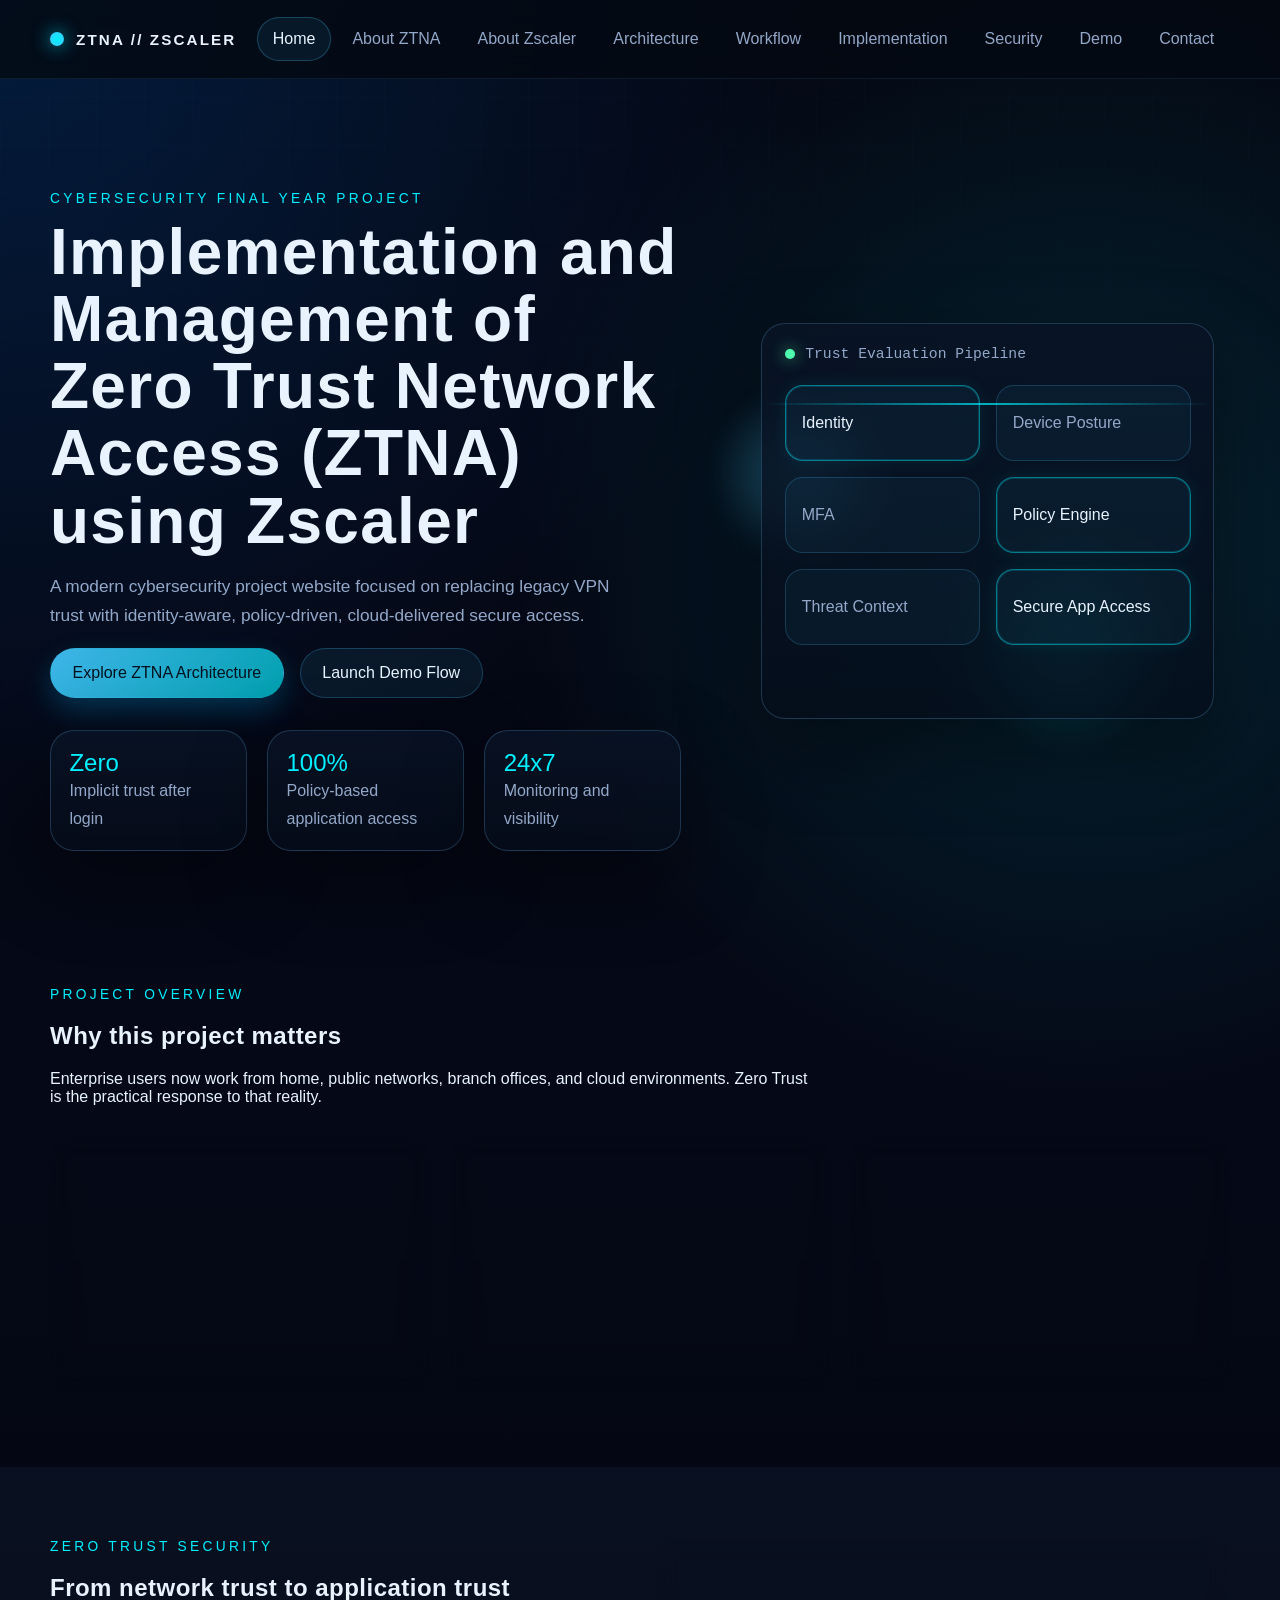
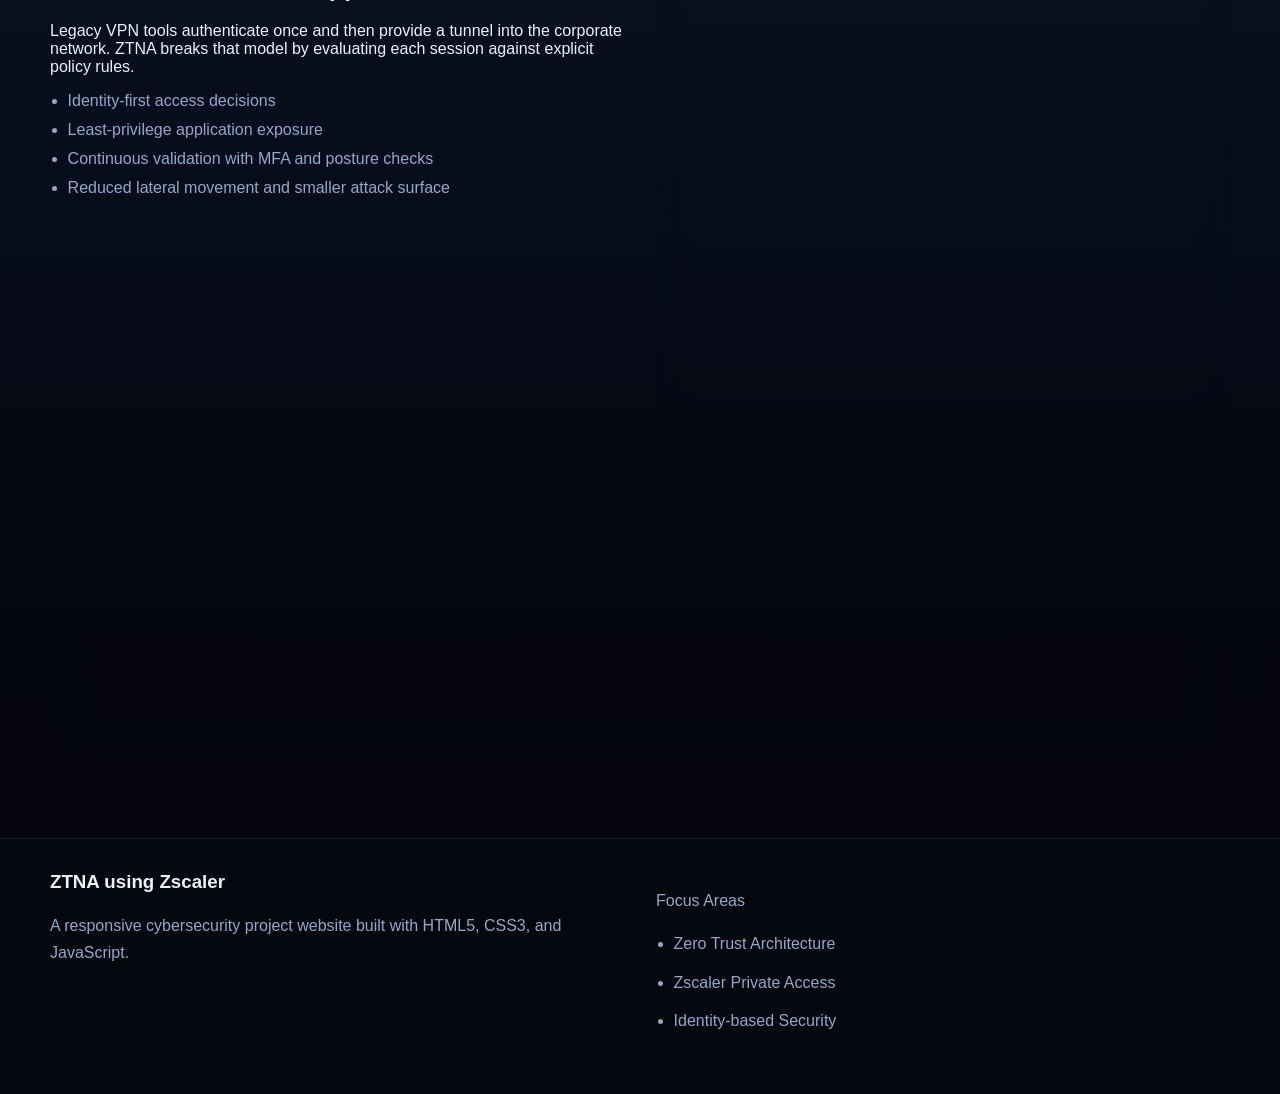
<file: index.html>
﻿<!DOCTYPE html>
<html lang="en">
<head>
    <meta charset="UTF-8">
    <meta name="viewport" content="width=device-width, initial-scale=1.0">
    <meta name="description" content="Implementation and Management of Zero Trust Network Access using Zscaler.">
    <title>ZTNA using Zscaler | Home</title>
    <style>
/* Core design tokens for the cyber-themed project website */
:root {
    --bg: #050816;
    --bg-alt: #081226;
    --bg-panel: rgba(10, 22, 43, 0.74);
    --border: rgba(109, 194, 255, 0.22);
    --line: rgba(109, 194, 255, 0.35);
    --text: #e8f3ff;
    --muted: #93a8c9;
    --accent: #45c8ff;
    --accent-strong: #00f0ff;
    --accent-soft: rgba(69, 200, 255, 0.18);
    --success: #4fffb0;
    --danger: #ff648f;
    --shadow: 0 30px 80px rgba(0, 0, 0, 0.38);
    --radius: 24px;
    --radius-sm: 16px;
    --max-width: 1180px;
    --heading-font: "Segoe UI Variable", "Bahnschrift", "Trebuchet MS", sans-serif;
    --body-font: "Segoe UI", "Verdana", sans-serif;
    --mono-font: "Consolas", "Lucida Console", monospace;
}

/* Global reset and base styles */
* {
    box-sizing: border-box;
}

html {
    scroll-behavior: smooth;
}

body {
    margin: 0;
    min-height: 100vh;
    font-family: var(--body-font);
    color: var(--text);
    background:
        radial-gradient(circle at top left, rgba(0, 122, 255, 0.18), transparent 28%),
        radial-gradient(circle at 85% 20%, rgba(0, 240, 255, 0.12), transparent 24%),
        linear-gradient(180deg, #040712 0%, #050816 42%, #03040a 100%);
    overflow-x: hidden;
}

body::before {
    content: "";
    position: fixed;
    inset: 0;
    background-image:
        linear-gradient(rgba(69, 200, 255, 0.04) 1px, transparent 1px),
        linear-gradient(90deg, rgba(69, 200, 255, 0.04) 1px, transparent 1px);
    background-size: 48px 48px;
    mask-image: linear-gradient(180deg, rgba(0, 0, 0, 0.45), transparent 90%);
    pointer-events: none;
}

a {
    color: inherit;
    text-decoration: none;
}

button,
input,
textarea,
select {
    font: inherit;
}

svg {
    width: 100%;
    height: 100%;
    fill: none;
    stroke: currentColor;
    stroke-width: 2;
    stroke-linecap: round;
    stroke-linejoin: round;
}

.container {
    width: min(100% - 2rem, var(--max-width));
    margin: 0 auto;
}

.page-main {
    padding-top: 5rem;
}

.section-shell {
    padding: 4.5rem 0;
}

.alt-shell {
    background: linear-gradient(180deg, rgba(11, 21, 39, 0.66), rgba(4, 11, 22, 0.2));
}

.cta-shell {
    padding-top: 1rem;
    padding-bottom: 5rem;
}

.section-gap {
    margin-top: 2rem;
}

.section-heading {
    max-width: 760px;
    margin-bottom: 2rem;
}

.section-heading h2,
.page-hero h1,
.hero-copy h1,
.cta-card h2 {
    font-family: var(--heading-font);
    letter-spacing: 0.02em;
}

.eyebrow {
    margin: 0 0 0.8rem;
    color: var(--accent-strong);
    font-size: 0.86rem;
    letter-spacing: 0.24em;
    text-transform: uppercase;
}

.lead {
    color: var(--muted);
    font-size: 1.08rem;
    line-height: 1.7;
    max-width: 62ch;
}

.glass-card {
    background: linear-gradient(180deg, rgba(9, 19, 37, 0.88), rgba(6, 13, 26, 0.76));
    border: 1px solid var(--border);
    box-shadow: var(--shadow);
    border-radius: var(--radius);
    backdrop-filter: blur(12px);
}

/* Navigation */
.site-header {
    position: sticky;
    top: 0;
    z-index: 50;
    background: rgba(4, 9, 18, 0.8);
    backdrop-filter: blur(14px);
    border-bottom: 1px solid rgba(109, 194, 255, 0.1);
}

.nav-shell {
    display: flex;
    align-items: center;
    justify-content: space-between;
    gap: 1rem;
    min-height: 78px;
}

.brand {
    display: inline-flex;
    align-items: center;
    gap: 0.75rem;
    font-family: var(--heading-font);
    font-weight: 700;
    letter-spacing: 0.14em;
    font-size: 0.95rem;
}

.brand-mark {
    width: 14px;
    height: 14px;
    border-radius: 50%;
    background: radial-gradient(circle, var(--accent-strong), var(--accent));
    box-shadow: 0 0 18px rgba(0, 240, 255, 0.75);
}

.site-nav {
    display: flex;
    align-items: center;
    gap: 0.35rem;
    flex-wrap: wrap;
    justify-content: flex-end;
}

.site-nav a,
.nav-toggle {
    border: 1px solid transparent;
    color: var(--muted);
    padding: 0.72rem 0.92rem;
    border-radius: 999px;
    transition: 180ms ease;
}

.site-nav a:hover,
.site-nav a.active,
.nav-toggle:hover {
    color: var(--text);
    border-color: rgba(69, 200, 255, 0.26);
    background: rgba(69, 200, 255, 0.08);
}

.nav-toggle {
    display: none;
    background: transparent;
    cursor: pointer;
}

/* Hero */
.hero-panel {
    padding: 7rem 0 4rem;
}

.hero-grid,
.split-layout,
.demo-grid,
.footer-grid {
    display: grid;
    gap: 2rem;
}

.hero-grid {
    grid-template-columns: 1.1fr 0.9fr;
    align-items: center;
}

.hero-copy h1 {
    font-size: clamp(2.4rem, 5vw, 4.8rem);
    line-height: 1.05;
    margin: 0 0 1rem;
}

.hero-actions,
.cta-actions,
.demo-actions {
    display: flex;
    gap: 1rem;
    flex-wrap: wrap;
}

.button {
    display: inline-flex;
    align-items: center;
    justify-content: center;
    min-height: 50px;
    padding: 0.85rem 1.35rem;
    border-radius: 999px;
    border: 1px solid transparent;
    cursor: pointer;
    transition: transform 180ms ease, box-shadow 180ms ease, border-color 180ms ease;
}

.button:hover {
    transform: translateY(-2px);
}

.button-primary {
    background: linear-gradient(135deg, rgba(69, 200, 255, 0.9), rgba(0, 240, 255, 0.65));
    color: #03111e;
    box-shadow: 0 12px 28px rgba(0, 179, 255, 0.24);
}

.button-secondary {
    background: rgba(69, 200, 255, 0.08);
    border-color: rgba(69, 200, 255, 0.24);
    color: var(--text);
}

.hero-stats,
.card-grid,
.status-list,
.content-stack,
.implementation-stack {
    display: grid;
    gap: 1.25rem;
}

.hero-stats {
    grid-template-columns: repeat(3, minmax(0, 1fr));
    margin-top: 2rem;
}

.stat-card {
    padding: 1.15rem;
}

.stat-value {
    display: block;
    font-size: 1.5rem;
    font-family: var(--heading-font);
    color: var(--accent-strong);
}

.stat-label,
.site-footer p,
.site-footer li,
.content-card p,
.feature-card p,
.step-card p,
.info-list span,
.status-list span {
    color: var(--muted);
    line-height: 1.7;
}

.hero-visual {
    position: relative;
    min-height: 460px;
}

.orb {
    position: absolute;
    border-radius: 50%;
    filter: blur(10px);
}

.orb-one {
    inset: 20% auto auto 0;
    width: 180px;
    height: 180px;
    background: radial-gradient(circle, rgba(69, 200, 255, 0.45), transparent 70%);
}

.orb-two {
    inset: auto 10% 0 auto;
    width: 220px;
    height: 220px;
    background: radial-gradient(circle, rgba(0, 240, 255, 0.26), transparent 72%);
}

.control-panel {
    position: absolute;
    inset: 2rem 1rem 2rem 3rem;
    padding: 1.4rem;
    overflow: hidden;
}

.panel-topline {
    display: flex;
    align-items: center;
    gap: 0.65rem;
    color: var(--muted);
    font-family: var(--mono-font);
    font-size: 0.92rem;
    margin-bottom: 1.4rem;
}

.status-dot {
    width: 10px;
    height: 10px;
    border-radius: 50%;
    background: var(--success);
    box-shadow: 0 0 16px rgba(79, 255, 176, 0.72);
}

.signal-grid {
    display: grid;
    grid-template-columns: repeat(2, minmax(0, 1fr));
    gap: 1rem;
}

.signal-node,
.mini-card,
.demo-node,
.arch-node,
.workflow-step,
.step-card,
.content-card,
.feature-card,
.system-status,
.demo-console {
    position: relative;
    overflow: hidden;
}

.signal-node {
    padding: 1rem;
    border-radius: 18px;
    border: 1px solid rgba(69, 200, 255, 0.2);
    background: rgba(69, 200, 255, 0.05);
    color: var(--muted);
    min-height: 76px;
    display: flex;
    align-items: center;
}

.signal-node.active-node {
    color: var(--text);
    border-color: rgba(0, 240, 255, 0.45);
    box-shadow: inset 0 0 0 1px rgba(0, 240, 255, 0.16), 0 0 18px rgba(0, 240, 255, 0.08);
}

.scanline {
    position: absolute;
    left: 0;
    right: 0;
    top: 20%;
    height: 2px;
    background: linear-gradient(90deg, transparent, rgba(0, 240, 255, 0.7), transparent);
    animation: scan 4.8s linear infinite;
}

/* Layout grids */
.three-up {
    grid-template-columns: repeat(3, minmax(0, 1fr));
}

.two-up,
.split-layout,
.demo-grid,
.footer-grid {
    grid-template-columns: repeat(2, minmax(0, 1fr));
}

.four-up {
    grid-template-columns: repeat(4, minmax(0, 1fr));
}

.architecture-grid {
    grid-template-columns: repeat(5, minmax(0, 1fr));
    margin-top: 1.5rem;
}

.align-start {
    align-items: start;
}

.feature-card,
.content-card,
.step-card,
.system-status,
.demo-console,
.cta-card,
.timeline-panel,
.diagram-card,
.workflow-track {
    padding: 1.4rem;
}

.feature-icon {
    width: 56px;
    height: 56px;
    display: inline-flex;
    align-items: center;
    justify-content: center;
    margin-bottom: 1rem;
    color: var(--accent-strong);
    border-radius: 16px;
    background: rgba(69, 200, 255, 0.08);
    border: 1px solid rgba(69, 200, 255, 0.24);
}

.small-icon {
    width: 52px;
    height: 52px;
}

.key-points,
.site-footer ul,
.demo-log {
    margin: 1rem 0 0;
    padding-left: 1.1rem;
}

.key-points li,
.site-footer li,
.demo-log li {
    margin-bottom: 0.7rem;
    color: var(--muted);
}

.compact-points {
    margin-top: 0.6rem;
}

.comparison-grid,
.info-list {
    display: grid;
    gap: 1rem;
}

.mini-card {
    padding: 1rem;
    border-radius: var(--radius-sm);
    border: 1px solid rgba(69, 200, 255, 0.16);
    background: rgba(69, 200, 255, 0.05);
}

/* Timeline section */
.timeline-panel {
    display: grid;
    gap: 1rem;
}

.timeline-step {
    display: flex;
    gap: 1rem;
    align-items: start;
    padding: 1rem;
    border-radius: var(--radius-sm);
    background: rgba(69, 200, 255, 0.05);
    border: 1px solid rgba(69, 200, 255, 0.14);
}

.timeline-step span,
.step-number,
.workflow-step span {
    flex: 0 0 auto;
    display: inline-flex;
    align-items: center;
    justify-content: center;
    width: 42px;
    height: 42px;
    border-radius: 50%;
    color: #02131f;
    background: linear-gradient(135deg, var(--accent), var(--accent-strong));
    font-weight: 700;
}

.cta-card {
    display: flex;
    align-items: center;
    justify-content: space-between;
    gap: 1rem;
}

/* Page hero */
.page-hero {
    padding: 6rem 0 1.5rem;
}

.narrow-hero h1 {
    margin: 0 0 1rem;
    font-size: clamp(2rem, 4vw, 3.4rem);
}

/* Architecture diagram */
.diagram-stage {
    position: relative;
    min-height: 420px;
    border-radius: calc(var(--radius) - 8px);
    border: 1px solid rgba(69, 200, 255, 0.14);
    background:
        linear-gradient(180deg, rgba(2, 10, 20, 0.8), rgba(4, 12, 26, 0.72)),
        radial-gradient(circle at 20% 20%, rgba(0, 240, 255, 0.09), transparent 24%);
}

.arch-node {
    position: absolute;
    min-width: 180px;
    padding: 0.95rem 1rem;
    text-align: center;
    border-radius: 18px;
    border: 1px solid rgba(69, 200, 255, 0.24);
    background: rgba(69, 200, 255, 0.08);
    color: var(--text);
    box-shadow: 0 16px 32px rgba(0, 0, 0, 0.28);
}

.node-user {
    top: 50px;
    left: 40px;
}

.node-idp {
    top: 190px;
    left: 40px;
}

.node-zscaler {
    top: 120px;
    left: calc(50% - 90px);
}

.node-policy {
    top: 120px;
    right: 90px;
}

.node-app {
    bottom: 60px;
    right: 90px;
}

.arch-line {
    position: absolute;
    background: linear-gradient(90deg, rgba(69, 200, 255, 0.18), rgba(69, 200, 255, 0.7), rgba(69, 200, 255, 0.18));
    box-shadow: 0 0 18px rgba(69, 200, 255, 0.25);
}

.line-u-z {
    top: 137px;
    left: 220px;
    width: 250px;
    height: 2px;
}

.line-idp-z {
    top: 255px;
    left: 220px;
    width: 250px;
    height: 2px;
}

.line-z-p {
    top: 138px;
    left: calc(50% + 92px);
    width: 150px;
    height: 2px;
}

.line-p-a {
    top: 212px;
    right: 176px;
    width: 2px;
    height: 104px;
    background: linear-gradient(180deg, rgba(69, 200, 255, 0.18), rgba(69, 200, 255, 0.72), rgba(69, 200, 255, 0.18));
}

/* Workflow */
.workflow-track {
    display: grid;
    grid-template-columns: repeat(9, minmax(0, 1fr));
    align-items: center;
    gap: 0.8rem;
}

.workflow-step {
    min-height: 206px;
    padding: 1rem;
    border-radius: var(--radius-sm);
    border: 1px solid rgba(69, 200, 255, 0.18);
    background: rgba(69, 200, 255, 0.06);
}

.workflow-arrow {
    height: 2px;
    border-radius: 999px;
    background: linear-gradient(90deg, rgba(69, 200, 255, 0.15), rgba(0, 240, 255, 0.8), rgba(69, 200, 255, 0.15));
}

/* Implementation */
.implementation-stack {
    grid-template-columns: repeat(2, minmax(0, 1fr));
}

.step-card {
    min-height: 220px;
}

.step-number {
    margin-bottom: 1rem;
}

/* Status and information panels */
.status-list div,
.info-list div {
    display: flex;
    flex-direction: column;
    gap: 0.35rem;
    padding: 0.95rem 0;
    border-bottom: 1px solid rgba(69, 200, 255, 0.12);
}

.status-list div:last-child,
.info-list div:last-child {
    border-bottom: 0;
}

.status-list strong,
.info-list strong {
    color: var(--text);
    font-weight: 600;
}

/* Demo */
.demo-stage {
    display: grid;
    grid-template-columns: repeat(9, minmax(0, 1fr));
    align-items: center;
    gap: 0.8rem;
    padding: 1.5rem;
}

.demo-node {
    min-height: 110px;
    display: flex;
    align-items: center;
    justify-content: center;
    text-align: center;
    padding: 0.8rem;
    border-radius: 20px;
    border: 1px solid rgba(69, 200, 255, 0.18);
    background: rgba(69, 200, 255, 0.05);
    color: var(--muted);
    transition: transform 180ms ease, border-color 180ms ease, box-shadow 180ms ease, color 180ms ease;
}

.demo-node.active {
    color: var(--text);
    border-color: rgba(0, 240, 255, 0.5);
    box-shadow: 0 0 22px rgba(0, 240, 255, 0.16);
    transform: translateY(-4px);
}

.demo-node.complete {
    color: var(--text);
    border-color: rgba(79, 255, 176, 0.48);
    box-shadow: 0 0 22px rgba(79, 255, 176, 0.16);
}

.demo-connector {
    height: 2px;
    border-radius: 999px;
    background: linear-gradient(90deg, rgba(69, 200, 255, 0.12), rgba(69, 200, 255, 0.75), rgba(69, 200, 255, 0.12));
}

.demo-console h2,
.content-card h2,
.feature-card h3,
.workflow-step h3,
.step-card h2,
.site-footer h3,
.timeline-step h3 {
    margin-top: 0;
}

.demo-log {
    max-height: 220px;
    overflow: auto;
}

/* Footer */
.site-footer {
    padding: 2rem 0 3rem;
    border-top: 1px solid rgba(109, 194, 255, 0.1);
    background: rgba(4, 8, 14, 0.82);
}

/* Motion */
.reveal {
    opacity: 0;
    transform: translateY(26px);
    transition: opacity 700ms ease, transform 700ms ease;
}

.reveal.is-visible {
    opacity: 1;
    transform: translateY(0);
}

.reveal-delay-1 {
    transition-delay: 110ms;
}

.reveal-delay-2 {
    transition-delay: 220ms;
}

.feature-card:hover,
.content-card:hover,
.step-card:hover,
.mini-card:hover,
.workflow-step:hover,
.arch-node:hover {
    transform: translateY(-6px);
    border-color: rgba(0, 240, 255, 0.28);
}

.feature-card,
.content-card,
.step-card,
.mini-card,
.workflow-step,
.arch-node {
    transition: transform 180ms ease, border-color 180ms ease, box-shadow 180ms ease;
}

@keyframes scan {
    0% {
        transform: translateY(0);
    }
    50% {
        transform: translateY(220px);
    }
    100% {
        transform: translateY(0);
    }
}

/* Responsive rules */
@media (max-width: 1100px) {
    .architecture-grid,
    .four-up,
    .three-up {
        grid-template-columns: repeat(2, minmax(0, 1fr));
    }

    .workflow-track,
    .demo-stage {
        grid-template-columns: 1fr;
    }

    .workflow-arrow,
    .demo-connector {
        width: 2px;
        height: 28px;
        justify-self: center;
        background: linear-gradient(180deg, rgba(69, 200, 255, 0.15), rgba(0, 240, 255, 0.8), rgba(69, 200, 255, 0.15));
    }

    .node-policy,
    .node-app {
        right: 40px;
    }
}

@media (max-width: 900px) {
    .hero-grid,
    .split-layout,
    .two-up,
    .demo-grid,
    .footer-grid,
    .implementation-stack,
    .hero-stats,
    .architecture-grid {
        grid-template-columns: 1fr;
    }

    .site-nav {
        position: absolute;
        top: calc(100% + 0.75rem);
        left: 1rem;
        right: 1rem;
        display: none;
        flex-direction: column;
        align-items: stretch;
        padding: 0.8rem;
        background: rgba(3, 8, 15, 0.96);
        border: 1px solid rgba(69, 200, 255, 0.18);
        border-radius: 24px;
        box-shadow: var(--shadow);
    }

    .site-nav.open {
        display: flex;
    }

    .nav-toggle {
        display: inline-flex;
    }

    .hero-panel {
        padding-top: 5rem;
    }

    .hero-visual {
        min-height: 360px;
    }

    .control-panel {
        inset: 1rem;
    }

    .diagram-stage {
        min-height: 620px;
    }

    .arch-node {
        min-width: 150px;
    }

    .node-user {
        top: 36px;
        left: 28px;
    }

    .node-idp {
        top: 144px;
        left: 28px;
    }

    .node-zscaler {
        top: 274px;
        left: 28px;
    }

    .node-policy {
        top: 392px;
        left: 28px;
    }

    .node-app {
        top: 510px;
        left: 28px;
        right: auto;
    }

    .line-u-z,
    .line-idp-z,
    .line-z-p,
    .line-p-a {
        width: 2px;
        left: 116px;
        background: linear-gradient(180deg, rgba(69, 200, 255, 0.18), rgba(69, 200, 255, 0.72), rgba(69, 200, 255, 0.18));
    }

    .line-u-z {
        top: 98px;
        height: 80px;
    }

    .line-idp-z {
        top: 208px;
        height: 84px;
    }

    .line-z-p {
        top: 330px;
        height: 78px;
    }

    .line-p-a {
        top: 450px;
        height: 76px;
    }
}

@media (max-width: 640px) {
    .container {
        width: min(100% - 1.2rem, var(--max-width));
    }

    .feature-card,
    .content-card,
    .step-card,
    .system-status,
    .demo-console,
    .cta-card,
    .timeline-panel,
    .diagram-card,
    .workflow-track {
        padding: 1.1rem;
    }

    .hero-copy h1 {
        font-size: 2.4rem;
    }

    .button,
    .site-nav a,
    .nav-toggle {
        width: 100%;
    }

    .cta-card {
        flex-direction: column;
        align-items: stretch;
    }

    .signal-grid,
    .three-up,
    .four-up {
        grid-template-columns: 1fr;
    }
}
    </style>
</head>
<body>
    <!-- Shared site header -->
    <header class="site-header">
        <div class="container nav-shell">
            <a class="brand" href="index.html">
                <span class="brand-mark"></span>
                <span class="brand-text">ZTNA // ZSCALER</span>
            </a>
            <button class="nav-toggle" type="button" aria-label="Toggle navigation" aria-expanded="false">Menu</button>
            <nav class="site-nav">
                <a class="active" href="index.html">Home</a>
                <a href="about.html">About ZTNA</a>
                <a href="zscaler.html">About Zscaler</a>
                <a href="architecture.html">Architecture</a>
                <a href="workflow.html">Workflow</a>
                <a href="implementation.html">Implementation</a>
                <a href="security.html">Security</a>
                <a href="demo.html">Demo</a>
                <a href="contact.html">Contact</a>
            </nav>
        </div>
    </header>

    <main>
        <!-- Hero section -->
        <section class="hero-panel">
            <div class="container hero-grid">
                <div class="hero-copy reveal">
                    <p class="eyebrow">Cybersecurity Final Year Project</p>
                    <h1>Implementation and Management of Zero Trust Network Access (ZTNA) using Zscaler</h1>
                    <p class="lead">
                        A modern cybersecurity project website focused on replacing legacy VPN trust with identity-aware,
                        policy-driven, cloud-delivered secure access.
                    </p>
                    <div class="hero-actions">
                        <a class="button button-primary" href="architecture.html">Explore ZTNA Architecture</a>
                        <a class="button button-secondary" href="demo.html">Launch Demo Flow</a>
                    </div>
                    <div class="hero-stats">
                        <article class="stat-card glass-card">
                            <span class="stat-value">Zero</span>
                            <span class="stat-label">Implicit trust after login</span>
                        </article>
                        <article class="stat-card glass-card">
                            <span class="stat-value">100%</span>
                            <span class="stat-label">Policy-based application access</span>
                        </article>
                        <article class="stat-card glass-card">
                            <span class="stat-value">24x7</span>
                            <span class="stat-label">Monitoring and visibility</span>
                        </article>
                    </div>
                </div>
                <div class="hero-visual reveal reveal-delay-1">
                    <div class="orb orb-one"></div>
                    <div class="orb orb-two"></div>
                    <div class="control-panel glass-card">
                        <div class="panel-topline">
                            <span class="status-dot"></span>
                            <span>Trust Evaluation Pipeline</span>
                        </div>
                        <div class="signal-grid">
                            <div class="signal-node active-node">Identity</div>
                            <div class="signal-node">Device Posture</div>
                            <div class="signal-node">MFA</div>
                            <div class="signal-node active-node">Policy Engine</div>
                            <div class="signal-node">Threat Context</div>
                            <div class="signal-node active-node">Secure App Access</div>
                        </div>
                        <div class="scanline"></div>
                    </div>
                </div>
            </div>
        </section>

        <!-- Overview cards -->
        <section class="section-shell">
            <div class="container">
                <div class="section-heading reveal">
                    <p class="eyebrow">Project Overview</p>
                    <h2>Why this project matters</h2>
                    <p>
                        Enterprise users now work from home, public networks, branch offices, and cloud environments.
                        Zero Trust is the practical response to that reality.
                    </p>
                </div>
                <div class="card-grid three-up">
                    <article class="feature-card glass-card reveal">
                        <div class="feature-icon">
                            <svg viewBox="0 0 64 64" aria-hidden="true">
                                <path d="M32 6 14 13v15c0 13 7.6 24.8 18 30 10.4-5.2 18-17 18-30V13L32 6Z"></path>
                                <path d="M23 32h18"></path>
                                <path d="M32 23v18"></path>
                            </svg>
                        </div>
                        <h3>Zero Trust Model</h3>
                        <p>
                            Every access request is verified using identity, device state, policy, and context before any application session is created.
                        </p>
                    </article>
                    <article class="feature-card glass-card reveal reveal-delay-1">
                        <div class="feature-icon">
                            <svg viewBox="0 0 64 64" aria-hidden="true">
                                <path d="M14 32c0-10 8-18 18-18h18"></path>
                                <path d="M14 32c0 10 8 18 18 18h18"></path>
                                <path d="M40 14l10 0 0 10"></path>
                                <path d="M50 40l0 10-10 0"></path>
                            </svg>
                        </div>
                        <h3>Zscaler as Broker</h3>
                        <p>
                            Zscaler Private Access connects users only to approved applications instead of placing them on the whole internal network.
                        </p>
                    </article>
                    <article class="feature-card glass-card reveal reveal-delay-2">
                        <div class="feature-icon">
                            <svg viewBox="0 0 64 64" aria-hidden="true">
                                <rect x="14" y="16" width="36" height="32" rx="6"></rect>
                                <path d="M24 28h16"></path>
                                <path d="M24 36h10"></path>
                            </svg>
                        </div>
                        <h3>Operational Visibility</h3>
                        <p>
                            Security teams can inspect access decisions, policy hits, and user activity through a centralized control plane.
                        </p>
                    </article>
                </div>
            </div>
        </section>

        <!-- Trust path section -->
        <section class="section-shell alt-shell">
            <div class="container split-layout">
                <div class="section-heading reveal">
                    <p class="eyebrow">Zero Trust Security</p>
                    <h2>From network trust to application trust</h2>
                    <p>
                        Legacy VPN tools authenticate once and then provide a tunnel into the corporate network. ZTNA breaks that model by evaluating each session against explicit policy rules.
                    </p>
                    <ul class="key-points">
                        <li>Identity-first access decisions</li>
                        <li>Least-privilege application exposure</li>
                        <li>Continuous validation with MFA and posture checks</li>
                        <li>Reduced lateral movement and smaller attack surface</li>
                    </ul>
                </div>
                <div class="timeline-panel glass-card reveal reveal-delay-1">
                    <div class="timeline-step">
                        <span>01</span>
                        <div>
                            <h3>User requests access</h3>
                            <p>The endpoint initiates an application session through the Zscaler Client Connector.</p>
                        </div>
                    </div>
                    <div class="timeline-step">
                        <span>02</span>
                        <div>
                            <h3>Identity and MFA verified</h3>
                            <p>Azure AD or Okta confirms the user and applies multi-factor authentication.</p>
                        </div>
                    </div>
                    <div class="timeline-step">
                        <span>03</span>
                        <div>
                            <h3>Policy engine evaluates context</h3>
                            <p>Role, posture, device trust, and application sensitivity are checked.</p>
                        </div>
                    </div>
                    <div class="timeline-step">
                        <span>04</span>
                        <div>
                            <h3>Brokered application access</h3>
                            <p>A secure session is created only for the approved private application.</p>
                        </div>
                    </div>
                </div>
            </div>
        </section>

        <!-- Call to action -->
        <section class="section-shell cta-shell">
            <div class="container">
                <div class="cta-card glass-card reveal">
                    <div>
                        <p class="eyebrow">Continue the project tour</p>
                        <h2>Inspect the architecture, workflow, and live simulation</h2>
                    </div>
                    <div class="cta-actions">
                        <a class="button button-primary" href="workflow.html">View Workflow</a>
                        <a class="button button-secondary" href="security.html">Security Features</a>
                    </div>
                </div>
            </div>
        </section>
    </main>

    <!-- Shared site footer -->
    <footer class="site-footer">
        <div class="container footer-grid">
            <div>
                <h3>ZTNA using Zscaler</h3>
                <p>A responsive cybersecurity project website built with HTML5, CSS3, and JavaScript.</p>
            </div>
            <div>
                <p>Focus Areas</p>
                <ul>
                    <li>Zero Trust Architecture</li>
                    <li>Zscaler Private Access</li>
                    <li>Identity-based Security</li>
                </ul>
            </div>
        </div>
    </footer>

    <script>
// Shared site interactions: mobile navigation, reveal animations, and the demo simulation.
document.addEventListener("DOMContentLoaded", () => {
    const navToggle = document.querySelector(".nav-toggle");
    const siteNav = document.querySelector(".site-nav");

    if (navToggle && siteNav) {
        navToggle.addEventListener("click", () => {
            const isOpen = siteNav.classList.toggle("open");
            navToggle.setAttribute("aria-expanded", String(isOpen));
        });
    }

    const revealItems = document.querySelectorAll(".reveal");

    if ("IntersectionObserver" in window && revealItems.length > 0) {
        const observer = new IntersectionObserver(
            (entries) => {
                entries.forEach((entry) => {
                    if (entry.isIntersecting) {
                        entry.target.classList.add("is-visible");
                        observer.unobserve(entry.target);
                    }
                });
            },
            {
                threshold: 0.18,
            }
        );

        revealItems.forEach((item) => observer.observe(item));
    } else {
        revealItems.forEach((item) => item.classList.add("is-visible"));
    }

    // Demo page simulation logic.
    const runButton = document.getElementById("runSimulation");
    const resetButton = document.getElementById("resetSimulation");
    const demoStatus = document.getElementById("demoStatus");
    const demoLog = document.getElementById("demoLog");
    const demoNodes = Array.from(document.querySelectorAll(".demo-node"));

    const simulationSteps = [
        "User access request received from the endpoint.",
        "Identity Provider validates the user and applies MFA.",
        "Policy Engine checks role, device posture, and session context.",
        "Zscaler brokers a secure path to the approved private application.",
        "Application access granted with least-privilege scope.",
    ];

    let simulationRunning = false;

    const appendLog = (message) => {
        if (!demoLog) {
            return;
        }

        const item = document.createElement("li");
        item.textContent = message;
        demoLog.appendChild(item);
    };

    const resetSimulation = () => {
        demoNodes.forEach((node) => {
            node.classList.remove("active", "complete");
        });

        if (demoLog) {
            demoLog.innerHTML = "";
            appendLog("Waiting for a user access request.");
        }

        if (demoStatus) {
            demoStatus.textContent = "Ready to validate the session.";
        }

        simulationRunning = false;
    };

    const runSimulation = async () => {
        if (simulationRunning || demoNodes.length === 0) {
            return;
        }

        simulationRunning = true;
        resetSimulation();
        simulationRunning = true;

        for (const [index, message] of simulationSteps.entries()) {
            const currentNode = demoNodes[index];

            if (currentNode) {
                currentNode.classList.add("active");
            }

            if (demoStatus) {
                demoStatus.textContent = message;
            }

            appendLog(message);
            await new Promise((resolve) => window.setTimeout(resolve, 900));

            if (currentNode) {
                currentNode.classList.remove("active");
                currentNode.classList.add("complete");
            }
        }

        if (demoStatus) {
            demoStatus.textContent = "Simulation complete. The private application is available through brokered Zero Trust access.";
        }

        appendLog("Session completed with monitoring and audit visibility enabled.");
        simulationRunning = false;
    };

    if (runButton) {
        runButton.addEventListener("click", runSimulation);
    }

    if (resetButton) {
        resetButton.addEventListener("click", resetSimulation);
    }
});
    </script>
</body>
</html>
</file>
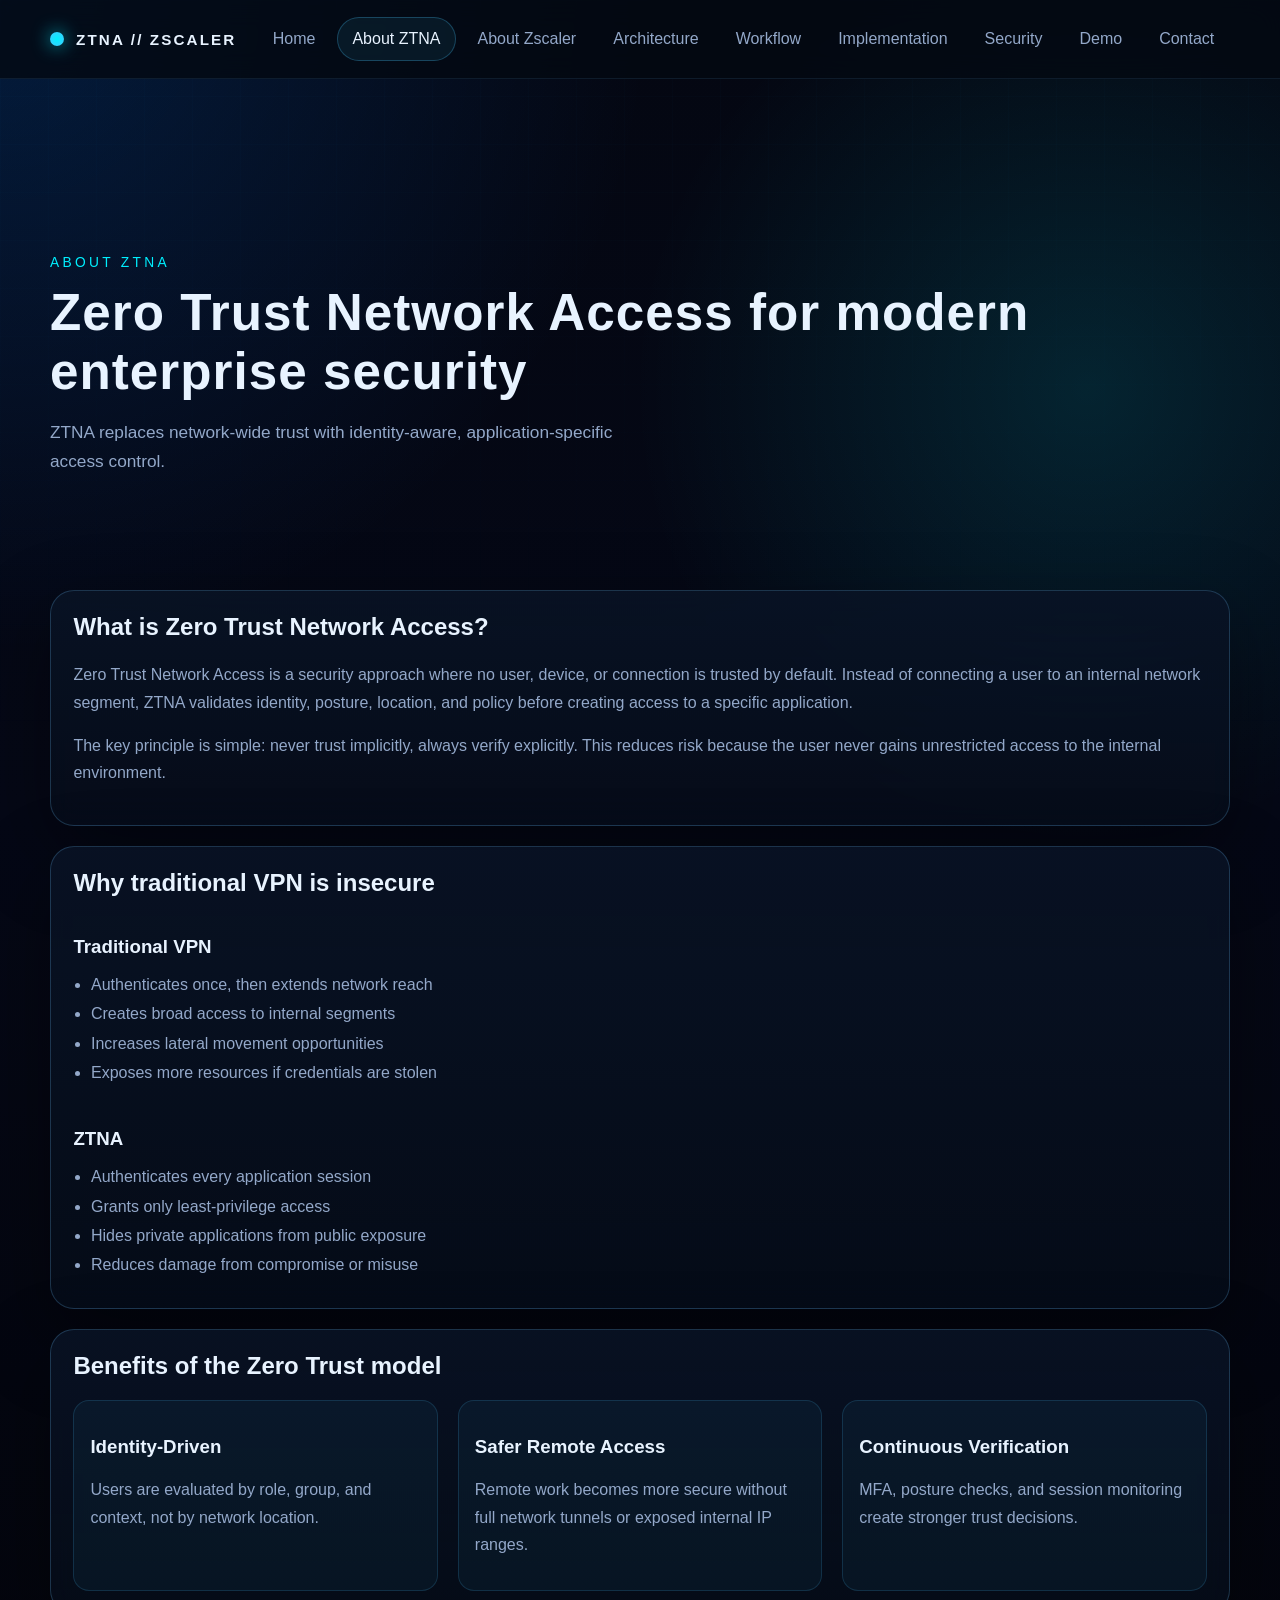
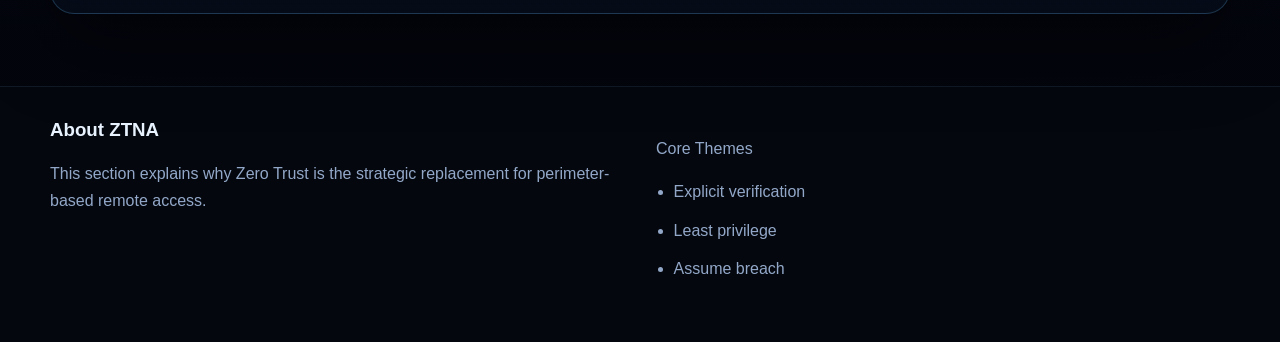
<file: about.html>
﻿<!DOCTYPE html>
<html lang="en">
<head>
    <meta charset="UTF-8">
    <meta name="viewport" content="width=device-width, initial-scale=1.0">
    <meta name="description" content="About Zero Trust Network Access and why it replaces legacy VPN security.">
    <title>ZTNA using Zscaler | About ZTNA</title>
    <style>
/* Core design tokens for the cyber-themed project website */
:root {
    --bg: #050816;
    --bg-alt: #081226;
    --bg-panel: rgba(10, 22, 43, 0.74);
    --border: rgba(109, 194, 255, 0.22);
    --line: rgba(109, 194, 255, 0.35);
    --text: #e8f3ff;
    --muted: #93a8c9;
    --accent: #45c8ff;
    --accent-strong: #00f0ff;
    --accent-soft: rgba(69, 200, 255, 0.18);
    --success: #4fffb0;
    --danger: #ff648f;
    --shadow: 0 30px 80px rgba(0, 0, 0, 0.38);
    --radius: 24px;
    --radius-sm: 16px;
    --max-width: 1180px;
    --heading-font: "Segoe UI Variable", "Bahnschrift", "Trebuchet MS", sans-serif;
    --body-font: "Segoe UI", "Verdana", sans-serif;
    --mono-font: "Consolas", "Lucida Console", monospace;
}

/* Global reset and base styles */
* {
    box-sizing: border-box;
}

html {
    scroll-behavior: smooth;
}

body {
    margin: 0;
    min-height: 100vh;
    font-family: var(--body-font);
    color: var(--text);
    background:
        radial-gradient(circle at top left, rgba(0, 122, 255, 0.18), transparent 28%),
        radial-gradient(circle at 85% 20%, rgba(0, 240, 255, 0.12), transparent 24%),
        linear-gradient(180deg, #040712 0%, #050816 42%, #03040a 100%);
    overflow-x: hidden;
}

body::before {
    content: "";
    position: fixed;
    inset: 0;
    background-image:
        linear-gradient(rgba(69, 200, 255, 0.04) 1px, transparent 1px),
        linear-gradient(90deg, rgba(69, 200, 255, 0.04) 1px, transparent 1px);
    background-size: 48px 48px;
    mask-image: linear-gradient(180deg, rgba(0, 0, 0, 0.45), transparent 90%);
    pointer-events: none;
}

a {
    color: inherit;
    text-decoration: none;
}

button,
input,
textarea,
select {
    font: inherit;
}

svg {
    width: 100%;
    height: 100%;
    fill: none;
    stroke: currentColor;
    stroke-width: 2;
    stroke-linecap: round;
    stroke-linejoin: round;
}

.container {
    width: min(100% - 2rem, var(--max-width));
    margin: 0 auto;
}

.page-main {
    padding-top: 5rem;
}

.section-shell {
    padding: 4.5rem 0;
}

.alt-shell {
    background: linear-gradient(180deg, rgba(11, 21, 39, 0.66), rgba(4, 11, 22, 0.2));
}

.cta-shell {
    padding-top: 1rem;
    padding-bottom: 5rem;
}

.section-gap {
    margin-top: 2rem;
}

.section-heading {
    max-width: 760px;
    margin-bottom: 2rem;
}

.section-heading h2,
.page-hero h1,
.hero-copy h1,
.cta-card h2 {
    font-family: var(--heading-font);
    letter-spacing: 0.02em;
}

.eyebrow {
    margin: 0 0 0.8rem;
    color: var(--accent-strong);
    font-size: 0.86rem;
    letter-spacing: 0.24em;
    text-transform: uppercase;
}

.lead {
    color: var(--muted);
    font-size: 1.08rem;
    line-height: 1.7;
    max-width: 62ch;
}

.glass-card {
    background: linear-gradient(180deg, rgba(9, 19, 37, 0.88), rgba(6, 13, 26, 0.76));
    border: 1px solid var(--border);
    box-shadow: var(--shadow);
    border-radius: var(--radius);
    backdrop-filter: blur(12px);
}

/* Navigation */
.site-header {
    position: sticky;
    top: 0;
    z-index: 50;
    background: rgba(4, 9, 18, 0.8);
    backdrop-filter: blur(14px);
    border-bottom: 1px solid rgba(109, 194, 255, 0.1);
}

.nav-shell {
    display: flex;
    align-items: center;
    justify-content: space-between;
    gap: 1rem;
    min-height: 78px;
}

.brand {
    display: inline-flex;
    align-items: center;
    gap: 0.75rem;
    font-family: var(--heading-font);
    font-weight: 700;
    letter-spacing: 0.14em;
    font-size: 0.95rem;
}

.brand-mark {
    width: 14px;
    height: 14px;
    border-radius: 50%;
    background: radial-gradient(circle, var(--accent-strong), var(--accent));
    box-shadow: 0 0 18px rgba(0, 240, 255, 0.75);
}

.site-nav {
    display: flex;
    align-items: center;
    gap: 0.35rem;
    flex-wrap: wrap;
    justify-content: flex-end;
}

.site-nav a,
.nav-toggle {
    border: 1px solid transparent;
    color: var(--muted);
    padding: 0.72rem 0.92rem;
    border-radius: 999px;
    transition: 180ms ease;
}

.site-nav a:hover,
.site-nav a.active,
.nav-toggle:hover {
    color: var(--text);
    border-color: rgba(69, 200, 255, 0.26);
    background: rgba(69, 200, 255, 0.08);
}

.nav-toggle {
    display: none;
    background: transparent;
    cursor: pointer;
}

/* Hero */
.hero-panel {
    padding: 7rem 0 4rem;
}

.hero-grid,
.split-layout,
.demo-grid,
.footer-grid {
    display: grid;
    gap: 2rem;
}

.hero-grid {
    grid-template-columns: 1.1fr 0.9fr;
    align-items: center;
}

.hero-copy h1 {
    font-size: clamp(2.4rem, 5vw, 4.8rem);
    line-height: 1.05;
    margin: 0 0 1rem;
}

.hero-actions,
.cta-actions,
.demo-actions {
    display: flex;
    gap: 1rem;
    flex-wrap: wrap;
}

.button {
    display: inline-flex;
    align-items: center;
    justify-content: center;
    min-height: 50px;
    padding: 0.85rem 1.35rem;
    border-radius: 999px;
    border: 1px solid transparent;
    cursor: pointer;
    transition: transform 180ms ease, box-shadow 180ms ease, border-color 180ms ease;
}

.button:hover {
    transform: translateY(-2px);
}

.button-primary {
    background: linear-gradient(135deg, rgba(69, 200, 255, 0.9), rgba(0, 240, 255, 0.65));
    color: #03111e;
    box-shadow: 0 12px 28px rgba(0, 179, 255, 0.24);
}

.button-secondary {
    background: rgba(69, 200, 255, 0.08);
    border-color: rgba(69, 200, 255, 0.24);
    color: var(--text);
}

.hero-stats,
.card-grid,
.status-list,
.content-stack,
.implementation-stack {
    display: grid;
    gap: 1.25rem;
}

.hero-stats {
    grid-template-columns: repeat(3, minmax(0, 1fr));
    margin-top: 2rem;
}

.stat-card {
    padding: 1.15rem;
}

.stat-value {
    display: block;
    font-size: 1.5rem;
    font-family: var(--heading-font);
    color: var(--accent-strong);
}

.stat-label,
.site-footer p,
.site-footer li,
.content-card p,
.feature-card p,
.step-card p,
.info-list span,
.status-list span {
    color: var(--muted);
    line-height: 1.7;
}

.hero-visual {
    position: relative;
    min-height: 460px;
}

.orb {
    position: absolute;
    border-radius: 50%;
    filter: blur(10px);
}

.orb-one {
    inset: 20% auto auto 0;
    width: 180px;
    height: 180px;
    background: radial-gradient(circle, rgba(69, 200, 255, 0.45), transparent 70%);
}

.orb-two {
    inset: auto 10% 0 auto;
    width: 220px;
    height: 220px;
    background: radial-gradient(circle, rgba(0, 240, 255, 0.26), transparent 72%);
}

.control-panel {
    position: absolute;
    inset: 2rem 1rem 2rem 3rem;
    padding: 1.4rem;
    overflow: hidden;
}

.panel-topline {
    display: flex;
    align-items: center;
    gap: 0.65rem;
    color: var(--muted);
    font-family: var(--mono-font);
    font-size: 0.92rem;
    margin-bottom: 1.4rem;
}

.status-dot {
    width: 10px;
    height: 10px;
    border-radius: 50%;
    background: var(--success);
    box-shadow: 0 0 16px rgba(79, 255, 176, 0.72);
}

.signal-grid {
    display: grid;
    grid-template-columns: repeat(2, minmax(0, 1fr));
    gap: 1rem;
}

.signal-node,
.mini-card,
.demo-node,
.arch-node,
.workflow-step,
.step-card,
.content-card,
.feature-card,
.system-status,
.demo-console {
    position: relative;
    overflow: hidden;
}

.signal-node {
    padding: 1rem;
    border-radius: 18px;
    border: 1px solid rgba(69, 200, 255, 0.2);
    background: rgba(69, 200, 255, 0.05);
    color: var(--muted);
    min-height: 76px;
    display: flex;
    align-items: center;
}

.signal-node.active-node {
    color: var(--text);
    border-color: rgba(0, 240, 255, 0.45);
    box-shadow: inset 0 0 0 1px rgba(0, 240, 255, 0.16), 0 0 18px rgba(0, 240, 255, 0.08);
}

.scanline {
    position: absolute;
    left: 0;
    right: 0;
    top: 20%;
    height: 2px;
    background: linear-gradient(90deg, transparent, rgba(0, 240, 255, 0.7), transparent);
    animation: scan 4.8s linear infinite;
}

/* Layout grids */
.three-up {
    grid-template-columns: repeat(3, minmax(0, 1fr));
}

.two-up,
.split-layout,
.demo-grid,
.footer-grid {
    grid-template-columns: repeat(2, minmax(0, 1fr));
}

.four-up {
    grid-template-columns: repeat(4, minmax(0, 1fr));
}

.architecture-grid {
    grid-template-columns: repeat(5, minmax(0, 1fr));
    margin-top: 1.5rem;
}

.align-start {
    align-items: start;
}

.feature-card,
.content-card,
.step-card,
.system-status,
.demo-console,
.cta-card,
.timeline-panel,
.diagram-card,
.workflow-track {
    padding: 1.4rem;
}

.feature-icon {
    width: 56px;
    height: 56px;
    display: inline-flex;
    align-items: center;
    justify-content: center;
    margin-bottom: 1rem;
    color: var(--accent-strong);
    border-radius: 16px;
    background: rgba(69, 200, 255, 0.08);
    border: 1px solid rgba(69, 200, 255, 0.24);
}

.small-icon {
    width: 52px;
    height: 52px;
}

.key-points,
.site-footer ul,
.demo-log {
    margin: 1rem 0 0;
    padding-left: 1.1rem;
}

.key-points li,
.site-footer li,
.demo-log li {
    margin-bottom: 0.7rem;
    color: var(--muted);
}

.compact-points {
    margin-top: 0.6rem;
}

.comparison-grid,
.info-list {
    display: grid;
    gap: 1rem;
}

.mini-card {
    padding: 1rem;
    border-radius: var(--radius-sm);
    border: 1px solid rgba(69, 200, 255, 0.16);
    background: rgba(69, 200, 255, 0.05);
}

/* Timeline section */
.timeline-panel {
    display: grid;
    gap: 1rem;
}

.timeline-step {
    display: flex;
    gap: 1rem;
    align-items: start;
    padding: 1rem;
    border-radius: var(--radius-sm);
    background: rgba(69, 200, 255, 0.05);
    border: 1px solid rgba(69, 200, 255, 0.14);
}

.timeline-step span,
.step-number,
.workflow-step span {
    flex: 0 0 auto;
    display: inline-flex;
    align-items: center;
    justify-content: center;
    width: 42px;
    height: 42px;
    border-radius: 50%;
    color: #02131f;
    background: linear-gradient(135deg, var(--accent), var(--accent-strong));
    font-weight: 700;
}

.cta-card {
    display: flex;
    align-items: center;
    justify-content: space-between;
    gap: 1rem;
}

/* Page hero */
.page-hero {
    padding: 6rem 0 1.5rem;
}

.narrow-hero h1 {
    margin: 0 0 1rem;
    font-size: clamp(2rem, 4vw, 3.4rem);
}

/* Architecture diagram */
.diagram-stage {
    position: relative;
    min-height: 420px;
    border-radius: calc(var(--radius) - 8px);
    border: 1px solid rgba(69, 200, 255, 0.14);
    background:
        linear-gradient(180deg, rgba(2, 10, 20, 0.8), rgba(4, 12, 26, 0.72)),
        radial-gradient(circle at 20% 20%, rgba(0, 240, 255, 0.09), transparent 24%);
}

.arch-node {
    position: absolute;
    min-width: 180px;
    padding: 0.95rem 1rem;
    text-align: center;
    border-radius: 18px;
    border: 1px solid rgba(69, 200, 255, 0.24);
    background: rgba(69, 200, 255, 0.08);
    color: var(--text);
    box-shadow: 0 16px 32px rgba(0, 0, 0, 0.28);
}

.node-user {
    top: 50px;
    left: 40px;
}

.node-idp {
    top: 190px;
    left: 40px;
}

.node-zscaler {
    top: 120px;
    left: calc(50% - 90px);
}

.node-policy {
    top: 120px;
    right: 90px;
}

.node-app {
    bottom: 60px;
    right: 90px;
}

.arch-line {
    position: absolute;
    background: linear-gradient(90deg, rgba(69, 200, 255, 0.18), rgba(69, 200, 255, 0.7), rgba(69, 200, 255, 0.18));
    box-shadow: 0 0 18px rgba(69, 200, 255, 0.25);
}

.line-u-z {
    top: 137px;
    left: 220px;
    width: 250px;
    height: 2px;
}

.line-idp-z {
    top: 255px;
    left: 220px;
    width: 250px;
    height: 2px;
}

.line-z-p {
    top: 138px;
    left: calc(50% + 92px);
    width: 150px;
    height: 2px;
}

.line-p-a {
    top: 212px;
    right: 176px;
    width: 2px;
    height: 104px;
    background: linear-gradient(180deg, rgba(69, 200, 255, 0.18), rgba(69, 200, 255, 0.72), rgba(69, 200, 255, 0.18));
}

/* Workflow */
.workflow-track {
    display: grid;
    grid-template-columns: repeat(9, minmax(0, 1fr));
    align-items: center;
    gap: 0.8rem;
}

.workflow-step {
    min-height: 206px;
    padding: 1rem;
    border-radius: var(--radius-sm);
    border: 1px solid rgba(69, 200, 255, 0.18);
    background: rgba(69, 200, 255, 0.06);
}

.workflow-arrow {
    height: 2px;
    border-radius: 999px;
    background: linear-gradient(90deg, rgba(69, 200, 255, 0.15), rgba(0, 240, 255, 0.8), rgba(69, 200, 255, 0.15));
}

/* Implementation */
.implementation-stack {
    grid-template-columns: repeat(2, minmax(0, 1fr));
}

.step-card {
    min-height: 220px;
}

.step-number {
    margin-bottom: 1rem;
}

/* Status and information panels */
.status-list div,
.info-list div {
    display: flex;
    flex-direction: column;
    gap: 0.35rem;
    padding: 0.95rem 0;
    border-bottom: 1px solid rgba(69, 200, 255, 0.12);
}

.status-list div:last-child,
.info-list div:last-child {
    border-bottom: 0;
}

.status-list strong,
.info-list strong {
    color: var(--text);
    font-weight: 600;
}

/* Demo */
.demo-stage {
    display: grid;
    grid-template-columns: repeat(9, minmax(0, 1fr));
    align-items: center;
    gap: 0.8rem;
    padding: 1.5rem;
}

.demo-node {
    min-height: 110px;
    display: flex;
    align-items: center;
    justify-content: center;
    text-align: center;
    padding: 0.8rem;
    border-radius: 20px;
    border: 1px solid rgba(69, 200, 255, 0.18);
    background: rgba(69, 200, 255, 0.05);
    color: var(--muted);
    transition: transform 180ms ease, border-color 180ms ease, box-shadow 180ms ease, color 180ms ease;
}

.demo-node.active {
    color: var(--text);
    border-color: rgba(0, 240, 255, 0.5);
    box-shadow: 0 0 22px rgba(0, 240, 255, 0.16);
    transform: translateY(-4px);
}

.demo-node.complete {
    color: var(--text);
    border-color: rgba(79, 255, 176, 0.48);
    box-shadow: 0 0 22px rgba(79, 255, 176, 0.16);
}

.demo-connector {
    height: 2px;
    border-radius: 999px;
    background: linear-gradient(90deg, rgba(69, 200, 255, 0.12), rgba(69, 200, 255, 0.75), rgba(69, 200, 255, 0.12));
}

.demo-console h2,
.content-card h2,
.feature-card h3,
.workflow-step h3,
.step-card h2,
.site-footer h3,
.timeline-step h3 {
    margin-top: 0;
}

.demo-log {
    max-height: 220px;
    overflow: auto;
}

/* Footer */
.site-footer {
    padding: 2rem 0 3rem;
    border-top: 1px solid rgba(109, 194, 255, 0.1);
    background: rgba(4, 8, 14, 0.82);
}

/* Motion */
.reveal {
    opacity: 0;
    transform: translateY(26px);
    transition: opacity 700ms ease, transform 700ms ease;
}

.reveal.is-visible {
    opacity: 1;
    transform: translateY(0);
}

.reveal-delay-1 {
    transition-delay: 110ms;
}

.reveal-delay-2 {
    transition-delay: 220ms;
}

.feature-card:hover,
.content-card:hover,
.step-card:hover,
.mini-card:hover,
.workflow-step:hover,
.arch-node:hover {
    transform: translateY(-6px);
    border-color: rgba(0, 240, 255, 0.28);
}

.feature-card,
.content-card,
.step-card,
.mini-card,
.workflow-step,
.arch-node {
    transition: transform 180ms ease, border-color 180ms ease, box-shadow 180ms ease;
}

@keyframes scan {
    0% {
        transform: translateY(0);
    }
    50% {
        transform: translateY(220px);
    }
    100% {
        transform: translateY(0);
    }
}

/* Responsive rules */
@media (max-width: 1100px) {
    .architecture-grid,
    .four-up,
    .three-up {
        grid-template-columns: repeat(2, minmax(0, 1fr));
    }

    .workflow-track,
    .demo-stage {
        grid-template-columns: 1fr;
    }

    .workflow-arrow,
    .demo-connector {
        width: 2px;
        height: 28px;
        justify-self: center;
        background: linear-gradient(180deg, rgba(69, 200, 255, 0.15), rgba(0, 240, 255, 0.8), rgba(69, 200, 255, 0.15));
    }

    .node-policy,
    .node-app {
        right: 40px;
    }
}

@media (max-width: 900px) {
    .hero-grid,
    .split-layout,
    .two-up,
    .demo-grid,
    .footer-grid,
    .implementation-stack,
    .hero-stats,
    .architecture-grid {
        grid-template-columns: 1fr;
    }

    .site-nav {
        position: absolute;
        top: calc(100% + 0.75rem);
        left: 1rem;
        right: 1rem;
        display: none;
        flex-direction: column;
        align-items: stretch;
        padding: 0.8rem;
        background: rgba(3, 8, 15, 0.96);
        border: 1px solid rgba(69, 200, 255, 0.18);
        border-radius: 24px;
        box-shadow: var(--shadow);
    }

    .site-nav.open {
        display: flex;
    }

    .nav-toggle {
        display: inline-flex;
    }

    .hero-panel {
        padding-top: 5rem;
    }

    .hero-visual {
        min-height: 360px;
    }

    .control-panel {
        inset: 1rem;
    }

    .diagram-stage {
        min-height: 620px;
    }

    .arch-node {
        min-width: 150px;
    }

    .node-user {
        top: 36px;
        left: 28px;
    }

    .node-idp {
        top: 144px;
        left: 28px;
    }

    .node-zscaler {
        top: 274px;
        left: 28px;
    }

    .node-policy {
        top: 392px;
        left: 28px;
    }

    .node-app {
        top: 510px;
        left: 28px;
        right: auto;
    }

    .line-u-z,
    .line-idp-z,
    .line-z-p,
    .line-p-a {
        width: 2px;
        left: 116px;
        background: linear-gradient(180deg, rgba(69, 200, 255, 0.18), rgba(69, 200, 255, 0.72), rgba(69, 200, 255, 0.18));
    }

    .line-u-z {
        top: 98px;
        height: 80px;
    }

    .line-idp-z {
        top: 208px;
        height: 84px;
    }

    .line-z-p {
        top: 330px;
        height: 78px;
    }

    .line-p-a {
        top: 450px;
        height: 76px;
    }
}

@media (max-width: 640px) {
    .container {
        width: min(100% - 1.2rem, var(--max-width));
    }

    .feature-card,
    .content-card,
    .step-card,
    .system-status,
    .demo-console,
    .cta-card,
    .timeline-panel,
    .diagram-card,
    .workflow-track {
        padding: 1.1rem;
    }

    .hero-copy h1 {
        font-size: 2.4rem;
    }

    .button,
    .site-nav a,
    .nav-toggle {
        width: 100%;
    }

    .cta-card {
        flex-direction: column;
        align-items: stretch;
    }

    .signal-grid,
    .three-up,
    .four-up {
        grid-template-columns: 1fr;
    }
}
    </style>
</head>
<body>
    <header class="site-header">
        <div class="container nav-shell">
            <a class="brand" href="index.html">
                <span class="brand-mark"></span>
                <span class="brand-text">ZTNA // ZSCALER</span>
            </a>
            <button class="nav-toggle" type="button" aria-label="Toggle navigation" aria-expanded="false">Menu</button>
            <nav class="site-nav">
                <a href="index.html">Home</a>
                <a class="active" href="about.html">About ZTNA</a>
                <a href="zscaler.html">About Zscaler</a>
                <a href="architecture.html">Architecture</a>
                <a href="workflow.html">Workflow</a>
                <a href="implementation.html">Implementation</a>
                <a href="security.html">Security</a>
                <a href="demo.html">Demo</a>
                <a href="contact.html">Contact</a>
            </nav>
        </div>
    </header>

    <main class="page-main">
        <!-- Page hero -->
        <section class="page-hero narrow-hero">
            <div class="container reveal">
                <p class="eyebrow">About ZTNA</p>
                <h1>Zero Trust Network Access for modern enterprise security</h1>
                <p class="lead">ZTNA replaces network-wide trust with identity-aware, application-specific access control.</p>
            </div>
        </section>

        <!-- Informational sections -->
        <section class="section-shell">
            <div class="container content-stack">
                <article class="content-card glass-card reveal">
                    <h2>What is Zero Trust Network Access?</h2>
                    <p>
                        Zero Trust Network Access is a security approach where no user, device, or connection is trusted by default.
                        Instead of connecting a user to an internal network segment, ZTNA validates identity, posture, location,
                        and policy before creating access to a specific application.
                    </p>
                    <p>
                        The key principle is simple: never trust implicitly, always verify explicitly. This reduces risk because the
                        user never gains unrestricted access to the internal environment.
                    </p>
                </article>
                <article class="content-card glass-card reveal reveal-delay-1">
                    <h2>Why traditional VPN is insecure</h2>
                    <div class="comparison-grid">
                        <div>
                            <h3>Traditional VPN</h3>
                            <ul class="key-points compact-points">
                                <li>Authenticates once, then extends network reach</li>
                                <li>Creates broad access to internal segments</li>
                                <li>Increases lateral movement opportunities</li>
                                <li>Exposes more resources if credentials are stolen</li>
                            </ul>
                        </div>
                        <div>
                            <h3>ZTNA</h3>
                            <ul class="key-points compact-points">
                                <li>Authenticates every application session</li>
                                <li>Grants only least-privilege access</li>
                                <li>Hides private applications from public exposure</li>
                                <li>Reduces damage from compromise or misuse</li>
                            </ul>
                        </div>
                    </div>
                </article>
                <article class="content-card glass-card reveal reveal-delay-2">
                    <h2>Benefits of the Zero Trust model</h2>
                    <div class="card-grid three-up">
                        <div class="mini-card">
                            <h3>Identity-Driven</h3>
                            <p>Users are evaluated by role, group, and context, not by network location.</p>
                        </div>
                        <div class="mini-card">
                            <h3>Safer Remote Access</h3>
                            <p>Remote work becomes more secure without full network tunnels or exposed internal IP ranges.</p>
                        </div>
                        <div class="mini-card">
                            <h3>Continuous Verification</h3>
                            <p>MFA, posture checks, and session monitoring create stronger trust decisions.</p>
                        </div>
                    </div>
                </article>
            </div>
        </section>
    </main>

    <footer class="site-footer">
        <div class="container footer-grid">
            <div>
                <h3>About ZTNA</h3>
                <p>This section explains why Zero Trust is the strategic replacement for perimeter-based remote access.</p>
            </div>
            <div>
                <p>Core Themes</p>
                <ul>
                    <li>Explicit verification</li>
                    <li>Least privilege</li>
                    <li>Assume breach</li>
                </ul>
            </div>
        </div>
    </footer>

    <script>
// Shared site interactions: mobile navigation, reveal animations, and the demo simulation.
document.addEventListener("DOMContentLoaded", () => {
    const navToggle = document.querySelector(".nav-toggle");
    const siteNav = document.querySelector(".site-nav");

    if (navToggle && siteNav) {
        navToggle.addEventListener("click", () => {
            const isOpen = siteNav.classList.toggle("open");
            navToggle.setAttribute("aria-expanded", String(isOpen));
        });
    }

    const revealItems = document.querySelectorAll(".reveal");

    if ("IntersectionObserver" in window && revealItems.length > 0) {
        const observer = new IntersectionObserver(
            (entries) => {
                entries.forEach((entry) => {
                    if (entry.isIntersecting) {
                        entry.target.classList.add("is-visible");
                        observer.unobserve(entry.target);
                    }
                });
            },
            {
                threshold: 0.18,
            }
        );

        revealItems.forEach((item) => observer.observe(item));
    } else {
        revealItems.forEach((item) => item.classList.add("is-visible"));
    }

    // Demo page simulation logic.
    const runButton = document.getElementById("runSimulation");
    const resetButton = document.getElementById("resetSimulation");
    const demoStatus = document.getElementById("demoStatus");
    const demoLog = document.getElementById("demoLog");
    const demoNodes = Array.from(document.querySelectorAll(".demo-node"));

    const simulationSteps = [
        "User access request received from the endpoint.",
        "Identity Provider validates the user and applies MFA.",
        "Policy Engine checks role, device posture, and session context.",
        "Zscaler brokers a secure path to the approved private application.",
        "Application access granted with least-privilege scope.",
    ];

    let simulationRunning = false;

    const appendLog = (message) => {
        if (!demoLog) {
            return;
        }

        const item = document.createElement("li");
        item.textContent = message;
        demoLog.appendChild(item);
    };

    const resetSimulation = () => {
        demoNodes.forEach((node) => {
            node.classList.remove("active", "complete");
        });

        if (demoLog) {
            demoLog.innerHTML = "";
            appendLog("Waiting for a user access request.");
        }

        if (demoStatus) {
            demoStatus.textContent = "Ready to validate the session.";
        }

        simulationRunning = false;
    };

    const runSimulation = async () => {
        if (simulationRunning || demoNodes.length === 0) {
            return;
        }

        simulationRunning = true;
        resetSimulation();
        simulationRunning = true;

        for (const [index, message] of simulationSteps.entries()) {
            const currentNode = demoNodes[index];

            if (currentNode) {
                currentNode.classList.add("active");
            }

            if (demoStatus) {
                demoStatus.textContent = message;
            }

            appendLog(message);
            await new Promise((resolve) => window.setTimeout(resolve, 900));

            if (currentNode) {
                currentNode.classList.remove("active");
                currentNode.classList.add("complete");
            }
        }

        if (demoStatus) {
            demoStatus.textContent = "Simulation complete. The private application is available through brokered Zero Trust access.";
        }

        appendLog("Session completed with monitoring and audit visibility enabled.");
        simulationRunning = false;
    };

    if (runButton) {
        runButton.addEventListener("click", runSimulation);
    }

    if (resetButton) {
        resetButton.addEventListener("click", resetSimulation);
    }
});
    </script>
</body>
</html>
</file>
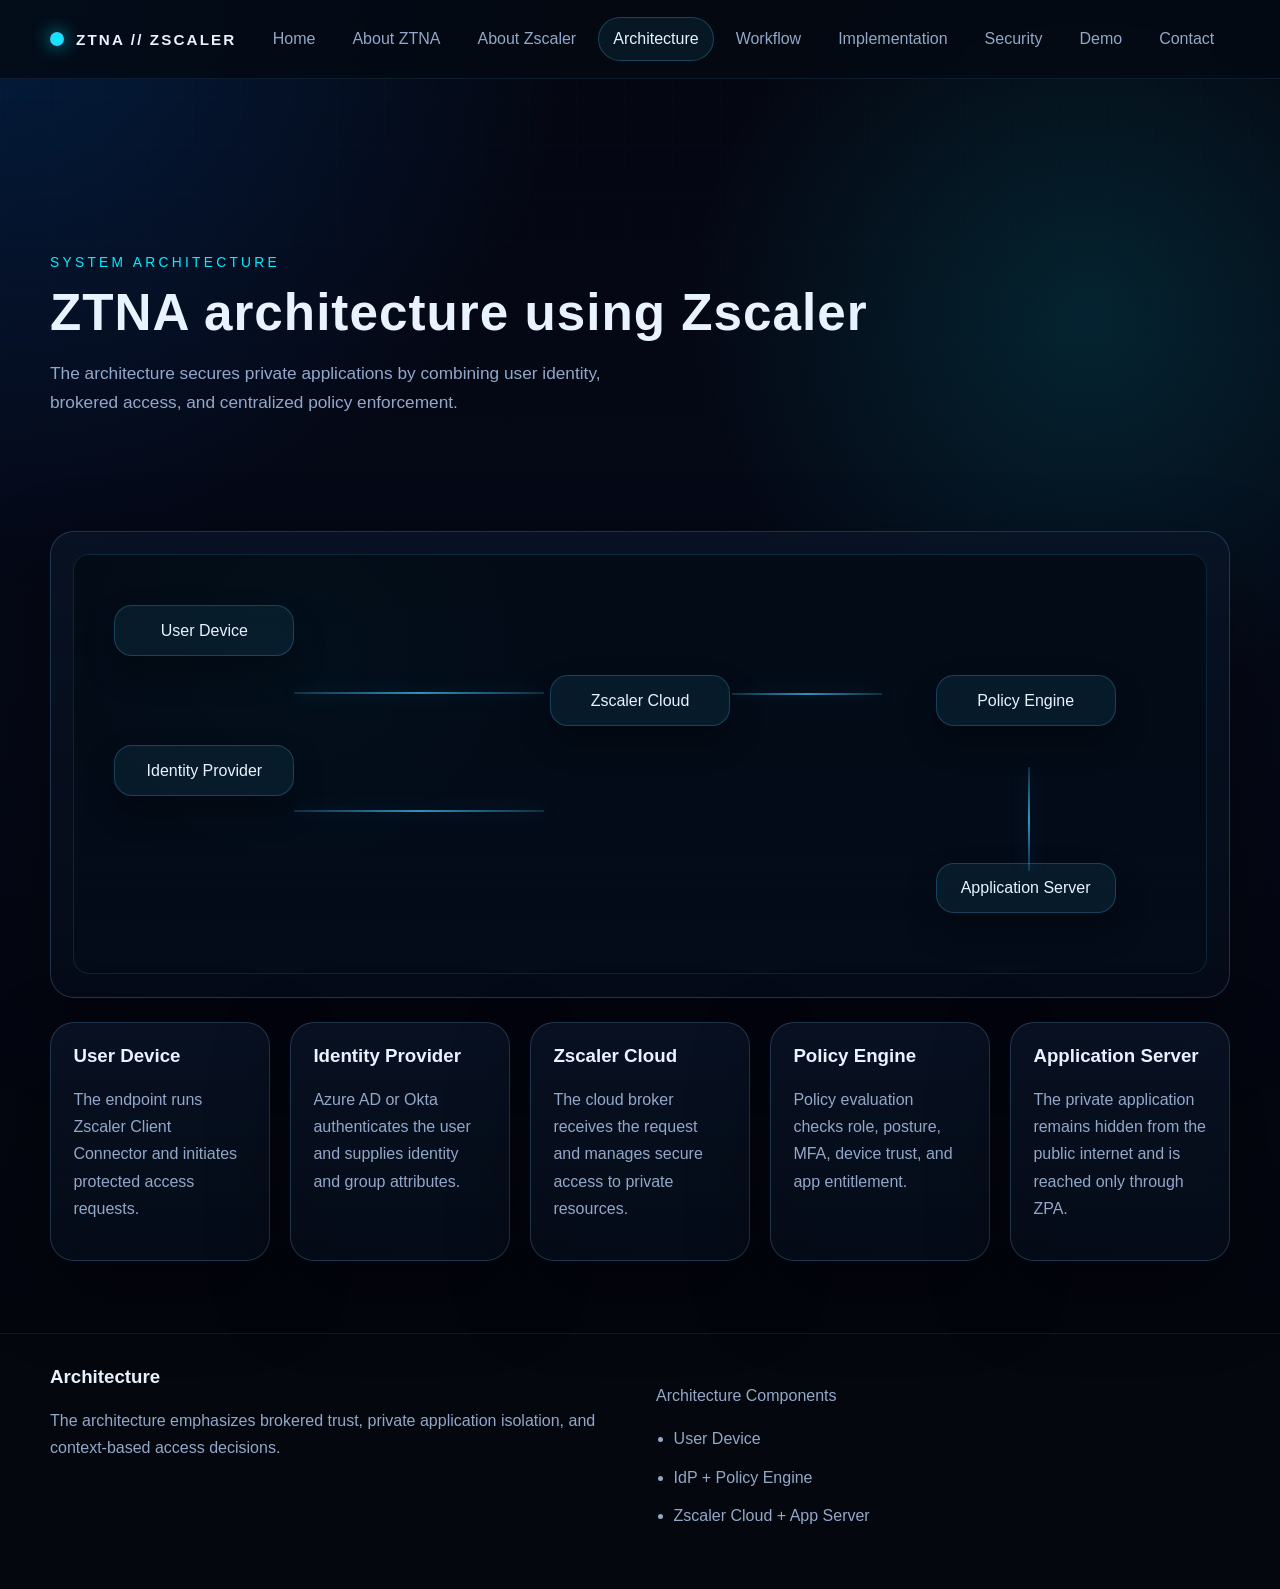
<file: architecture.html>
﻿<!DOCTYPE html>
<html lang="en">
<head>
    <meta charset="UTF-8">
    <meta name="viewport" content="width=device-width, initial-scale=1.0">
    <meta name="description" content="ZTNA architecture using Zscaler with identity provider, policy engine, and application server.">
    <title>ZTNA using Zscaler | Architecture</title>
    <style>
/* Core design tokens for the cyber-themed project website */
:root {
    --bg: #050816;
    --bg-alt: #081226;
    --bg-panel: rgba(10, 22, 43, 0.74);
    --border: rgba(109, 194, 255, 0.22);
    --line: rgba(109, 194, 255, 0.35);
    --text: #e8f3ff;
    --muted: #93a8c9;
    --accent: #45c8ff;
    --accent-strong: #00f0ff;
    --accent-soft: rgba(69, 200, 255, 0.18);
    --success: #4fffb0;
    --danger: #ff648f;
    --shadow: 0 30px 80px rgba(0, 0, 0, 0.38);
    --radius: 24px;
    --radius-sm: 16px;
    --max-width: 1180px;
    --heading-font: "Segoe UI Variable", "Bahnschrift", "Trebuchet MS", sans-serif;
    --body-font: "Segoe UI", "Verdana", sans-serif;
    --mono-font: "Consolas", "Lucida Console", monospace;
}

/* Global reset and base styles */
* {
    box-sizing: border-box;
}

html {
    scroll-behavior: smooth;
}

body {
    margin: 0;
    min-height: 100vh;
    font-family: var(--body-font);
    color: var(--text);
    background:
        radial-gradient(circle at top left, rgba(0, 122, 255, 0.18), transparent 28%),
        radial-gradient(circle at 85% 20%, rgba(0, 240, 255, 0.12), transparent 24%),
        linear-gradient(180deg, #040712 0%, #050816 42%, #03040a 100%);
    overflow-x: hidden;
}

body::before {
    content: "";
    position: fixed;
    inset: 0;
    background-image:
        linear-gradient(rgba(69, 200, 255, 0.04) 1px, transparent 1px),
        linear-gradient(90deg, rgba(69, 200, 255, 0.04) 1px, transparent 1px);
    background-size: 48px 48px;
    mask-image: linear-gradient(180deg, rgba(0, 0, 0, 0.45), transparent 90%);
    pointer-events: none;
}

a {
    color: inherit;
    text-decoration: none;
}

button,
input,
textarea,
select {
    font: inherit;
}

svg {
    width: 100%;
    height: 100%;
    fill: none;
    stroke: currentColor;
    stroke-width: 2;
    stroke-linecap: round;
    stroke-linejoin: round;
}

.container {
    width: min(100% - 2rem, var(--max-width));
    margin: 0 auto;
}

.page-main {
    padding-top: 5rem;
}

.section-shell {
    padding: 4.5rem 0;
}

.alt-shell {
    background: linear-gradient(180deg, rgba(11, 21, 39, 0.66), rgba(4, 11, 22, 0.2));
}

.cta-shell {
    padding-top: 1rem;
    padding-bottom: 5rem;
}

.section-gap {
    margin-top: 2rem;
}

.section-heading {
    max-width: 760px;
    margin-bottom: 2rem;
}

.section-heading h2,
.page-hero h1,
.hero-copy h1,
.cta-card h2 {
    font-family: var(--heading-font);
    letter-spacing: 0.02em;
}

.eyebrow {
    margin: 0 0 0.8rem;
    color: var(--accent-strong);
    font-size: 0.86rem;
    letter-spacing: 0.24em;
    text-transform: uppercase;
}

.lead {
    color: var(--muted);
    font-size: 1.08rem;
    line-height: 1.7;
    max-width: 62ch;
}

.glass-card {
    background: linear-gradient(180deg, rgba(9, 19, 37, 0.88), rgba(6, 13, 26, 0.76));
    border: 1px solid var(--border);
    box-shadow: var(--shadow);
    border-radius: var(--radius);
    backdrop-filter: blur(12px);
}

/* Navigation */
.site-header {
    position: sticky;
    top: 0;
    z-index: 50;
    background: rgba(4, 9, 18, 0.8);
    backdrop-filter: blur(14px);
    border-bottom: 1px solid rgba(109, 194, 255, 0.1);
}

.nav-shell {
    display: flex;
    align-items: center;
    justify-content: space-between;
    gap: 1rem;
    min-height: 78px;
}

.brand {
    display: inline-flex;
    align-items: center;
    gap: 0.75rem;
    font-family: var(--heading-font);
    font-weight: 700;
    letter-spacing: 0.14em;
    font-size: 0.95rem;
}

.brand-mark {
    width: 14px;
    height: 14px;
    border-radius: 50%;
    background: radial-gradient(circle, var(--accent-strong), var(--accent));
    box-shadow: 0 0 18px rgba(0, 240, 255, 0.75);
}

.site-nav {
    display: flex;
    align-items: center;
    gap: 0.35rem;
    flex-wrap: wrap;
    justify-content: flex-end;
}

.site-nav a,
.nav-toggle {
    border: 1px solid transparent;
    color: var(--muted);
    padding: 0.72rem 0.92rem;
    border-radius: 999px;
    transition: 180ms ease;
}

.site-nav a:hover,
.site-nav a.active,
.nav-toggle:hover {
    color: var(--text);
    border-color: rgba(69, 200, 255, 0.26);
    background: rgba(69, 200, 255, 0.08);
}

.nav-toggle {
    display: none;
    background: transparent;
    cursor: pointer;
}

/* Hero */
.hero-panel {
    padding: 7rem 0 4rem;
}

.hero-grid,
.split-layout,
.demo-grid,
.footer-grid {
    display: grid;
    gap: 2rem;
}

.hero-grid {
    grid-template-columns: 1.1fr 0.9fr;
    align-items: center;
}

.hero-copy h1 {
    font-size: clamp(2.4rem, 5vw, 4.8rem);
    line-height: 1.05;
    margin: 0 0 1rem;
}

.hero-actions,
.cta-actions,
.demo-actions {
    display: flex;
    gap: 1rem;
    flex-wrap: wrap;
}

.button {
    display: inline-flex;
    align-items: center;
    justify-content: center;
    min-height: 50px;
    padding: 0.85rem 1.35rem;
    border-radius: 999px;
    border: 1px solid transparent;
    cursor: pointer;
    transition: transform 180ms ease, box-shadow 180ms ease, border-color 180ms ease;
}

.button:hover {
    transform: translateY(-2px);
}

.button-primary {
    background: linear-gradient(135deg, rgba(69, 200, 255, 0.9), rgba(0, 240, 255, 0.65));
    color: #03111e;
    box-shadow: 0 12px 28px rgba(0, 179, 255, 0.24);
}

.button-secondary {
    background: rgba(69, 200, 255, 0.08);
    border-color: rgba(69, 200, 255, 0.24);
    color: var(--text);
}

.hero-stats,
.card-grid,
.status-list,
.content-stack,
.implementation-stack {
    display: grid;
    gap: 1.25rem;
}

.hero-stats {
    grid-template-columns: repeat(3, minmax(0, 1fr));
    margin-top: 2rem;
}

.stat-card {
    padding: 1.15rem;
}

.stat-value {
    display: block;
    font-size: 1.5rem;
    font-family: var(--heading-font);
    color: var(--accent-strong);
}

.stat-label,
.site-footer p,
.site-footer li,
.content-card p,
.feature-card p,
.step-card p,
.info-list span,
.status-list span {
    color: var(--muted);
    line-height: 1.7;
}

.hero-visual {
    position: relative;
    min-height: 460px;
}

.orb {
    position: absolute;
    border-radius: 50%;
    filter: blur(10px);
}

.orb-one {
    inset: 20% auto auto 0;
    width: 180px;
    height: 180px;
    background: radial-gradient(circle, rgba(69, 200, 255, 0.45), transparent 70%);
}

.orb-two {
    inset: auto 10% 0 auto;
    width: 220px;
    height: 220px;
    background: radial-gradient(circle, rgba(0, 240, 255, 0.26), transparent 72%);
}

.control-panel {
    position: absolute;
    inset: 2rem 1rem 2rem 3rem;
    padding: 1.4rem;
    overflow: hidden;
}

.panel-topline {
    display: flex;
    align-items: center;
    gap: 0.65rem;
    color: var(--muted);
    font-family: var(--mono-font);
    font-size: 0.92rem;
    margin-bottom: 1.4rem;
}

.status-dot {
    width: 10px;
    height: 10px;
    border-radius: 50%;
    background: var(--success);
    box-shadow: 0 0 16px rgba(79, 255, 176, 0.72);
}

.signal-grid {
    display: grid;
    grid-template-columns: repeat(2, minmax(0, 1fr));
    gap: 1rem;
}

.signal-node,
.mini-card,
.demo-node,
.arch-node,
.workflow-step,
.step-card,
.content-card,
.feature-card,
.system-status,
.demo-console {
    position: relative;
    overflow: hidden;
}

.signal-node {
    padding: 1rem;
    border-radius: 18px;
    border: 1px solid rgba(69, 200, 255, 0.2);
    background: rgba(69, 200, 255, 0.05);
    color: var(--muted);
    min-height: 76px;
    display: flex;
    align-items: center;
}

.signal-node.active-node {
    color: var(--text);
    border-color: rgba(0, 240, 255, 0.45);
    box-shadow: inset 0 0 0 1px rgba(0, 240, 255, 0.16), 0 0 18px rgba(0, 240, 255, 0.08);
}

.scanline {
    position: absolute;
    left: 0;
    right: 0;
    top: 20%;
    height: 2px;
    background: linear-gradient(90deg, transparent, rgba(0, 240, 255, 0.7), transparent);
    animation: scan 4.8s linear infinite;
}

/* Layout grids */
.three-up {
    grid-template-columns: repeat(3, minmax(0, 1fr));
}

.two-up,
.split-layout,
.demo-grid,
.footer-grid {
    grid-template-columns: repeat(2, minmax(0, 1fr));
}

.four-up {
    grid-template-columns: repeat(4, minmax(0, 1fr));
}

.architecture-grid {
    grid-template-columns: repeat(5, minmax(0, 1fr));
    margin-top: 1.5rem;
}

.align-start {
    align-items: start;
}

.feature-card,
.content-card,
.step-card,
.system-status,
.demo-console,
.cta-card,
.timeline-panel,
.diagram-card,
.workflow-track {
    padding: 1.4rem;
}

.feature-icon {
    width: 56px;
    height: 56px;
    display: inline-flex;
    align-items: center;
    justify-content: center;
    margin-bottom: 1rem;
    color: var(--accent-strong);
    border-radius: 16px;
    background: rgba(69, 200, 255, 0.08);
    border: 1px solid rgba(69, 200, 255, 0.24);
}

.small-icon {
    width: 52px;
    height: 52px;
}

.key-points,
.site-footer ul,
.demo-log {
    margin: 1rem 0 0;
    padding-left: 1.1rem;
}

.key-points li,
.site-footer li,
.demo-log li {
    margin-bottom: 0.7rem;
    color: var(--muted);
}

.compact-points {
    margin-top: 0.6rem;
}

.comparison-grid,
.info-list {
    display: grid;
    gap: 1rem;
}

.mini-card {
    padding: 1rem;
    border-radius: var(--radius-sm);
    border: 1px solid rgba(69, 200, 255, 0.16);
    background: rgba(69, 200, 255, 0.05);
}

/* Timeline section */
.timeline-panel {
    display: grid;
    gap: 1rem;
}

.timeline-step {
    display: flex;
    gap: 1rem;
    align-items: start;
    padding: 1rem;
    border-radius: var(--radius-sm);
    background: rgba(69, 200, 255, 0.05);
    border: 1px solid rgba(69, 200, 255, 0.14);
}

.timeline-step span,
.step-number,
.workflow-step span {
    flex: 0 0 auto;
    display: inline-flex;
    align-items: center;
    justify-content: center;
    width: 42px;
    height: 42px;
    border-radius: 50%;
    color: #02131f;
    background: linear-gradient(135deg, var(--accent), var(--accent-strong));
    font-weight: 700;
}

.cta-card {
    display: flex;
    align-items: center;
    justify-content: space-between;
    gap: 1rem;
}

/* Page hero */
.page-hero {
    padding: 6rem 0 1.5rem;
}

.narrow-hero h1 {
    margin: 0 0 1rem;
    font-size: clamp(2rem, 4vw, 3.4rem);
}

/* Architecture diagram */
.diagram-stage {
    position: relative;
    min-height: 420px;
    border-radius: calc(var(--radius) - 8px);
    border: 1px solid rgba(69, 200, 255, 0.14);
    background:
        linear-gradient(180deg, rgba(2, 10, 20, 0.8), rgba(4, 12, 26, 0.72)),
        radial-gradient(circle at 20% 20%, rgba(0, 240, 255, 0.09), transparent 24%);
}

.arch-node {
    position: absolute;
    min-width: 180px;
    padding: 0.95rem 1rem;
    text-align: center;
    border-radius: 18px;
    border: 1px solid rgba(69, 200, 255, 0.24);
    background: rgba(69, 200, 255, 0.08);
    color: var(--text);
    box-shadow: 0 16px 32px rgba(0, 0, 0, 0.28);
}

.node-user {
    top: 50px;
    left: 40px;
}

.node-idp {
    top: 190px;
    left: 40px;
}

.node-zscaler {
    top: 120px;
    left: calc(50% - 90px);
}

.node-policy {
    top: 120px;
    right: 90px;
}

.node-app {
    bottom: 60px;
    right: 90px;
}

.arch-line {
    position: absolute;
    background: linear-gradient(90deg, rgba(69, 200, 255, 0.18), rgba(69, 200, 255, 0.7), rgba(69, 200, 255, 0.18));
    box-shadow: 0 0 18px rgba(69, 200, 255, 0.25);
}

.line-u-z {
    top: 137px;
    left: 220px;
    width: 250px;
    height: 2px;
}

.line-idp-z {
    top: 255px;
    left: 220px;
    width: 250px;
    height: 2px;
}

.line-z-p {
    top: 138px;
    left: calc(50% + 92px);
    width: 150px;
    height: 2px;
}

.line-p-a {
    top: 212px;
    right: 176px;
    width: 2px;
    height: 104px;
    background: linear-gradient(180deg, rgba(69, 200, 255, 0.18), rgba(69, 200, 255, 0.72), rgba(69, 200, 255, 0.18));
}

/* Workflow */
.workflow-track {
    display: grid;
    grid-template-columns: repeat(9, minmax(0, 1fr));
    align-items: center;
    gap: 0.8rem;
}

.workflow-step {
    min-height: 206px;
    padding: 1rem;
    border-radius: var(--radius-sm);
    border: 1px solid rgba(69, 200, 255, 0.18);
    background: rgba(69, 200, 255, 0.06);
}

.workflow-arrow {
    height: 2px;
    border-radius: 999px;
    background: linear-gradient(90deg, rgba(69, 200, 255, 0.15), rgba(0, 240, 255, 0.8), rgba(69, 200, 255, 0.15));
}

/* Implementation */
.implementation-stack {
    grid-template-columns: repeat(2, minmax(0, 1fr));
}

.step-card {
    min-height: 220px;
}

.step-number {
    margin-bottom: 1rem;
}

/* Status and information panels */
.status-list div,
.info-list div {
    display: flex;
    flex-direction: column;
    gap: 0.35rem;
    padding: 0.95rem 0;
    border-bottom: 1px solid rgba(69, 200, 255, 0.12);
}

.status-list div:last-child,
.info-list div:last-child {
    border-bottom: 0;
}

.status-list strong,
.info-list strong {
    color: var(--text);
    font-weight: 600;
}

/* Demo */
.demo-stage {
    display: grid;
    grid-template-columns: repeat(9, minmax(0, 1fr));
    align-items: center;
    gap: 0.8rem;
    padding: 1.5rem;
}

.demo-node {
    min-height: 110px;
    display: flex;
    align-items: center;
    justify-content: center;
    text-align: center;
    padding: 0.8rem;
    border-radius: 20px;
    border: 1px solid rgba(69, 200, 255, 0.18);
    background: rgba(69, 200, 255, 0.05);
    color: var(--muted);
    transition: transform 180ms ease, border-color 180ms ease, box-shadow 180ms ease, color 180ms ease;
}

.demo-node.active {
    color: var(--text);
    border-color: rgba(0, 240, 255, 0.5);
    box-shadow: 0 0 22px rgba(0, 240, 255, 0.16);
    transform: translateY(-4px);
}

.demo-node.complete {
    color: var(--text);
    border-color: rgba(79, 255, 176, 0.48);
    box-shadow: 0 0 22px rgba(79, 255, 176, 0.16);
}

.demo-connector {
    height: 2px;
    border-radius: 999px;
    background: linear-gradient(90deg, rgba(69, 200, 255, 0.12), rgba(69, 200, 255, 0.75), rgba(69, 200, 255, 0.12));
}

.demo-console h2,
.content-card h2,
.feature-card h3,
.workflow-step h3,
.step-card h2,
.site-footer h3,
.timeline-step h3 {
    margin-top: 0;
}

.demo-log {
    max-height: 220px;
    overflow: auto;
}

/* Footer */
.site-footer {
    padding: 2rem 0 3rem;
    border-top: 1px solid rgba(109, 194, 255, 0.1);
    background: rgba(4, 8, 14, 0.82);
}

/* Motion */
.reveal {
    opacity: 0;
    transform: translateY(26px);
    transition: opacity 700ms ease, transform 700ms ease;
}

.reveal.is-visible {
    opacity: 1;
    transform: translateY(0);
}

.reveal-delay-1 {
    transition-delay: 110ms;
}

.reveal-delay-2 {
    transition-delay: 220ms;
}

.feature-card:hover,
.content-card:hover,
.step-card:hover,
.mini-card:hover,
.workflow-step:hover,
.arch-node:hover {
    transform: translateY(-6px);
    border-color: rgba(0, 240, 255, 0.28);
}

.feature-card,
.content-card,
.step-card,
.mini-card,
.workflow-step,
.arch-node {
    transition: transform 180ms ease, border-color 180ms ease, box-shadow 180ms ease;
}

@keyframes scan {
    0% {
        transform: translateY(0);
    }
    50% {
        transform: translateY(220px);
    }
    100% {
        transform: translateY(0);
    }
}

/* Responsive rules */
@media (max-width: 1100px) {
    .architecture-grid,
    .four-up,
    .three-up {
        grid-template-columns: repeat(2, minmax(0, 1fr));
    }

    .workflow-track,
    .demo-stage {
        grid-template-columns: 1fr;
    }

    .workflow-arrow,
    .demo-connector {
        width: 2px;
        height: 28px;
        justify-self: center;
        background: linear-gradient(180deg, rgba(69, 200, 255, 0.15), rgba(0, 240, 255, 0.8), rgba(69, 200, 255, 0.15));
    }

    .node-policy,
    .node-app {
        right: 40px;
    }
}

@media (max-width: 900px) {
    .hero-grid,
    .split-layout,
    .two-up,
    .demo-grid,
    .footer-grid,
    .implementation-stack,
    .hero-stats,
    .architecture-grid {
        grid-template-columns: 1fr;
    }

    .site-nav {
        position: absolute;
        top: calc(100% + 0.75rem);
        left: 1rem;
        right: 1rem;
        display: none;
        flex-direction: column;
        align-items: stretch;
        padding: 0.8rem;
        background: rgba(3, 8, 15, 0.96);
        border: 1px solid rgba(69, 200, 255, 0.18);
        border-radius: 24px;
        box-shadow: var(--shadow);
    }

    .site-nav.open {
        display: flex;
    }

    .nav-toggle {
        display: inline-flex;
    }

    .hero-panel {
        padding-top: 5rem;
    }

    .hero-visual {
        min-height: 360px;
    }

    .control-panel {
        inset: 1rem;
    }

    .diagram-stage {
        min-height: 620px;
    }

    .arch-node {
        min-width: 150px;
    }

    .node-user {
        top: 36px;
        left: 28px;
    }

    .node-idp {
        top: 144px;
        left: 28px;
    }

    .node-zscaler {
        top: 274px;
        left: 28px;
    }

    .node-policy {
        top: 392px;
        left: 28px;
    }

    .node-app {
        top: 510px;
        left: 28px;
        right: auto;
    }

    .line-u-z,
    .line-idp-z,
    .line-z-p,
    .line-p-a {
        width: 2px;
        left: 116px;
        background: linear-gradient(180deg, rgba(69, 200, 255, 0.18), rgba(69, 200, 255, 0.72), rgba(69, 200, 255, 0.18));
    }

    .line-u-z {
        top: 98px;
        height: 80px;
    }

    .line-idp-z {
        top: 208px;
        height: 84px;
    }

    .line-z-p {
        top: 330px;
        height: 78px;
    }

    .line-p-a {
        top: 450px;
        height: 76px;
    }
}

@media (max-width: 640px) {
    .container {
        width: min(100% - 1.2rem, var(--max-width));
    }

    .feature-card,
    .content-card,
    .step-card,
    .system-status,
    .demo-console,
    .cta-card,
    .timeline-panel,
    .diagram-card,
    .workflow-track {
        padding: 1.1rem;
    }

    .hero-copy h1 {
        font-size: 2.4rem;
    }

    .button,
    .site-nav a,
    .nav-toggle {
        width: 100%;
    }

    .cta-card {
        flex-direction: column;
        align-items: stretch;
    }

    .signal-grid,
    .three-up,
    .four-up {
        grid-template-columns: 1fr;
    }
}
    </style>
</head>
<body>
    <header class="site-header">
        <div class="container nav-shell">
            <a class="brand" href="index.html">
                <span class="brand-mark"></span>
                <span class="brand-text">ZTNA // ZSCALER</span>
            </a>
            <button class="nav-toggle" type="button" aria-label="Toggle navigation" aria-expanded="false">Menu</button>
            <nav class="site-nav">
                <a href="index.html">Home</a>
                <a href="about.html">About ZTNA</a>
                <a href="zscaler.html">About Zscaler</a>
                <a class="active" href="architecture.html">Architecture</a>
                <a href="workflow.html">Workflow</a>
                <a href="implementation.html">Implementation</a>
                <a href="security.html">Security</a>
                <a href="demo.html">Demo</a>
                <a href="contact.html">Contact</a>
            </nav>
        </div>
    </header>

    <main class="page-main">
        <!-- Architecture page hero -->
        <section class="page-hero narrow-hero">
            <div class="container reveal">
                <p class="eyebrow">System Architecture</p>
                <h1>ZTNA architecture using Zscaler</h1>
                <p class="lead">The architecture secures private applications by combining user identity, brokered access, and centralized policy enforcement.</p>
            </div>
        </section>

        <!-- Diagram and explanations -->
        <section class="section-shell">
            <div class="container">
                <div class="diagram-card glass-card reveal">
                    <div class="diagram-stage architecture-stage">
                        <div class="arch-node node-user">User Device</div>
                        <div class="arch-node node-idp">Identity Provider</div>
                        <div class="arch-node node-zscaler">Zscaler Cloud</div>
                        <div class="arch-node node-policy">Policy Engine</div>
                        <div class="arch-node node-app">Application Server</div>
                        <div class="arch-line line-u-z"></div>
                        <div class="arch-line line-idp-z"></div>
                        <div class="arch-line line-z-p"></div>
                        <div class="arch-line line-p-a"></div>
                    </div>
                </div>
                <div class="card-grid architecture-grid">
                    <article class="feature-card glass-card reveal">
                        <h3>User Device</h3>
                        <p>The endpoint runs Zscaler Client Connector and initiates protected access requests.</p>
                    </article>
                    <article class="feature-card glass-card reveal reveal-delay-1">
                        <h3>Identity Provider</h3>
                        <p>Azure AD or Okta authenticates the user and supplies identity and group attributes.</p>
                    </article>
                    <article class="feature-card glass-card reveal reveal-delay-2">
                        <h3>Zscaler Cloud</h3>
                        <p>The cloud broker receives the request and manages secure access to private resources.</p>
                    </article>
                    <article class="feature-card glass-card reveal">
                        <h3>Policy Engine</h3>
                        <p>Policy evaluation checks role, posture, MFA, device trust, and app entitlement.</p>
                    </article>
                    <article class="feature-card glass-card reveal reveal-delay-1">
                        <h3>Application Server</h3>
                        <p>The private application remains hidden from the public internet and is reached only through ZPA.</p>
                    </article>
                </div>
            </div>
        </section>
    </main>

    <footer class="site-footer">
        <div class="container footer-grid">
            <div>
                <h3>Architecture</h3>
                <p>The architecture emphasizes brokered trust, private application isolation, and context-based access decisions.</p>
            </div>
            <div>
                <p>Architecture Components</p>
                <ul>
                    <li>User Device</li>
                    <li>IdP + Policy Engine</li>
                    <li>Zscaler Cloud + App Server</li>
                </ul>
            </div>
        </div>
    </footer>

    <script>
// Shared site interactions: mobile navigation, reveal animations, and the demo simulation.
document.addEventListener("DOMContentLoaded", () => {
    const navToggle = document.querySelector(".nav-toggle");
    const siteNav = document.querySelector(".site-nav");

    if (navToggle && siteNav) {
        navToggle.addEventListener("click", () => {
            const isOpen = siteNav.classList.toggle("open");
            navToggle.setAttribute("aria-expanded", String(isOpen));
        });
    }

    const revealItems = document.querySelectorAll(".reveal");

    if ("IntersectionObserver" in window && revealItems.length > 0) {
        const observer = new IntersectionObserver(
            (entries) => {
                entries.forEach((entry) => {
                    if (entry.isIntersecting) {
                        entry.target.classList.add("is-visible");
                        observer.unobserve(entry.target);
                    }
                });
            },
            {
                threshold: 0.18,
            }
        );

        revealItems.forEach((item) => observer.observe(item));
    } else {
        revealItems.forEach((item) => item.classList.add("is-visible"));
    }

    // Demo page simulation logic.
    const runButton = document.getElementById("runSimulation");
    const resetButton = document.getElementById("resetSimulation");
    const demoStatus = document.getElementById("demoStatus");
    const demoLog = document.getElementById("demoLog");
    const demoNodes = Array.from(document.querySelectorAll(".demo-node"));

    const simulationSteps = [
        "User access request received from the endpoint.",
        "Identity Provider validates the user and applies MFA.",
        "Policy Engine checks role, device posture, and session context.",
        "Zscaler brokers a secure path to the approved private application.",
        "Application access granted with least-privilege scope.",
    ];

    let simulationRunning = false;

    const appendLog = (message) => {
        if (!demoLog) {
            return;
        }

        const item = document.createElement("li");
        item.textContent = message;
        demoLog.appendChild(item);
    };

    const resetSimulation = () => {
        demoNodes.forEach((node) => {
            node.classList.remove("active", "complete");
        });

        if (demoLog) {
            demoLog.innerHTML = "";
            appendLog("Waiting for a user access request.");
        }

        if (demoStatus) {
            demoStatus.textContent = "Ready to validate the session.";
        }

        simulationRunning = false;
    };

    const runSimulation = async () => {
        if (simulationRunning || demoNodes.length === 0) {
            return;
        }

        simulationRunning = true;
        resetSimulation();
        simulationRunning = true;

        for (const [index, message] of simulationSteps.entries()) {
            const currentNode = demoNodes[index];

            if (currentNode) {
                currentNode.classList.add("active");
            }

            if (demoStatus) {
                demoStatus.textContent = message;
            }

            appendLog(message);
            await new Promise((resolve) => window.setTimeout(resolve, 900));

            if (currentNode) {
                currentNode.classList.remove("active");
                currentNode.classList.add("complete");
            }
        }

        if (demoStatus) {
            demoStatus.textContent = "Simulation complete. The private application is available through brokered Zero Trust access.";
        }

        appendLog("Session completed with monitoring and audit visibility enabled.");
        simulationRunning = false;
    };

    if (runButton) {
        runButton.addEventListener("click", runSimulation);
    }

    if (resetButton) {
        resetButton.addEventListener("click", resetSimulation);
    }
});
    </script>
</body>
</html>
</file>
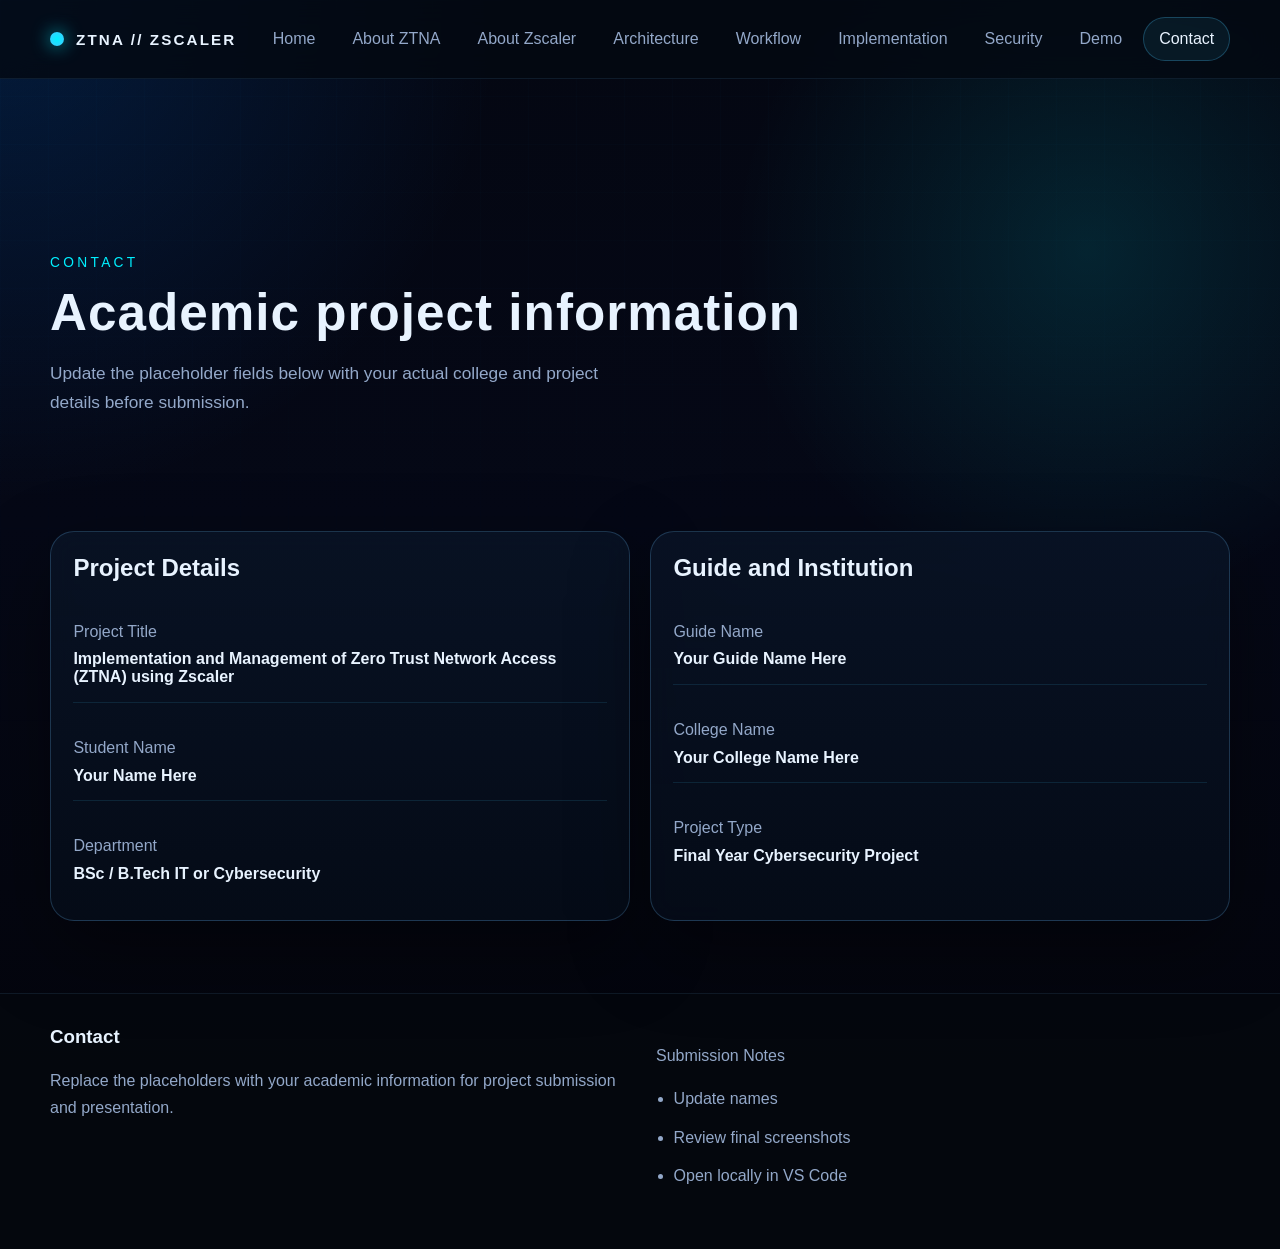
<file: contact.html>
﻿<!DOCTYPE html>
<html lang="en">
<head>
    <meta charset="UTF-8">
    <meta name="viewport" content="width=device-width, initial-scale=1.0">
    <meta name="description" content="Project contact and academic information.">
    <title>ZTNA using Zscaler | Contact</title>
    <style>
/* Core design tokens for the cyber-themed project website */
:root {
    --bg: #050816;
    --bg-alt: #081226;
    --bg-panel: rgba(10, 22, 43, 0.74);
    --border: rgba(109, 194, 255, 0.22);
    --line: rgba(109, 194, 255, 0.35);
    --text: #e8f3ff;
    --muted: #93a8c9;
    --accent: #45c8ff;
    --accent-strong: #00f0ff;
    --accent-soft: rgba(69, 200, 255, 0.18);
    --success: #4fffb0;
    --danger: #ff648f;
    --shadow: 0 30px 80px rgba(0, 0, 0, 0.38);
    --radius: 24px;
    --radius-sm: 16px;
    --max-width: 1180px;
    --heading-font: "Segoe UI Variable", "Bahnschrift", "Trebuchet MS", sans-serif;
    --body-font: "Segoe UI", "Verdana", sans-serif;
    --mono-font: "Consolas", "Lucida Console", monospace;
}

/* Global reset and base styles */
* {
    box-sizing: border-box;
}

html {
    scroll-behavior: smooth;
}

body {
    margin: 0;
    min-height: 100vh;
    font-family: var(--body-font);
    color: var(--text);
    background:
        radial-gradient(circle at top left, rgba(0, 122, 255, 0.18), transparent 28%),
        radial-gradient(circle at 85% 20%, rgba(0, 240, 255, 0.12), transparent 24%),
        linear-gradient(180deg, #040712 0%, #050816 42%, #03040a 100%);
    overflow-x: hidden;
}

body::before {
    content: "";
    position: fixed;
    inset: 0;
    background-image:
        linear-gradient(rgba(69, 200, 255, 0.04) 1px, transparent 1px),
        linear-gradient(90deg, rgba(69, 200, 255, 0.04) 1px, transparent 1px);
    background-size: 48px 48px;
    mask-image: linear-gradient(180deg, rgba(0, 0, 0, 0.45), transparent 90%);
    pointer-events: none;
}

a {
    color: inherit;
    text-decoration: none;
}

button,
input,
textarea,
select {
    font: inherit;
}

svg {
    width: 100%;
    height: 100%;
    fill: none;
    stroke: currentColor;
    stroke-width: 2;
    stroke-linecap: round;
    stroke-linejoin: round;
}

.container {
    width: min(100% - 2rem, var(--max-width));
    margin: 0 auto;
}

.page-main {
    padding-top: 5rem;
}

.section-shell {
    padding: 4.5rem 0;
}

.alt-shell {
    background: linear-gradient(180deg, rgba(11, 21, 39, 0.66), rgba(4, 11, 22, 0.2));
}

.cta-shell {
    padding-top: 1rem;
    padding-bottom: 5rem;
}

.section-gap {
    margin-top: 2rem;
}

.section-heading {
    max-width: 760px;
    margin-bottom: 2rem;
}

.section-heading h2,
.page-hero h1,
.hero-copy h1,
.cta-card h2 {
    font-family: var(--heading-font);
    letter-spacing: 0.02em;
}

.eyebrow {
    margin: 0 0 0.8rem;
    color: var(--accent-strong);
    font-size: 0.86rem;
    letter-spacing: 0.24em;
    text-transform: uppercase;
}

.lead {
    color: var(--muted);
    font-size: 1.08rem;
    line-height: 1.7;
    max-width: 62ch;
}

.glass-card {
    background: linear-gradient(180deg, rgba(9, 19, 37, 0.88), rgba(6, 13, 26, 0.76));
    border: 1px solid var(--border);
    box-shadow: var(--shadow);
    border-radius: var(--radius);
    backdrop-filter: blur(12px);
}

/* Navigation */
.site-header {
    position: sticky;
    top: 0;
    z-index: 50;
    background: rgba(4, 9, 18, 0.8);
    backdrop-filter: blur(14px);
    border-bottom: 1px solid rgba(109, 194, 255, 0.1);
}

.nav-shell {
    display: flex;
    align-items: center;
    justify-content: space-between;
    gap: 1rem;
    min-height: 78px;
}

.brand {
    display: inline-flex;
    align-items: center;
    gap: 0.75rem;
    font-family: var(--heading-font);
    font-weight: 700;
    letter-spacing: 0.14em;
    font-size: 0.95rem;
}

.brand-mark {
    width: 14px;
    height: 14px;
    border-radius: 50%;
    background: radial-gradient(circle, var(--accent-strong), var(--accent));
    box-shadow: 0 0 18px rgba(0, 240, 255, 0.75);
}

.site-nav {
    display: flex;
    align-items: center;
    gap: 0.35rem;
    flex-wrap: wrap;
    justify-content: flex-end;
}

.site-nav a,
.nav-toggle {
    border: 1px solid transparent;
    color: var(--muted);
    padding: 0.72rem 0.92rem;
    border-radius: 999px;
    transition: 180ms ease;
}

.site-nav a:hover,
.site-nav a.active,
.nav-toggle:hover {
    color: var(--text);
    border-color: rgba(69, 200, 255, 0.26);
    background: rgba(69, 200, 255, 0.08);
}

.nav-toggle {
    display: none;
    background: transparent;
    cursor: pointer;
}

/* Hero */
.hero-panel {
    padding: 7rem 0 4rem;
}

.hero-grid,
.split-layout,
.demo-grid,
.footer-grid {
    display: grid;
    gap: 2rem;
}

.hero-grid {
    grid-template-columns: 1.1fr 0.9fr;
    align-items: center;
}

.hero-copy h1 {
    font-size: clamp(2.4rem, 5vw, 4.8rem);
    line-height: 1.05;
    margin: 0 0 1rem;
}

.hero-actions,
.cta-actions,
.demo-actions {
    display: flex;
    gap: 1rem;
    flex-wrap: wrap;
}

.button {
    display: inline-flex;
    align-items: center;
    justify-content: center;
    min-height: 50px;
    padding: 0.85rem 1.35rem;
    border-radius: 999px;
    border: 1px solid transparent;
    cursor: pointer;
    transition: transform 180ms ease, box-shadow 180ms ease, border-color 180ms ease;
}

.button:hover {
    transform: translateY(-2px);
}

.button-primary {
    background: linear-gradient(135deg, rgba(69, 200, 255, 0.9), rgba(0, 240, 255, 0.65));
    color: #03111e;
    box-shadow: 0 12px 28px rgba(0, 179, 255, 0.24);
}

.button-secondary {
    background: rgba(69, 200, 255, 0.08);
    border-color: rgba(69, 200, 255, 0.24);
    color: var(--text);
}

.hero-stats,
.card-grid,
.status-list,
.content-stack,
.implementation-stack {
    display: grid;
    gap: 1.25rem;
}

.hero-stats {
    grid-template-columns: repeat(3, minmax(0, 1fr));
    margin-top: 2rem;
}

.stat-card {
    padding: 1.15rem;
}

.stat-value {
    display: block;
    font-size: 1.5rem;
    font-family: var(--heading-font);
    color: var(--accent-strong);
}

.stat-label,
.site-footer p,
.site-footer li,
.content-card p,
.feature-card p,
.step-card p,
.info-list span,
.status-list span {
    color: var(--muted);
    line-height: 1.7;
}

.hero-visual {
    position: relative;
    min-height: 460px;
}

.orb {
    position: absolute;
    border-radius: 50%;
    filter: blur(10px);
}

.orb-one {
    inset: 20% auto auto 0;
    width: 180px;
    height: 180px;
    background: radial-gradient(circle, rgba(69, 200, 255, 0.45), transparent 70%);
}

.orb-two {
    inset: auto 10% 0 auto;
    width: 220px;
    height: 220px;
    background: radial-gradient(circle, rgba(0, 240, 255, 0.26), transparent 72%);
}

.control-panel {
    position: absolute;
    inset: 2rem 1rem 2rem 3rem;
    padding: 1.4rem;
    overflow: hidden;
}

.panel-topline {
    display: flex;
    align-items: center;
    gap: 0.65rem;
    color: var(--muted);
    font-family: var(--mono-font);
    font-size: 0.92rem;
    margin-bottom: 1.4rem;
}

.status-dot {
    width: 10px;
    height: 10px;
    border-radius: 50%;
    background: var(--success);
    box-shadow: 0 0 16px rgba(79, 255, 176, 0.72);
}

.signal-grid {
    display: grid;
    grid-template-columns: repeat(2, minmax(0, 1fr));
    gap: 1rem;
}

.signal-node,
.mini-card,
.demo-node,
.arch-node,
.workflow-step,
.step-card,
.content-card,
.feature-card,
.system-status,
.demo-console {
    position: relative;
    overflow: hidden;
}

.signal-node {
    padding: 1rem;
    border-radius: 18px;
    border: 1px solid rgba(69, 200, 255, 0.2);
    background: rgba(69, 200, 255, 0.05);
    color: var(--muted);
    min-height: 76px;
    display: flex;
    align-items: center;
}

.signal-node.active-node {
    color: var(--text);
    border-color: rgba(0, 240, 255, 0.45);
    box-shadow: inset 0 0 0 1px rgba(0, 240, 255, 0.16), 0 0 18px rgba(0, 240, 255, 0.08);
}

.scanline {
    position: absolute;
    left: 0;
    right: 0;
    top: 20%;
    height: 2px;
    background: linear-gradient(90deg, transparent, rgba(0, 240, 255, 0.7), transparent);
    animation: scan 4.8s linear infinite;
}

/* Layout grids */
.three-up {
    grid-template-columns: repeat(3, minmax(0, 1fr));
}

.two-up,
.split-layout,
.demo-grid,
.footer-grid {
    grid-template-columns: repeat(2, minmax(0, 1fr));
}

.four-up {
    grid-template-columns: repeat(4, minmax(0, 1fr));
}

.architecture-grid {
    grid-template-columns: repeat(5, minmax(0, 1fr));
    margin-top: 1.5rem;
}

.align-start {
    align-items: start;
}

.feature-card,
.content-card,
.step-card,
.system-status,
.demo-console,
.cta-card,
.timeline-panel,
.diagram-card,
.workflow-track {
    padding: 1.4rem;
}

.feature-icon {
    width: 56px;
    height: 56px;
    display: inline-flex;
    align-items: center;
    justify-content: center;
    margin-bottom: 1rem;
    color: var(--accent-strong);
    border-radius: 16px;
    background: rgba(69, 200, 255, 0.08);
    border: 1px solid rgba(69, 200, 255, 0.24);
}

.small-icon {
    width: 52px;
    height: 52px;
}

.key-points,
.site-footer ul,
.demo-log {
    margin: 1rem 0 0;
    padding-left: 1.1rem;
}

.key-points li,
.site-footer li,
.demo-log li {
    margin-bottom: 0.7rem;
    color: var(--muted);
}

.compact-points {
    margin-top: 0.6rem;
}

.comparison-grid,
.info-list {
    display: grid;
    gap: 1rem;
}

.mini-card {
    padding: 1rem;
    border-radius: var(--radius-sm);
    border: 1px solid rgba(69, 200, 255, 0.16);
    background: rgba(69, 200, 255, 0.05);
}

/* Timeline section */
.timeline-panel {
    display: grid;
    gap: 1rem;
}

.timeline-step {
    display: flex;
    gap: 1rem;
    align-items: start;
    padding: 1rem;
    border-radius: var(--radius-sm);
    background: rgba(69, 200, 255, 0.05);
    border: 1px solid rgba(69, 200, 255, 0.14);
}

.timeline-step span,
.step-number,
.workflow-step span {
    flex: 0 0 auto;
    display: inline-flex;
    align-items: center;
    justify-content: center;
    width: 42px;
    height: 42px;
    border-radius: 50%;
    color: #02131f;
    background: linear-gradient(135deg, var(--accent), var(--accent-strong));
    font-weight: 700;
}

.cta-card {
    display: flex;
    align-items: center;
    justify-content: space-between;
    gap: 1rem;
}

/* Page hero */
.page-hero {
    padding: 6rem 0 1.5rem;
}

.narrow-hero h1 {
    margin: 0 0 1rem;
    font-size: clamp(2rem, 4vw, 3.4rem);
}

/* Architecture diagram */
.diagram-stage {
    position: relative;
    min-height: 420px;
    border-radius: calc(var(--radius) - 8px);
    border: 1px solid rgba(69, 200, 255, 0.14);
    background:
        linear-gradient(180deg, rgba(2, 10, 20, 0.8), rgba(4, 12, 26, 0.72)),
        radial-gradient(circle at 20% 20%, rgba(0, 240, 255, 0.09), transparent 24%);
}

.arch-node {
    position: absolute;
    min-width: 180px;
    padding: 0.95rem 1rem;
    text-align: center;
    border-radius: 18px;
    border: 1px solid rgba(69, 200, 255, 0.24);
    background: rgba(69, 200, 255, 0.08);
    color: var(--text);
    box-shadow: 0 16px 32px rgba(0, 0, 0, 0.28);
}

.node-user {
    top: 50px;
    left: 40px;
}

.node-idp {
    top: 190px;
    left: 40px;
}

.node-zscaler {
    top: 120px;
    left: calc(50% - 90px);
}

.node-policy {
    top: 120px;
    right: 90px;
}

.node-app {
    bottom: 60px;
    right: 90px;
}

.arch-line {
    position: absolute;
    background: linear-gradient(90deg, rgba(69, 200, 255, 0.18), rgba(69, 200, 255, 0.7), rgba(69, 200, 255, 0.18));
    box-shadow: 0 0 18px rgba(69, 200, 255, 0.25);
}

.line-u-z {
    top: 137px;
    left: 220px;
    width: 250px;
    height: 2px;
}

.line-idp-z {
    top: 255px;
    left: 220px;
    width: 250px;
    height: 2px;
}

.line-z-p {
    top: 138px;
    left: calc(50% + 92px);
    width: 150px;
    height: 2px;
}

.line-p-a {
    top: 212px;
    right: 176px;
    width: 2px;
    height: 104px;
    background: linear-gradient(180deg, rgba(69, 200, 255, 0.18), rgba(69, 200, 255, 0.72), rgba(69, 200, 255, 0.18));
}

/* Workflow */
.workflow-track {
    display: grid;
    grid-template-columns: repeat(9, minmax(0, 1fr));
    align-items: center;
    gap: 0.8rem;
}

.workflow-step {
    min-height: 206px;
    padding: 1rem;
    border-radius: var(--radius-sm);
    border: 1px solid rgba(69, 200, 255, 0.18);
    background: rgba(69, 200, 255, 0.06);
}

.workflow-arrow {
    height: 2px;
    border-radius: 999px;
    background: linear-gradient(90deg, rgba(69, 200, 255, 0.15), rgba(0, 240, 255, 0.8), rgba(69, 200, 255, 0.15));
}

/* Implementation */
.implementation-stack {
    grid-template-columns: repeat(2, minmax(0, 1fr));
}

.step-card {
    min-height: 220px;
}

.step-number {
    margin-bottom: 1rem;
}

/* Status and information panels */
.status-list div,
.info-list div {
    display: flex;
    flex-direction: column;
    gap: 0.35rem;
    padding: 0.95rem 0;
    border-bottom: 1px solid rgba(69, 200, 255, 0.12);
}

.status-list div:last-child,
.info-list div:last-child {
    border-bottom: 0;
}

.status-list strong,
.info-list strong {
    color: var(--text);
    font-weight: 600;
}

/* Demo */
.demo-stage {
    display: grid;
    grid-template-columns: repeat(9, minmax(0, 1fr));
    align-items: center;
    gap: 0.8rem;
    padding: 1.5rem;
}

.demo-node {
    min-height: 110px;
    display: flex;
    align-items: center;
    justify-content: center;
    text-align: center;
    padding: 0.8rem;
    border-radius: 20px;
    border: 1px solid rgba(69, 200, 255, 0.18);
    background: rgba(69, 200, 255, 0.05);
    color: var(--muted);
    transition: transform 180ms ease, border-color 180ms ease, box-shadow 180ms ease, color 180ms ease;
}

.demo-node.active {
    color: var(--text);
    border-color: rgba(0, 240, 255, 0.5);
    box-shadow: 0 0 22px rgba(0, 240, 255, 0.16);
    transform: translateY(-4px);
}

.demo-node.complete {
    color: var(--text);
    border-color: rgba(79, 255, 176, 0.48);
    box-shadow: 0 0 22px rgba(79, 255, 176, 0.16);
}

.demo-connector {
    height: 2px;
    border-radius: 999px;
    background: linear-gradient(90deg, rgba(69, 200, 255, 0.12), rgba(69, 200, 255, 0.75), rgba(69, 200, 255, 0.12));
}

.demo-console h2,
.content-card h2,
.feature-card h3,
.workflow-step h3,
.step-card h2,
.site-footer h3,
.timeline-step h3 {
    margin-top: 0;
}

.demo-log {
    max-height: 220px;
    overflow: auto;
}

/* Footer */
.site-footer {
    padding: 2rem 0 3rem;
    border-top: 1px solid rgba(109, 194, 255, 0.1);
    background: rgba(4, 8, 14, 0.82);
}

/* Motion */
.reveal {
    opacity: 0;
    transform: translateY(26px);
    transition: opacity 700ms ease, transform 700ms ease;
}

.reveal.is-visible {
    opacity: 1;
    transform: translateY(0);
}

.reveal-delay-1 {
    transition-delay: 110ms;
}

.reveal-delay-2 {
    transition-delay: 220ms;
}

.feature-card:hover,
.content-card:hover,
.step-card:hover,
.mini-card:hover,
.workflow-step:hover,
.arch-node:hover {
    transform: translateY(-6px);
    border-color: rgba(0, 240, 255, 0.28);
}

.feature-card,
.content-card,
.step-card,
.mini-card,
.workflow-step,
.arch-node {
    transition: transform 180ms ease, border-color 180ms ease, box-shadow 180ms ease;
}

@keyframes scan {
    0% {
        transform: translateY(0);
    }
    50% {
        transform: translateY(220px);
    }
    100% {
        transform: translateY(0);
    }
}

/* Responsive rules */
@media (max-width: 1100px) {
    .architecture-grid,
    .four-up,
    .three-up {
        grid-template-columns: repeat(2, minmax(0, 1fr));
    }

    .workflow-track,
    .demo-stage {
        grid-template-columns: 1fr;
    }

    .workflow-arrow,
    .demo-connector {
        width: 2px;
        height: 28px;
        justify-self: center;
        background: linear-gradient(180deg, rgba(69, 200, 255, 0.15), rgba(0, 240, 255, 0.8), rgba(69, 200, 255, 0.15));
    }

    .node-policy,
    .node-app {
        right: 40px;
    }
}

@media (max-width: 900px) {
    .hero-grid,
    .split-layout,
    .two-up,
    .demo-grid,
    .footer-grid,
    .implementation-stack,
    .hero-stats,
    .architecture-grid {
        grid-template-columns: 1fr;
    }

    .site-nav {
        position: absolute;
        top: calc(100% + 0.75rem);
        left: 1rem;
        right: 1rem;
        display: none;
        flex-direction: column;
        align-items: stretch;
        padding: 0.8rem;
        background: rgba(3, 8, 15, 0.96);
        border: 1px solid rgba(69, 200, 255, 0.18);
        border-radius: 24px;
        box-shadow: var(--shadow);
    }

    .site-nav.open {
        display: flex;
    }

    .nav-toggle {
        display: inline-flex;
    }

    .hero-panel {
        padding-top: 5rem;
    }

    .hero-visual {
        min-height: 360px;
    }

    .control-panel {
        inset: 1rem;
    }

    .diagram-stage {
        min-height: 620px;
    }

    .arch-node {
        min-width: 150px;
    }

    .node-user {
        top: 36px;
        left: 28px;
    }

    .node-idp {
        top: 144px;
        left: 28px;
    }

    .node-zscaler {
        top: 274px;
        left: 28px;
    }

    .node-policy {
        top: 392px;
        left: 28px;
    }

    .node-app {
        top: 510px;
        left: 28px;
        right: auto;
    }

    .line-u-z,
    .line-idp-z,
    .line-z-p,
    .line-p-a {
        width: 2px;
        left: 116px;
        background: linear-gradient(180deg, rgba(69, 200, 255, 0.18), rgba(69, 200, 255, 0.72), rgba(69, 200, 255, 0.18));
    }

    .line-u-z {
        top: 98px;
        height: 80px;
    }

    .line-idp-z {
        top: 208px;
        height: 84px;
    }

    .line-z-p {
        top: 330px;
        height: 78px;
    }

    .line-p-a {
        top: 450px;
        height: 76px;
    }
}

@media (max-width: 640px) {
    .container {
        width: min(100% - 1.2rem, var(--max-width));
    }

    .feature-card,
    .content-card,
    .step-card,
    .system-status,
    .demo-console,
    .cta-card,
    .timeline-panel,
    .diagram-card,
    .workflow-track {
        padding: 1.1rem;
    }

    .hero-copy h1 {
        font-size: 2.4rem;
    }

    .button,
    .site-nav a,
    .nav-toggle {
        width: 100%;
    }

    .cta-card {
        flex-direction: column;
        align-items: stretch;
    }

    .signal-grid,
    .three-up,
    .four-up {
        grid-template-columns: 1fr;
    }
}
    </style>
</head>
<body>
    <header class="site-header">
        <div class="container nav-shell">
            <a class="brand" href="index.html">
                <span class="brand-mark"></span>
                <span class="brand-text">ZTNA // ZSCALER</span>
            </a>
            <button class="nav-toggle" type="button" aria-label="Toggle navigation" aria-expanded="false">Menu</button>
            <nav class="site-nav">
                <a href="index.html">Home</a>
                <a href="about.html">About ZTNA</a>
                <a href="zscaler.html">About Zscaler</a>
                <a href="architecture.html">Architecture</a>
                <a href="workflow.html">Workflow</a>
                <a href="implementation.html">Implementation</a>
                <a href="security.html">Security</a>
                <a href="demo.html">Demo</a>
                <a class="active" href="contact.html">Contact</a>
            </nav>
        </div>
    </header>

    <main class="page-main">
        <section class="page-hero narrow-hero">
            <div class="container reveal">
                <p class="eyebrow">Contact</p>
                <h1>Academic project information</h1>
                <p class="lead">Update the placeholder fields below with your actual college and project details before submission.</p>
            </div>
        </section>

        <section class="section-shell">
            <div class="container card-grid two-up">
                <article class="content-card glass-card reveal">
                    <h2>Project Details</h2>
                    <div class="info-list">
                        <div><span>Project Title</span><strong>Implementation and Management of Zero Trust Network Access (ZTNA) using Zscaler</strong></div>
                        <div><span>Student Name</span><strong>Your Name Here</strong></div>
                        <div><span>Department</span><strong>BSc / B.Tech IT or Cybersecurity</strong></div>
                    </div>
                </article>
                <article class="content-card glass-card reveal reveal-delay-1">
                    <h2>Guide and Institution</h2>
                    <div class="info-list">
                        <div><span>Guide Name</span><strong>Your Guide Name Here</strong></div>
                        <div><span>College Name</span><strong>Your College Name Here</strong></div>
                        <div><span>Project Type</span><strong>Final Year Cybersecurity Project</strong></div>
                    </div>
                </article>
            </div>
        </section>
    </main>

    <footer class="site-footer">
        <div class="container footer-grid">
            <div>
                <h3>Contact</h3>
                <p>Replace the placeholders with your academic information for project submission and presentation.</p>
            </div>
            <div>
                <p>Submission Notes</p>
                <ul>
                    <li>Update names</li>
                    <li>Review final screenshots</li>
                    <li>Open locally in VS Code</li>
                </ul>
            </div>
        </div>
    </footer>

    <script>
// Shared site interactions: mobile navigation, reveal animations, and the demo simulation.
document.addEventListener("DOMContentLoaded", () => {
    const navToggle = document.querySelector(".nav-toggle");
    const siteNav = document.querySelector(".site-nav");

    if (navToggle && siteNav) {
        navToggle.addEventListener("click", () => {
            const isOpen = siteNav.classList.toggle("open");
            navToggle.setAttribute("aria-expanded", String(isOpen));
        });
    }

    const revealItems = document.querySelectorAll(".reveal");

    if ("IntersectionObserver" in window && revealItems.length > 0) {
        const observer = new IntersectionObserver(
            (entries) => {
                entries.forEach((entry) => {
                    if (entry.isIntersecting) {
                        entry.target.classList.add("is-visible");
                        observer.unobserve(entry.target);
                    }
                });
            },
            {
                threshold: 0.18,
            }
        );

        revealItems.forEach((item) => observer.observe(item));
    } else {
        revealItems.forEach((item) => item.classList.add("is-visible"));
    }

    // Demo page simulation logic.
    const runButton = document.getElementById("runSimulation");
    const resetButton = document.getElementById("resetSimulation");
    const demoStatus = document.getElementById("demoStatus");
    const demoLog = document.getElementById("demoLog");
    const demoNodes = Array.from(document.querySelectorAll(".demo-node"));

    const simulationSteps = [
        "User access request received from the endpoint.",
        "Identity Provider validates the user and applies MFA.",
        "Policy Engine checks role, device posture, and session context.",
        "Zscaler brokers a secure path to the approved private application.",
        "Application access granted with least-privilege scope.",
    ];

    let simulationRunning = false;

    const appendLog = (message) => {
        if (!demoLog) {
            return;
        }

        const item = document.createElement("li");
        item.textContent = message;
        demoLog.appendChild(item);
    };

    const resetSimulation = () => {
        demoNodes.forEach((node) => {
            node.classList.remove("active", "complete");
        });

        if (demoLog) {
            demoLog.innerHTML = "";
            appendLog("Waiting for a user access request.");
        }

        if (demoStatus) {
            demoStatus.textContent = "Ready to validate the session.";
        }

        simulationRunning = false;
    };

    const runSimulation = async () => {
        if (simulationRunning || demoNodes.length === 0) {
            return;
        }

        simulationRunning = true;
        resetSimulation();
        simulationRunning = true;

        for (const [index, message] of simulationSteps.entries()) {
            const currentNode = demoNodes[index];

            if (currentNode) {
                currentNode.classList.add("active");
            }

            if (demoStatus) {
                demoStatus.textContent = message;
            }

            appendLog(message);
            await new Promise((resolve) => window.setTimeout(resolve, 900));

            if (currentNode) {
                currentNode.classList.remove("active");
                currentNode.classList.add("complete");
            }
        }

        if (demoStatus) {
            demoStatus.textContent = "Simulation complete. The private application is available through brokered Zero Trust access.";
        }

        appendLog("Session completed with monitoring and audit visibility enabled.");
        simulationRunning = false;
    };

    if (runButton) {
        runButton.addEventListener("click", runSimulation);
    }

    if (resetButton) {
        resetButton.addEventListener("click", resetSimulation);
    }
});
    </script>
</body>
</html>
</file>
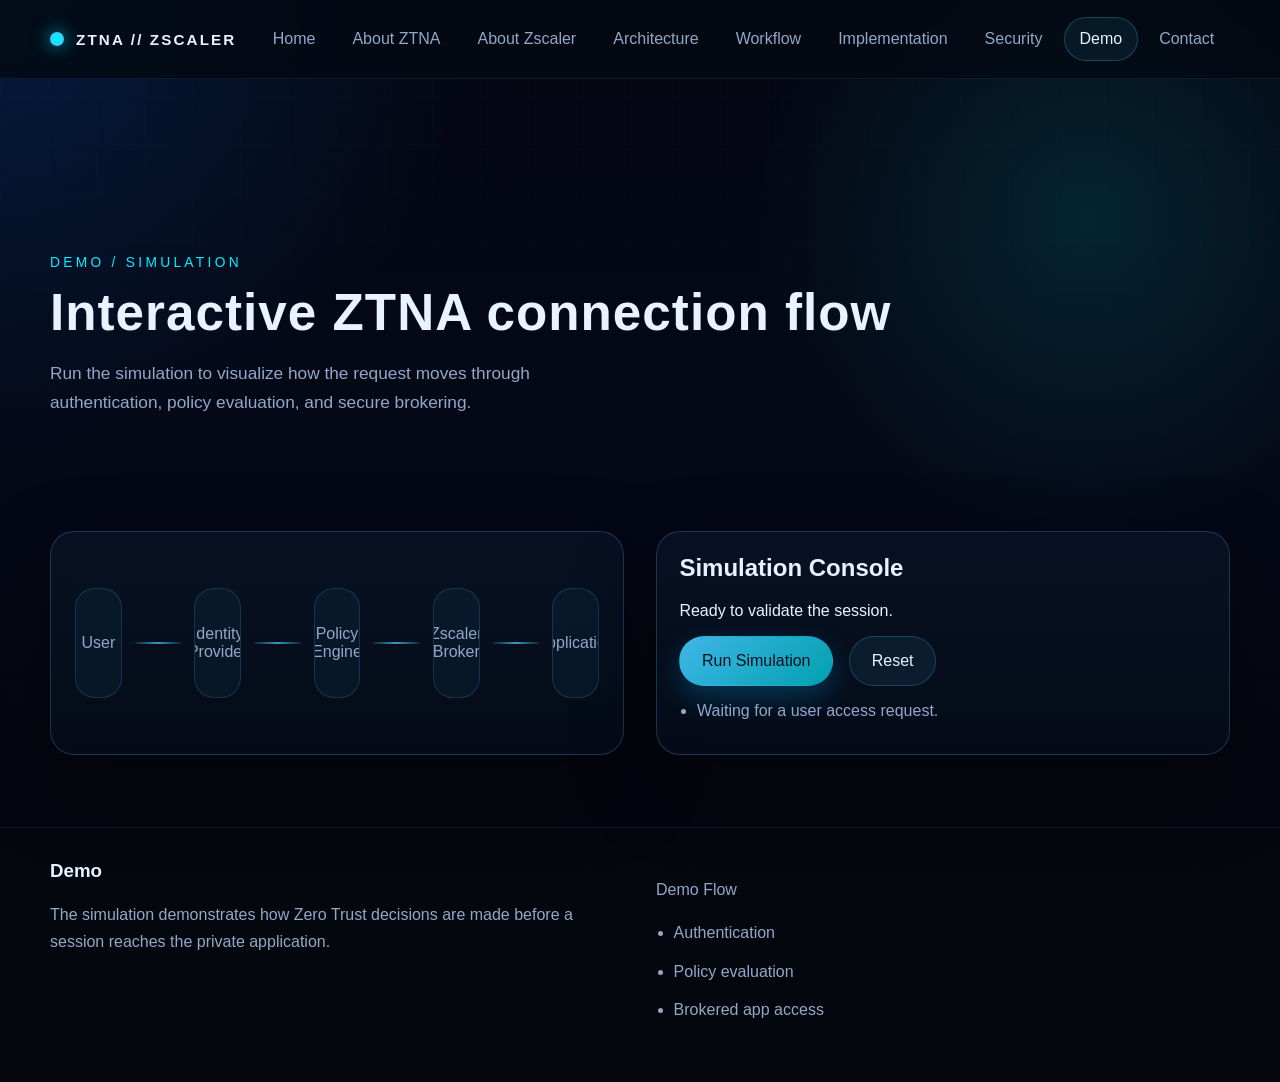
<file: demo.html>
﻿<!DOCTYPE html>
<html lang="en">
<head>
    <meta charset="UTF-8">
    <meta name="viewport" content="width=device-width, initial-scale=1.0">
    <meta name="description" content="Interactive ZTNA connection flow demo.">
    <title>ZTNA using Zscaler | Demo</title>
    <style>
/* Core design tokens for the cyber-themed project website */
:root {
    --bg: #050816;
    --bg-alt: #081226;
    --bg-panel: rgba(10, 22, 43, 0.74);
    --border: rgba(109, 194, 255, 0.22);
    --line: rgba(109, 194, 255, 0.35);
    --text: #e8f3ff;
    --muted: #93a8c9;
    --accent: #45c8ff;
    --accent-strong: #00f0ff;
    --accent-soft: rgba(69, 200, 255, 0.18);
    --success: #4fffb0;
    --danger: #ff648f;
    --shadow: 0 30px 80px rgba(0, 0, 0, 0.38);
    --radius: 24px;
    --radius-sm: 16px;
    --max-width: 1180px;
    --heading-font: "Segoe UI Variable", "Bahnschrift", "Trebuchet MS", sans-serif;
    --body-font: "Segoe UI", "Verdana", sans-serif;
    --mono-font: "Consolas", "Lucida Console", monospace;
}

/* Global reset and base styles */
* {
    box-sizing: border-box;
}

html {
    scroll-behavior: smooth;
}

body {
    margin: 0;
    min-height: 100vh;
    font-family: var(--body-font);
    color: var(--text);
    background:
        radial-gradient(circle at top left, rgba(0, 122, 255, 0.18), transparent 28%),
        radial-gradient(circle at 85% 20%, rgba(0, 240, 255, 0.12), transparent 24%),
        linear-gradient(180deg, #040712 0%, #050816 42%, #03040a 100%);
    overflow-x: hidden;
}

body::before {
    content: "";
    position: fixed;
    inset: 0;
    background-image:
        linear-gradient(rgba(69, 200, 255, 0.04) 1px, transparent 1px),
        linear-gradient(90deg, rgba(69, 200, 255, 0.04) 1px, transparent 1px);
    background-size: 48px 48px;
    mask-image: linear-gradient(180deg, rgba(0, 0, 0, 0.45), transparent 90%);
    pointer-events: none;
}

a {
    color: inherit;
    text-decoration: none;
}

button,
input,
textarea,
select {
    font: inherit;
}

svg {
    width: 100%;
    height: 100%;
    fill: none;
    stroke: currentColor;
    stroke-width: 2;
    stroke-linecap: round;
    stroke-linejoin: round;
}

.container {
    width: min(100% - 2rem, var(--max-width));
    margin: 0 auto;
}

.page-main {
    padding-top: 5rem;
}

.section-shell {
    padding: 4.5rem 0;
}

.alt-shell {
    background: linear-gradient(180deg, rgba(11, 21, 39, 0.66), rgba(4, 11, 22, 0.2));
}

.cta-shell {
    padding-top: 1rem;
    padding-bottom: 5rem;
}

.section-gap {
    margin-top: 2rem;
}

.section-heading {
    max-width: 760px;
    margin-bottom: 2rem;
}

.section-heading h2,
.page-hero h1,
.hero-copy h1,
.cta-card h2 {
    font-family: var(--heading-font);
    letter-spacing: 0.02em;
}

.eyebrow {
    margin: 0 0 0.8rem;
    color: var(--accent-strong);
    font-size: 0.86rem;
    letter-spacing: 0.24em;
    text-transform: uppercase;
}

.lead {
    color: var(--muted);
    font-size: 1.08rem;
    line-height: 1.7;
    max-width: 62ch;
}

.glass-card {
    background: linear-gradient(180deg, rgba(9, 19, 37, 0.88), rgba(6, 13, 26, 0.76));
    border: 1px solid var(--border);
    box-shadow: var(--shadow);
    border-radius: var(--radius);
    backdrop-filter: blur(12px);
}

/* Navigation */
.site-header {
    position: sticky;
    top: 0;
    z-index: 50;
    background: rgba(4, 9, 18, 0.8);
    backdrop-filter: blur(14px);
    border-bottom: 1px solid rgba(109, 194, 255, 0.1);
}

.nav-shell {
    display: flex;
    align-items: center;
    justify-content: space-between;
    gap: 1rem;
    min-height: 78px;
}

.brand {
    display: inline-flex;
    align-items: center;
    gap: 0.75rem;
    font-family: var(--heading-font);
    font-weight: 700;
    letter-spacing: 0.14em;
    font-size: 0.95rem;
}

.brand-mark {
    width: 14px;
    height: 14px;
    border-radius: 50%;
    background: radial-gradient(circle, var(--accent-strong), var(--accent));
    box-shadow: 0 0 18px rgba(0, 240, 255, 0.75);
}

.site-nav {
    display: flex;
    align-items: center;
    gap: 0.35rem;
    flex-wrap: wrap;
    justify-content: flex-end;
}

.site-nav a,
.nav-toggle {
    border: 1px solid transparent;
    color: var(--muted);
    padding: 0.72rem 0.92rem;
    border-radius: 999px;
    transition: 180ms ease;
}

.site-nav a:hover,
.site-nav a.active,
.nav-toggle:hover {
    color: var(--text);
    border-color: rgba(69, 200, 255, 0.26);
    background: rgba(69, 200, 255, 0.08);
}

.nav-toggle {
    display: none;
    background: transparent;
    cursor: pointer;
}

/* Hero */
.hero-panel {
    padding: 7rem 0 4rem;
}

.hero-grid,
.split-layout,
.demo-grid,
.footer-grid {
    display: grid;
    gap: 2rem;
}

.hero-grid {
    grid-template-columns: 1.1fr 0.9fr;
    align-items: center;
}

.hero-copy h1 {
    font-size: clamp(2.4rem, 5vw, 4.8rem);
    line-height: 1.05;
    margin: 0 0 1rem;
}

.hero-actions,
.cta-actions,
.demo-actions {
    display: flex;
    gap: 1rem;
    flex-wrap: wrap;
}

.button {
    display: inline-flex;
    align-items: center;
    justify-content: center;
    min-height: 50px;
    padding: 0.85rem 1.35rem;
    border-radius: 999px;
    border: 1px solid transparent;
    cursor: pointer;
    transition: transform 180ms ease, box-shadow 180ms ease, border-color 180ms ease;
}

.button:hover {
    transform: translateY(-2px);
}

.button-primary {
    background: linear-gradient(135deg, rgba(69, 200, 255, 0.9), rgba(0, 240, 255, 0.65));
    color: #03111e;
    box-shadow: 0 12px 28px rgba(0, 179, 255, 0.24);
}

.button-secondary {
    background: rgba(69, 200, 255, 0.08);
    border-color: rgba(69, 200, 255, 0.24);
    color: var(--text);
}

.hero-stats,
.card-grid,
.status-list,
.content-stack,
.implementation-stack {
    display: grid;
    gap: 1.25rem;
}

.hero-stats {
    grid-template-columns: repeat(3, minmax(0, 1fr));
    margin-top: 2rem;
}

.stat-card {
    padding: 1.15rem;
}

.stat-value {
    display: block;
    font-size: 1.5rem;
    font-family: var(--heading-font);
    color: var(--accent-strong);
}

.stat-label,
.site-footer p,
.site-footer li,
.content-card p,
.feature-card p,
.step-card p,
.info-list span,
.status-list span {
    color: var(--muted);
    line-height: 1.7;
}

.hero-visual {
    position: relative;
    min-height: 460px;
}

.orb {
    position: absolute;
    border-radius: 50%;
    filter: blur(10px);
}

.orb-one {
    inset: 20% auto auto 0;
    width: 180px;
    height: 180px;
    background: radial-gradient(circle, rgba(69, 200, 255, 0.45), transparent 70%);
}

.orb-two {
    inset: auto 10% 0 auto;
    width: 220px;
    height: 220px;
    background: radial-gradient(circle, rgba(0, 240, 255, 0.26), transparent 72%);
}

.control-panel {
    position: absolute;
    inset: 2rem 1rem 2rem 3rem;
    padding: 1.4rem;
    overflow: hidden;
}

.panel-topline {
    display: flex;
    align-items: center;
    gap: 0.65rem;
    color: var(--muted);
    font-family: var(--mono-font);
    font-size: 0.92rem;
    margin-bottom: 1.4rem;
}

.status-dot {
    width: 10px;
    height: 10px;
    border-radius: 50%;
    background: var(--success);
    box-shadow: 0 0 16px rgba(79, 255, 176, 0.72);
}

.signal-grid {
    display: grid;
    grid-template-columns: repeat(2, minmax(0, 1fr));
    gap: 1rem;
}

.signal-node,
.mini-card,
.demo-node,
.arch-node,
.workflow-step,
.step-card,
.content-card,
.feature-card,
.system-status,
.demo-console {
    position: relative;
    overflow: hidden;
}

.signal-node {
    padding: 1rem;
    border-radius: 18px;
    border: 1px solid rgba(69, 200, 255, 0.2);
    background: rgba(69, 200, 255, 0.05);
    color: var(--muted);
    min-height: 76px;
    display: flex;
    align-items: center;
}

.signal-node.active-node {
    color: var(--text);
    border-color: rgba(0, 240, 255, 0.45);
    box-shadow: inset 0 0 0 1px rgba(0, 240, 255, 0.16), 0 0 18px rgba(0, 240, 255, 0.08);
}

.scanline {
    position: absolute;
    left: 0;
    right: 0;
    top: 20%;
    height: 2px;
    background: linear-gradient(90deg, transparent, rgba(0, 240, 255, 0.7), transparent);
    animation: scan 4.8s linear infinite;
}

/* Layout grids */
.three-up {
    grid-template-columns: repeat(3, minmax(0, 1fr));
}

.two-up,
.split-layout,
.demo-grid,
.footer-grid {
    grid-template-columns: repeat(2, minmax(0, 1fr));
}

.four-up {
    grid-template-columns: repeat(4, minmax(0, 1fr));
}

.architecture-grid {
    grid-template-columns: repeat(5, minmax(0, 1fr));
    margin-top: 1.5rem;
}

.align-start {
    align-items: start;
}

.feature-card,
.content-card,
.step-card,
.system-status,
.demo-console,
.cta-card,
.timeline-panel,
.diagram-card,
.workflow-track {
    padding: 1.4rem;
}

.feature-icon {
    width: 56px;
    height: 56px;
    display: inline-flex;
    align-items: center;
    justify-content: center;
    margin-bottom: 1rem;
    color: var(--accent-strong);
    border-radius: 16px;
    background: rgba(69, 200, 255, 0.08);
    border: 1px solid rgba(69, 200, 255, 0.24);
}

.small-icon {
    width: 52px;
    height: 52px;
}

.key-points,
.site-footer ul,
.demo-log {
    margin: 1rem 0 0;
    padding-left: 1.1rem;
}

.key-points li,
.site-footer li,
.demo-log li {
    margin-bottom: 0.7rem;
    color: var(--muted);
}

.compact-points {
    margin-top: 0.6rem;
}

.comparison-grid,
.info-list {
    display: grid;
    gap: 1rem;
}

.mini-card {
    padding: 1rem;
    border-radius: var(--radius-sm);
    border: 1px solid rgba(69, 200, 255, 0.16);
    background: rgba(69, 200, 255, 0.05);
}

/* Timeline section */
.timeline-panel {
    display: grid;
    gap: 1rem;
}

.timeline-step {
    display: flex;
    gap: 1rem;
    align-items: start;
    padding: 1rem;
    border-radius: var(--radius-sm);
    background: rgba(69, 200, 255, 0.05);
    border: 1px solid rgba(69, 200, 255, 0.14);
}

.timeline-step span,
.step-number,
.workflow-step span {
    flex: 0 0 auto;
    display: inline-flex;
    align-items: center;
    justify-content: center;
    width: 42px;
    height: 42px;
    border-radius: 50%;
    color: #02131f;
    background: linear-gradient(135deg, var(--accent), var(--accent-strong));
    font-weight: 700;
}

.cta-card {
    display: flex;
    align-items: center;
    justify-content: space-between;
    gap: 1rem;
}

/* Page hero */
.page-hero {
    padding: 6rem 0 1.5rem;
}

.narrow-hero h1 {
    margin: 0 0 1rem;
    font-size: clamp(2rem, 4vw, 3.4rem);
}

/* Architecture diagram */
.diagram-stage {
    position: relative;
    min-height: 420px;
    border-radius: calc(var(--radius) - 8px);
    border: 1px solid rgba(69, 200, 255, 0.14);
    background:
        linear-gradient(180deg, rgba(2, 10, 20, 0.8), rgba(4, 12, 26, 0.72)),
        radial-gradient(circle at 20% 20%, rgba(0, 240, 255, 0.09), transparent 24%);
}

.arch-node {
    position: absolute;
    min-width: 180px;
    padding: 0.95rem 1rem;
    text-align: center;
    border-radius: 18px;
    border: 1px solid rgba(69, 200, 255, 0.24);
    background: rgba(69, 200, 255, 0.08);
    color: var(--text);
    box-shadow: 0 16px 32px rgba(0, 0, 0, 0.28);
}

.node-user {
    top: 50px;
    left: 40px;
}

.node-idp {
    top: 190px;
    left: 40px;
}

.node-zscaler {
    top: 120px;
    left: calc(50% - 90px);
}

.node-policy {
    top: 120px;
    right: 90px;
}

.node-app {
    bottom: 60px;
    right: 90px;
}

.arch-line {
    position: absolute;
    background: linear-gradient(90deg, rgba(69, 200, 255, 0.18), rgba(69, 200, 255, 0.7), rgba(69, 200, 255, 0.18));
    box-shadow: 0 0 18px rgba(69, 200, 255, 0.25);
}

.line-u-z {
    top: 137px;
    left: 220px;
    width: 250px;
    height: 2px;
}

.line-idp-z {
    top: 255px;
    left: 220px;
    width: 250px;
    height: 2px;
}

.line-z-p {
    top: 138px;
    left: calc(50% + 92px);
    width: 150px;
    height: 2px;
}

.line-p-a {
    top: 212px;
    right: 176px;
    width: 2px;
    height: 104px;
    background: linear-gradient(180deg, rgba(69, 200, 255, 0.18), rgba(69, 200, 255, 0.72), rgba(69, 200, 255, 0.18));
}

/* Workflow */
.workflow-track {
    display: grid;
    grid-template-columns: repeat(9, minmax(0, 1fr));
    align-items: center;
    gap: 0.8rem;
}

.workflow-step {
    min-height: 206px;
    padding: 1rem;
    border-radius: var(--radius-sm);
    border: 1px solid rgba(69, 200, 255, 0.18);
    background: rgba(69, 200, 255, 0.06);
}

.workflow-arrow {
    height: 2px;
    border-radius: 999px;
    background: linear-gradient(90deg, rgba(69, 200, 255, 0.15), rgba(0, 240, 255, 0.8), rgba(69, 200, 255, 0.15));
}

/* Implementation */
.implementation-stack {
    grid-template-columns: repeat(2, minmax(0, 1fr));
}

.step-card {
    min-height: 220px;
}

.step-number {
    margin-bottom: 1rem;
}

/* Status and information panels */
.status-list div,
.info-list div {
    display: flex;
    flex-direction: column;
    gap: 0.35rem;
    padding: 0.95rem 0;
    border-bottom: 1px solid rgba(69, 200, 255, 0.12);
}

.status-list div:last-child,
.info-list div:last-child {
    border-bottom: 0;
}

.status-list strong,
.info-list strong {
    color: var(--text);
    font-weight: 600;
}

/* Demo */
.demo-stage {
    display: grid;
    grid-template-columns: repeat(9, minmax(0, 1fr));
    align-items: center;
    gap: 0.8rem;
    padding: 1.5rem;
}

.demo-node {
    min-height: 110px;
    display: flex;
    align-items: center;
    justify-content: center;
    text-align: center;
    padding: 0.8rem;
    border-radius: 20px;
    border: 1px solid rgba(69, 200, 255, 0.18);
    background: rgba(69, 200, 255, 0.05);
    color: var(--muted);
    transition: transform 180ms ease, border-color 180ms ease, box-shadow 180ms ease, color 180ms ease;
}

.demo-node.active {
    color: var(--text);
    border-color: rgba(0, 240, 255, 0.5);
    box-shadow: 0 0 22px rgba(0, 240, 255, 0.16);
    transform: translateY(-4px);
}

.demo-node.complete {
    color: var(--text);
    border-color: rgba(79, 255, 176, 0.48);
    box-shadow: 0 0 22px rgba(79, 255, 176, 0.16);
}

.demo-connector {
    height: 2px;
    border-radius: 999px;
    background: linear-gradient(90deg, rgba(69, 200, 255, 0.12), rgba(69, 200, 255, 0.75), rgba(69, 200, 255, 0.12));
}

.demo-console h2,
.content-card h2,
.feature-card h3,
.workflow-step h3,
.step-card h2,
.site-footer h3,
.timeline-step h3 {
    margin-top: 0;
}

.demo-log {
    max-height: 220px;
    overflow: auto;
}

/* Footer */
.site-footer {
    padding: 2rem 0 3rem;
    border-top: 1px solid rgba(109, 194, 255, 0.1);
    background: rgba(4, 8, 14, 0.82);
}

/* Motion */
.reveal {
    opacity: 0;
    transform: translateY(26px);
    transition: opacity 700ms ease, transform 700ms ease;
}

.reveal.is-visible {
    opacity: 1;
    transform: translateY(0);
}

.reveal-delay-1 {
    transition-delay: 110ms;
}

.reveal-delay-2 {
    transition-delay: 220ms;
}

.feature-card:hover,
.content-card:hover,
.step-card:hover,
.mini-card:hover,
.workflow-step:hover,
.arch-node:hover {
    transform: translateY(-6px);
    border-color: rgba(0, 240, 255, 0.28);
}

.feature-card,
.content-card,
.step-card,
.mini-card,
.workflow-step,
.arch-node {
    transition: transform 180ms ease, border-color 180ms ease, box-shadow 180ms ease;
}

@keyframes scan {
    0% {
        transform: translateY(0);
    }
    50% {
        transform: translateY(220px);
    }
    100% {
        transform: translateY(0);
    }
}

/* Responsive rules */
@media (max-width: 1100px) {
    .architecture-grid,
    .four-up,
    .three-up {
        grid-template-columns: repeat(2, minmax(0, 1fr));
    }

    .workflow-track,
    .demo-stage {
        grid-template-columns: 1fr;
    }

    .workflow-arrow,
    .demo-connector {
        width: 2px;
        height: 28px;
        justify-self: center;
        background: linear-gradient(180deg, rgba(69, 200, 255, 0.15), rgba(0, 240, 255, 0.8), rgba(69, 200, 255, 0.15));
    }

    .node-policy,
    .node-app {
        right: 40px;
    }
}

@media (max-width: 900px) {
    .hero-grid,
    .split-layout,
    .two-up,
    .demo-grid,
    .footer-grid,
    .implementation-stack,
    .hero-stats,
    .architecture-grid {
        grid-template-columns: 1fr;
    }

    .site-nav {
        position: absolute;
        top: calc(100% + 0.75rem);
        left: 1rem;
        right: 1rem;
        display: none;
        flex-direction: column;
        align-items: stretch;
        padding: 0.8rem;
        background: rgba(3, 8, 15, 0.96);
        border: 1px solid rgba(69, 200, 255, 0.18);
        border-radius: 24px;
        box-shadow: var(--shadow);
    }

    .site-nav.open {
        display: flex;
    }

    .nav-toggle {
        display: inline-flex;
    }

    .hero-panel {
        padding-top: 5rem;
    }

    .hero-visual {
        min-height: 360px;
    }

    .control-panel {
        inset: 1rem;
    }

    .diagram-stage {
        min-height: 620px;
    }

    .arch-node {
        min-width: 150px;
    }

    .node-user {
        top: 36px;
        left: 28px;
    }

    .node-idp {
        top: 144px;
        left: 28px;
    }

    .node-zscaler {
        top: 274px;
        left: 28px;
    }

    .node-policy {
        top: 392px;
        left: 28px;
    }

    .node-app {
        top: 510px;
        left: 28px;
        right: auto;
    }

    .line-u-z,
    .line-idp-z,
    .line-z-p,
    .line-p-a {
        width: 2px;
        left: 116px;
        background: linear-gradient(180deg, rgba(69, 200, 255, 0.18), rgba(69, 200, 255, 0.72), rgba(69, 200, 255, 0.18));
    }

    .line-u-z {
        top: 98px;
        height: 80px;
    }

    .line-idp-z {
        top: 208px;
        height: 84px;
    }

    .line-z-p {
        top: 330px;
        height: 78px;
    }

    .line-p-a {
        top: 450px;
        height: 76px;
    }
}

@media (max-width: 640px) {
    .container {
        width: min(100% - 1.2rem, var(--max-width));
    }

    .feature-card,
    .content-card,
    .step-card,
    .system-status,
    .demo-console,
    .cta-card,
    .timeline-panel,
    .diagram-card,
    .workflow-track {
        padding: 1.1rem;
    }

    .hero-copy h1 {
        font-size: 2.4rem;
    }

    .button,
    .site-nav a,
    .nav-toggle {
        width: 100%;
    }

    .cta-card {
        flex-direction: column;
        align-items: stretch;
    }

    .signal-grid,
    .three-up,
    .four-up {
        grid-template-columns: 1fr;
    }
}
    </style>
</head>
<body>
    <header class="site-header">
        <div class="container nav-shell">
            <a class="brand" href="index.html">
                <span class="brand-mark"></span>
                <span class="brand-text">ZTNA // ZSCALER</span>
            </a>
            <button class="nav-toggle" type="button" aria-label="Toggle navigation" aria-expanded="false">Menu</button>
            <nav class="site-nav">
                <a href="index.html">Home</a>
                <a href="about.html">About ZTNA</a>
                <a href="zscaler.html">About Zscaler</a>
                <a href="architecture.html">Architecture</a>
                <a href="workflow.html">Workflow</a>
                <a href="implementation.html">Implementation</a>
                <a href="security.html">Security</a>
                <a class="active" href="demo.html">Demo</a>
                <a href="contact.html">Contact</a>
            </nav>
        </div>
    </header>

    <main class="page-main">
        <section class="page-hero narrow-hero">
            <div class="container reveal">
                <p class="eyebrow">Demo / Simulation</p>
                <h1>Interactive ZTNA connection flow</h1>
                <p class="lead">Run the simulation to visualize how the request moves through authentication, policy evaluation, and secure brokering.</p>
            </div>
        </section>

        <section class="section-shell">
            <div class="container demo-grid">
                <div class="demo-stage glass-card reveal">
                    <div class="demo-node" data-step="0">User</div>
                    <div class="demo-connector"></div>
                    <div class="demo-node" data-step="1">Identity Provider</div>
                    <div class="demo-connector"></div>
                    <div class="demo-node" data-step="2">Policy Engine</div>
                    <div class="demo-connector"></div>
                    <div class="demo-node" data-step="3">Zscaler Broker</div>
                    <div class="demo-connector"></div>
                    <div class="demo-node" data-step="4">Application</div>
                </div>
                <aside class="glass-card demo-console reveal reveal-delay-1">
                    <h2>Simulation Console</h2>
                    <p id="demoStatus">Ready to validate the session.</p>
                    <div class="demo-actions">
                        <button class="button button-primary" id="runSimulation" type="button">Run Simulation</button>
                        <button class="button button-secondary" id="resetSimulation" type="button">Reset</button>
                    </div>
                    <ul class="demo-log" id="demoLog">
                        <li>Waiting for a user access request.</li>
                    </ul>
                </aside>
            </div>
        </section>
    </main>

    <footer class="site-footer">
        <div class="container footer-grid">
            <div>
                <h3>Demo</h3>
                <p>The simulation demonstrates how Zero Trust decisions are made before a session reaches the private application.</p>
            </div>
            <div>
                <p>Demo Flow</p>
                <ul>
                    <li>Authentication</li>
                    <li>Policy evaluation</li>
                    <li>Brokered app access</li>
                </ul>
            </div>
        </div>
    </footer>

    <script>
// Shared site interactions: mobile navigation, reveal animations, and the demo simulation.
document.addEventListener("DOMContentLoaded", () => {
    const navToggle = document.querySelector(".nav-toggle");
    const siteNav = document.querySelector(".site-nav");

    if (navToggle && siteNav) {
        navToggle.addEventListener("click", () => {
            const isOpen = siteNav.classList.toggle("open");
            navToggle.setAttribute("aria-expanded", String(isOpen));
        });
    }

    const revealItems = document.querySelectorAll(".reveal");

    if ("IntersectionObserver" in window && revealItems.length > 0) {
        const observer = new IntersectionObserver(
            (entries) => {
                entries.forEach((entry) => {
                    if (entry.isIntersecting) {
                        entry.target.classList.add("is-visible");
                        observer.unobserve(entry.target);
                    }
                });
            },
            {
                threshold: 0.18,
            }
        );

        revealItems.forEach((item) => observer.observe(item));
    } else {
        revealItems.forEach((item) => item.classList.add("is-visible"));
    }

    // Demo page simulation logic.
    const runButton = document.getElementById("runSimulation");
    const resetButton = document.getElementById("resetSimulation");
    const demoStatus = document.getElementById("demoStatus");
    const demoLog = document.getElementById("demoLog");
    const demoNodes = Array.from(document.querySelectorAll(".demo-node"));

    const simulationSteps = [
        "User access request received from the endpoint.",
        "Identity Provider validates the user and applies MFA.",
        "Policy Engine checks role, device posture, and session context.",
        "Zscaler brokers a secure path to the approved private application.",
        "Application access granted with least-privilege scope.",
    ];

    let simulationRunning = false;

    const appendLog = (message) => {
        if (!demoLog) {
            return;
        }

        const item = document.createElement("li");
        item.textContent = message;
        demoLog.appendChild(item);
    };

    const resetSimulation = () => {
        demoNodes.forEach((node) => {
            node.classList.remove("active", "complete");
        });

        if (demoLog) {
            demoLog.innerHTML = "";
            appendLog("Waiting for a user access request.");
        }

        if (demoStatus) {
            demoStatus.textContent = "Ready to validate the session.";
        }

        simulationRunning = false;
    };

    const runSimulation = async () => {
        if (simulationRunning || demoNodes.length === 0) {
            return;
        }

        simulationRunning = true;
        resetSimulation();
        simulationRunning = true;

        for (const [index, message] of simulationSteps.entries()) {
            const currentNode = demoNodes[index];

            if (currentNode) {
                currentNode.classList.add("active");
            }

            if (demoStatus) {
                demoStatus.textContent = message;
            }

            appendLog(message);
            await new Promise((resolve) => window.setTimeout(resolve, 900));

            if (currentNode) {
                currentNode.classList.remove("active");
                currentNode.classList.add("complete");
            }
        }

        if (demoStatus) {
            demoStatus.textContent = "Simulation complete. The private application is available through brokered Zero Trust access.";
        }

        appendLog("Session completed with monitoring and audit visibility enabled.");
        simulationRunning = false;
    };

    if (runButton) {
        runButton.addEventListener("click", runSimulation);
    }

    if (resetButton) {
        resetButton.addEventListener("click", resetSimulation);
    }
});
    </script>
</body>
</html>
</file>
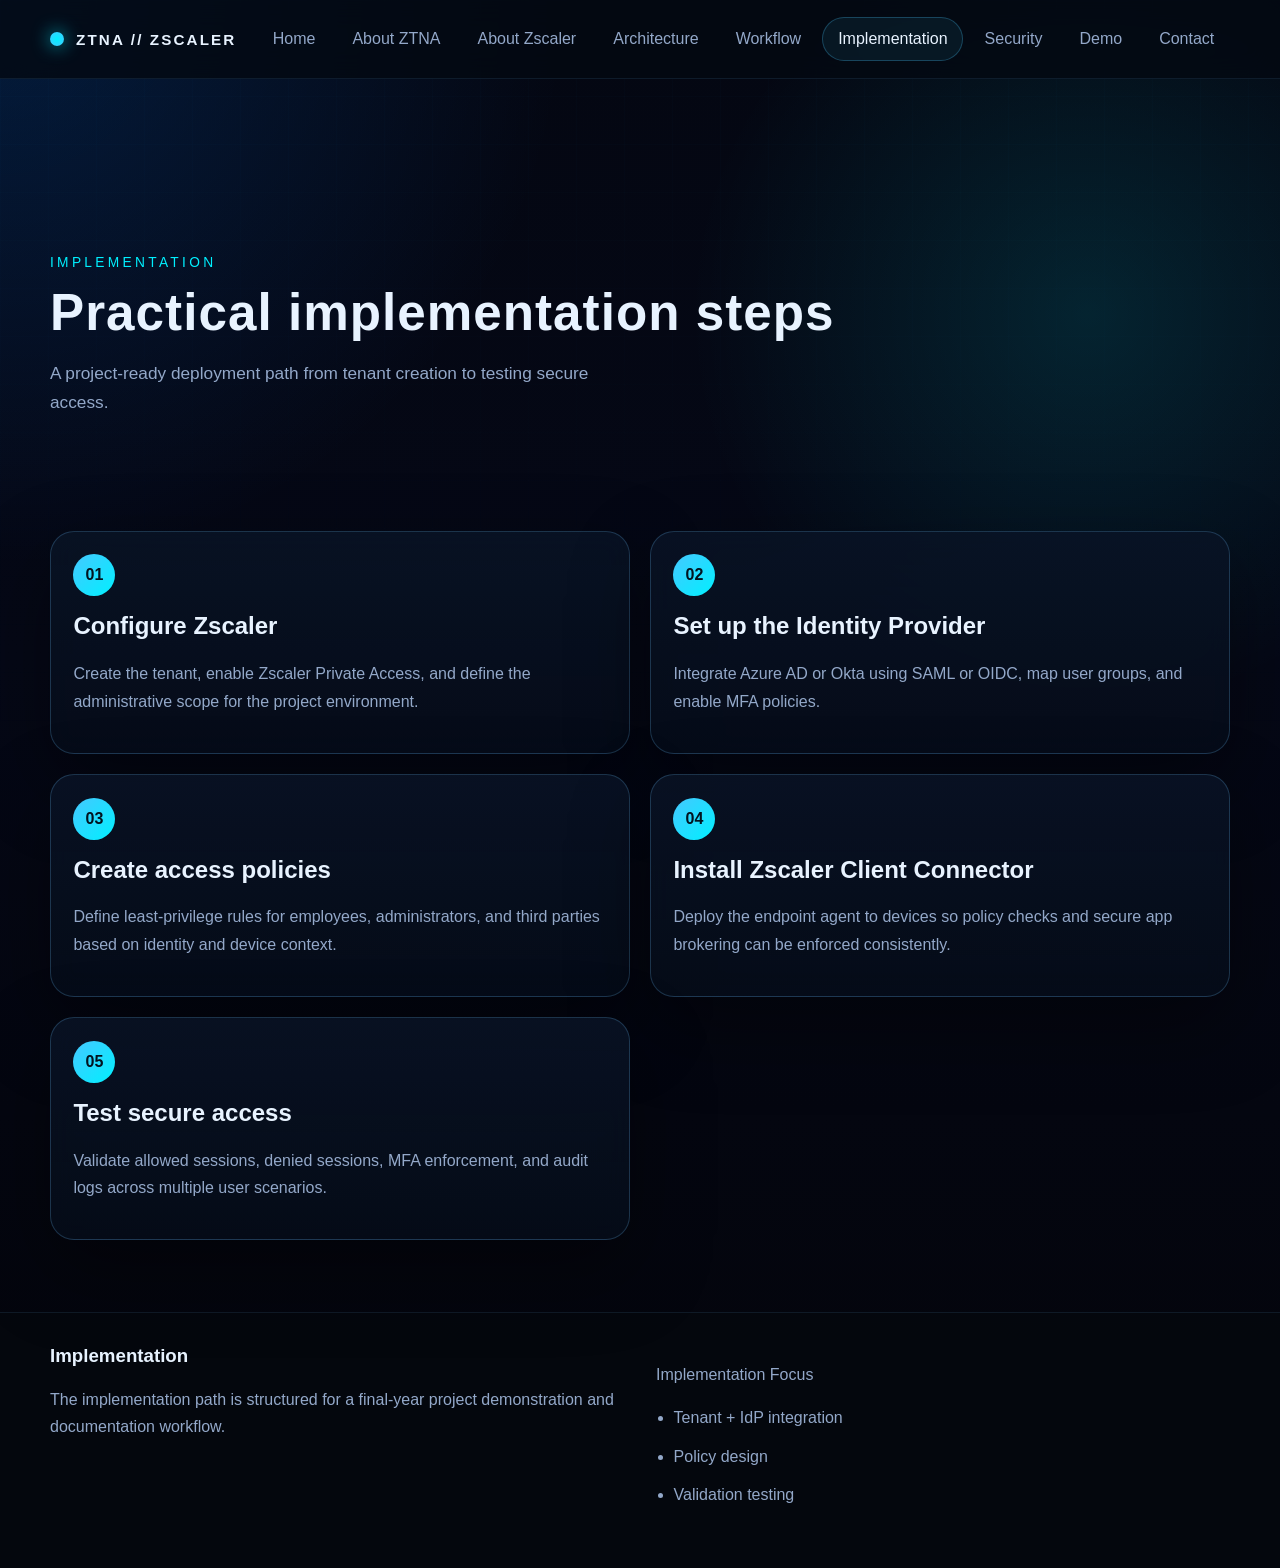
<file: implementation.html>
﻿<!DOCTYPE html>
<html lang="en">
<head>
    <meta charset="UTF-8">
    <meta name="viewport" content="width=device-width, initial-scale=1.0">
    <meta name="description" content="Implementation steps for ZTNA using Zscaler.">
    <title>ZTNA using Zscaler | Implementation</title>
    <style>
/* Core design tokens for the cyber-themed project website */
:root {
    --bg: #050816;
    --bg-alt: #081226;
    --bg-panel: rgba(10, 22, 43, 0.74);
    --border: rgba(109, 194, 255, 0.22);
    --line: rgba(109, 194, 255, 0.35);
    --text: #e8f3ff;
    --muted: #93a8c9;
    --accent: #45c8ff;
    --accent-strong: #00f0ff;
    --accent-soft: rgba(69, 200, 255, 0.18);
    --success: #4fffb0;
    --danger: #ff648f;
    --shadow: 0 30px 80px rgba(0, 0, 0, 0.38);
    --radius: 24px;
    --radius-sm: 16px;
    --max-width: 1180px;
    --heading-font: "Segoe UI Variable", "Bahnschrift", "Trebuchet MS", sans-serif;
    --body-font: "Segoe UI", "Verdana", sans-serif;
    --mono-font: "Consolas", "Lucida Console", monospace;
}

/* Global reset and base styles */
* {
    box-sizing: border-box;
}

html {
    scroll-behavior: smooth;
}

body {
    margin: 0;
    min-height: 100vh;
    font-family: var(--body-font);
    color: var(--text);
    background:
        radial-gradient(circle at top left, rgba(0, 122, 255, 0.18), transparent 28%),
        radial-gradient(circle at 85% 20%, rgba(0, 240, 255, 0.12), transparent 24%),
        linear-gradient(180deg, #040712 0%, #050816 42%, #03040a 100%);
    overflow-x: hidden;
}

body::before {
    content: "";
    position: fixed;
    inset: 0;
    background-image:
        linear-gradient(rgba(69, 200, 255, 0.04) 1px, transparent 1px),
        linear-gradient(90deg, rgba(69, 200, 255, 0.04) 1px, transparent 1px);
    background-size: 48px 48px;
    mask-image: linear-gradient(180deg, rgba(0, 0, 0, 0.45), transparent 90%);
    pointer-events: none;
}

a {
    color: inherit;
    text-decoration: none;
}

button,
input,
textarea,
select {
    font: inherit;
}

svg {
    width: 100%;
    height: 100%;
    fill: none;
    stroke: currentColor;
    stroke-width: 2;
    stroke-linecap: round;
    stroke-linejoin: round;
}

.container {
    width: min(100% - 2rem, var(--max-width));
    margin: 0 auto;
}

.page-main {
    padding-top: 5rem;
}

.section-shell {
    padding: 4.5rem 0;
}

.alt-shell {
    background: linear-gradient(180deg, rgba(11, 21, 39, 0.66), rgba(4, 11, 22, 0.2));
}

.cta-shell {
    padding-top: 1rem;
    padding-bottom: 5rem;
}

.section-gap {
    margin-top: 2rem;
}

.section-heading {
    max-width: 760px;
    margin-bottom: 2rem;
}

.section-heading h2,
.page-hero h1,
.hero-copy h1,
.cta-card h2 {
    font-family: var(--heading-font);
    letter-spacing: 0.02em;
}

.eyebrow {
    margin: 0 0 0.8rem;
    color: var(--accent-strong);
    font-size: 0.86rem;
    letter-spacing: 0.24em;
    text-transform: uppercase;
}

.lead {
    color: var(--muted);
    font-size: 1.08rem;
    line-height: 1.7;
    max-width: 62ch;
}

.glass-card {
    background: linear-gradient(180deg, rgba(9, 19, 37, 0.88), rgba(6, 13, 26, 0.76));
    border: 1px solid var(--border);
    box-shadow: var(--shadow);
    border-radius: var(--radius);
    backdrop-filter: blur(12px);
}

/* Navigation */
.site-header {
    position: sticky;
    top: 0;
    z-index: 50;
    background: rgba(4, 9, 18, 0.8);
    backdrop-filter: blur(14px);
    border-bottom: 1px solid rgba(109, 194, 255, 0.1);
}

.nav-shell {
    display: flex;
    align-items: center;
    justify-content: space-between;
    gap: 1rem;
    min-height: 78px;
}

.brand {
    display: inline-flex;
    align-items: center;
    gap: 0.75rem;
    font-family: var(--heading-font);
    font-weight: 700;
    letter-spacing: 0.14em;
    font-size: 0.95rem;
}

.brand-mark {
    width: 14px;
    height: 14px;
    border-radius: 50%;
    background: radial-gradient(circle, var(--accent-strong), var(--accent));
    box-shadow: 0 0 18px rgba(0, 240, 255, 0.75);
}

.site-nav {
    display: flex;
    align-items: center;
    gap: 0.35rem;
    flex-wrap: wrap;
    justify-content: flex-end;
}

.site-nav a,
.nav-toggle {
    border: 1px solid transparent;
    color: var(--muted);
    padding: 0.72rem 0.92rem;
    border-radius: 999px;
    transition: 180ms ease;
}

.site-nav a:hover,
.site-nav a.active,
.nav-toggle:hover {
    color: var(--text);
    border-color: rgba(69, 200, 255, 0.26);
    background: rgba(69, 200, 255, 0.08);
}

.nav-toggle {
    display: none;
    background: transparent;
    cursor: pointer;
}

/* Hero */
.hero-panel {
    padding: 7rem 0 4rem;
}

.hero-grid,
.split-layout,
.demo-grid,
.footer-grid {
    display: grid;
    gap: 2rem;
}

.hero-grid {
    grid-template-columns: 1.1fr 0.9fr;
    align-items: center;
}

.hero-copy h1 {
    font-size: clamp(2.4rem, 5vw, 4.8rem);
    line-height: 1.05;
    margin: 0 0 1rem;
}

.hero-actions,
.cta-actions,
.demo-actions {
    display: flex;
    gap: 1rem;
    flex-wrap: wrap;
}

.button {
    display: inline-flex;
    align-items: center;
    justify-content: center;
    min-height: 50px;
    padding: 0.85rem 1.35rem;
    border-radius: 999px;
    border: 1px solid transparent;
    cursor: pointer;
    transition: transform 180ms ease, box-shadow 180ms ease, border-color 180ms ease;
}

.button:hover {
    transform: translateY(-2px);
}

.button-primary {
    background: linear-gradient(135deg, rgba(69, 200, 255, 0.9), rgba(0, 240, 255, 0.65));
    color: #03111e;
    box-shadow: 0 12px 28px rgba(0, 179, 255, 0.24);
}

.button-secondary {
    background: rgba(69, 200, 255, 0.08);
    border-color: rgba(69, 200, 255, 0.24);
    color: var(--text);
}

.hero-stats,
.card-grid,
.status-list,
.content-stack,
.implementation-stack {
    display: grid;
    gap: 1.25rem;
}

.hero-stats {
    grid-template-columns: repeat(3, minmax(0, 1fr));
    margin-top: 2rem;
}

.stat-card {
    padding: 1.15rem;
}

.stat-value {
    display: block;
    font-size: 1.5rem;
    font-family: var(--heading-font);
    color: var(--accent-strong);
}

.stat-label,
.site-footer p,
.site-footer li,
.content-card p,
.feature-card p,
.step-card p,
.info-list span,
.status-list span {
    color: var(--muted);
    line-height: 1.7;
}

.hero-visual {
    position: relative;
    min-height: 460px;
}

.orb {
    position: absolute;
    border-radius: 50%;
    filter: blur(10px);
}

.orb-one {
    inset: 20% auto auto 0;
    width: 180px;
    height: 180px;
    background: radial-gradient(circle, rgba(69, 200, 255, 0.45), transparent 70%);
}

.orb-two {
    inset: auto 10% 0 auto;
    width: 220px;
    height: 220px;
    background: radial-gradient(circle, rgba(0, 240, 255, 0.26), transparent 72%);
}

.control-panel {
    position: absolute;
    inset: 2rem 1rem 2rem 3rem;
    padding: 1.4rem;
    overflow: hidden;
}

.panel-topline {
    display: flex;
    align-items: center;
    gap: 0.65rem;
    color: var(--muted);
    font-family: var(--mono-font);
    font-size: 0.92rem;
    margin-bottom: 1.4rem;
}

.status-dot {
    width: 10px;
    height: 10px;
    border-radius: 50%;
    background: var(--success);
    box-shadow: 0 0 16px rgba(79, 255, 176, 0.72);
}

.signal-grid {
    display: grid;
    grid-template-columns: repeat(2, minmax(0, 1fr));
    gap: 1rem;
}

.signal-node,
.mini-card,
.demo-node,
.arch-node,
.workflow-step,
.step-card,
.content-card,
.feature-card,
.system-status,
.demo-console {
    position: relative;
    overflow: hidden;
}

.signal-node {
    padding: 1rem;
    border-radius: 18px;
    border: 1px solid rgba(69, 200, 255, 0.2);
    background: rgba(69, 200, 255, 0.05);
    color: var(--muted);
    min-height: 76px;
    display: flex;
    align-items: center;
}

.signal-node.active-node {
    color: var(--text);
    border-color: rgba(0, 240, 255, 0.45);
    box-shadow: inset 0 0 0 1px rgba(0, 240, 255, 0.16), 0 0 18px rgba(0, 240, 255, 0.08);
}

.scanline {
    position: absolute;
    left: 0;
    right: 0;
    top: 20%;
    height: 2px;
    background: linear-gradient(90deg, transparent, rgba(0, 240, 255, 0.7), transparent);
    animation: scan 4.8s linear infinite;
}

/* Layout grids */
.three-up {
    grid-template-columns: repeat(3, minmax(0, 1fr));
}

.two-up,
.split-layout,
.demo-grid,
.footer-grid {
    grid-template-columns: repeat(2, minmax(0, 1fr));
}

.four-up {
    grid-template-columns: repeat(4, minmax(0, 1fr));
}

.architecture-grid {
    grid-template-columns: repeat(5, minmax(0, 1fr));
    margin-top: 1.5rem;
}

.align-start {
    align-items: start;
}

.feature-card,
.content-card,
.step-card,
.system-status,
.demo-console,
.cta-card,
.timeline-panel,
.diagram-card,
.workflow-track {
    padding: 1.4rem;
}

.feature-icon {
    width: 56px;
    height: 56px;
    display: inline-flex;
    align-items: center;
    justify-content: center;
    margin-bottom: 1rem;
    color: var(--accent-strong);
    border-radius: 16px;
    background: rgba(69, 200, 255, 0.08);
    border: 1px solid rgba(69, 200, 255, 0.24);
}

.small-icon {
    width: 52px;
    height: 52px;
}

.key-points,
.site-footer ul,
.demo-log {
    margin: 1rem 0 0;
    padding-left: 1.1rem;
}

.key-points li,
.site-footer li,
.demo-log li {
    margin-bottom: 0.7rem;
    color: var(--muted);
}

.compact-points {
    margin-top: 0.6rem;
}

.comparison-grid,
.info-list {
    display: grid;
    gap: 1rem;
}

.mini-card {
    padding: 1rem;
    border-radius: var(--radius-sm);
    border: 1px solid rgba(69, 200, 255, 0.16);
    background: rgba(69, 200, 255, 0.05);
}

/* Timeline section */
.timeline-panel {
    display: grid;
    gap: 1rem;
}

.timeline-step {
    display: flex;
    gap: 1rem;
    align-items: start;
    padding: 1rem;
    border-radius: var(--radius-sm);
    background: rgba(69, 200, 255, 0.05);
    border: 1px solid rgba(69, 200, 255, 0.14);
}

.timeline-step span,
.step-number,
.workflow-step span {
    flex: 0 0 auto;
    display: inline-flex;
    align-items: center;
    justify-content: center;
    width: 42px;
    height: 42px;
    border-radius: 50%;
    color: #02131f;
    background: linear-gradient(135deg, var(--accent), var(--accent-strong));
    font-weight: 700;
}

.cta-card {
    display: flex;
    align-items: center;
    justify-content: space-between;
    gap: 1rem;
}

/* Page hero */
.page-hero {
    padding: 6rem 0 1.5rem;
}

.narrow-hero h1 {
    margin: 0 0 1rem;
    font-size: clamp(2rem, 4vw, 3.4rem);
}

/* Architecture diagram */
.diagram-stage {
    position: relative;
    min-height: 420px;
    border-radius: calc(var(--radius) - 8px);
    border: 1px solid rgba(69, 200, 255, 0.14);
    background:
        linear-gradient(180deg, rgba(2, 10, 20, 0.8), rgba(4, 12, 26, 0.72)),
        radial-gradient(circle at 20% 20%, rgba(0, 240, 255, 0.09), transparent 24%);
}

.arch-node {
    position: absolute;
    min-width: 180px;
    padding: 0.95rem 1rem;
    text-align: center;
    border-radius: 18px;
    border: 1px solid rgba(69, 200, 255, 0.24);
    background: rgba(69, 200, 255, 0.08);
    color: var(--text);
    box-shadow: 0 16px 32px rgba(0, 0, 0, 0.28);
}

.node-user {
    top: 50px;
    left: 40px;
}

.node-idp {
    top: 190px;
    left: 40px;
}

.node-zscaler {
    top: 120px;
    left: calc(50% - 90px);
}

.node-policy {
    top: 120px;
    right: 90px;
}

.node-app {
    bottom: 60px;
    right: 90px;
}

.arch-line {
    position: absolute;
    background: linear-gradient(90deg, rgba(69, 200, 255, 0.18), rgba(69, 200, 255, 0.7), rgba(69, 200, 255, 0.18));
    box-shadow: 0 0 18px rgba(69, 200, 255, 0.25);
}

.line-u-z {
    top: 137px;
    left: 220px;
    width: 250px;
    height: 2px;
}

.line-idp-z {
    top: 255px;
    left: 220px;
    width: 250px;
    height: 2px;
}

.line-z-p {
    top: 138px;
    left: calc(50% + 92px);
    width: 150px;
    height: 2px;
}

.line-p-a {
    top: 212px;
    right: 176px;
    width: 2px;
    height: 104px;
    background: linear-gradient(180deg, rgba(69, 200, 255, 0.18), rgba(69, 200, 255, 0.72), rgba(69, 200, 255, 0.18));
}

/* Workflow */
.workflow-track {
    display: grid;
    grid-template-columns: repeat(9, minmax(0, 1fr));
    align-items: center;
    gap: 0.8rem;
}

.workflow-step {
    min-height: 206px;
    padding: 1rem;
    border-radius: var(--radius-sm);
    border: 1px solid rgba(69, 200, 255, 0.18);
    background: rgba(69, 200, 255, 0.06);
}

.workflow-arrow {
    height: 2px;
    border-radius: 999px;
    background: linear-gradient(90deg, rgba(69, 200, 255, 0.15), rgba(0, 240, 255, 0.8), rgba(69, 200, 255, 0.15));
}

/* Implementation */
.implementation-stack {
    grid-template-columns: repeat(2, minmax(0, 1fr));
}

.step-card {
    min-height: 220px;
}

.step-number {
    margin-bottom: 1rem;
}

/* Status and information panels */
.status-list div,
.info-list div {
    display: flex;
    flex-direction: column;
    gap: 0.35rem;
    padding: 0.95rem 0;
    border-bottom: 1px solid rgba(69, 200, 255, 0.12);
}

.status-list div:last-child,
.info-list div:last-child {
    border-bottom: 0;
}

.status-list strong,
.info-list strong {
    color: var(--text);
    font-weight: 600;
}

/* Demo */
.demo-stage {
    display: grid;
    grid-template-columns: repeat(9, minmax(0, 1fr));
    align-items: center;
    gap: 0.8rem;
    padding: 1.5rem;
}

.demo-node {
    min-height: 110px;
    display: flex;
    align-items: center;
    justify-content: center;
    text-align: center;
    padding: 0.8rem;
    border-radius: 20px;
    border: 1px solid rgba(69, 200, 255, 0.18);
    background: rgba(69, 200, 255, 0.05);
    color: var(--muted);
    transition: transform 180ms ease, border-color 180ms ease, box-shadow 180ms ease, color 180ms ease;
}

.demo-node.active {
    color: var(--text);
    border-color: rgba(0, 240, 255, 0.5);
    box-shadow: 0 0 22px rgba(0, 240, 255, 0.16);
    transform: translateY(-4px);
}

.demo-node.complete {
    color: var(--text);
    border-color: rgba(79, 255, 176, 0.48);
    box-shadow: 0 0 22px rgba(79, 255, 176, 0.16);
}

.demo-connector {
    height: 2px;
    border-radius: 999px;
    background: linear-gradient(90deg, rgba(69, 200, 255, 0.12), rgba(69, 200, 255, 0.75), rgba(69, 200, 255, 0.12));
}

.demo-console h2,
.content-card h2,
.feature-card h3,
.workflow-step h3,
.step-card h2,
.site-footer h3,
.timeline-step h3 {
    margin-top: 0;
}

.demo-log {
    max-height: 220px;
    overflow: auto;
}

/* Footer */
.site-footer {
    padding: 2rem 0 3rem;
    border-top: 1px solid rgba(109, 194, 255, 0.1);
    background: rgba(4, 8, 14, 0.82);
}

/* Motion */
.reveal {
    opacity: 0;
    transform: translateY(26px);
    transition: opacity 700ms ease, transform 700ms ease;
}

.reveal.is-visible {
    opacity: 1;
    transform: translateY(0);
}

.reveal-delay-1 {
    transition-delay: 110ms;
}

.reveal-delay-2 {
    transition-delay: 220ms;
}

.feature-card:hover,
.content-card:hover,
.step-card:hover,
.mini-card:hover,
.workflow-step:hover,
.arch-node:hover {
    transform: translateY(-6px);
    border-color: rgba(0, 240, 255, 0.28);
}

.feature-card,
.content-card,
.step-card,
.mini-card,
.workflow-step,
.arch-node {
    transition: transform 180ms ease, border-color 180ms ease, box-shadow 180ms ease;
}

@keyframes scan {
    0% {
        transform: translateY(0);
    }
    50% {
        transform: translateY(220px);
    }
    100% {
        transform: translateY(0);
    }
}

/* Responsive rules */
@media (max-width: 1100px) {
    .architecture-grid,
    .four-up,
    .three-up {
        grid-template-columns: repeat(2, minmax(0, 1fr));
    }

    .workflow-track,
    .demo-stage {
        grid-template-columns: 1fr;
    }

    .workflow-arrow,
    .demo-connector {
        width: 2px;
        height: 28px;
        justify-self: center;
        background: linear-gradient(180deg, rgba(69, 200, 255, 0.15), rgba(0, 240, 255, 0.8), rgba(69, 200, 255, 0.15));
    }

    .node-policy,
    .node-app {
        right: 40px;
    }
}

@media (max-width: 900px) {
    .hero-grid,
    .split-layout,
    .two-up,
    .demo-grid,
    .footer-grid,
    .implementation-stack,
    .hero-stats,
    .architecture-grid {
        grid-template-columns: 1fr;
    }

    .site-nav {
        position: absolute;
        top: calc(100% + 0.75rem);
        left: 1rem;
        right: 1rem;
        display: none;
        flex-direction: column;
        align-items: stretch;
        padding: 0.8rem;
        background: rgba(3, 8, 15, 0.96);
        border: 1px solid rgba(69, 200, 255, 0.18);
        border-radius: 24px;
        box-shadow: var(--shadow);
    }

    .site-nav.open {
        display: flex;
    }

    .nav-toggle {
        display: inline-flex;
    }

    .hero-panel {
        padding-top: 5rem;
    }

    .hero-visual {
        min-height: 360px;
    }

    .control-panel {
        inset: 1rem;
    }

    .diagram-stage {
        min-height: 620px;
    }

    .arch-node {
        min-width: 150px;
    }

    .node-user {
        top: 36px;
        left: 28px;
    }

    .node-idp {
        top: 144px;
        left: 28px;
    }

    .node-zscaler {
        top: 274px;
        left: 28px;
    }

    .node-policy {
        top: 392px;
        left: 28px;
    }

    .node-app {
        top: 510px;
        left: 28px;
        right: auto;
    }

    .line-u-z,
    .line-idp-z,
    .line-z-p,
    .line-p-a {
        width: 2px;
        left: 116px;
        background: linear-gradient(180deg, rgba(69, 200, 255, 0.18), rgba(69, 200, 255, 0.72), rgba(69, 200, 255, 0.18));
    }

    .line-u-z {
        top: 98px;
        height: 80px;
    }

    .line-idp-z {
        top: 208px;
        height: 84px;
    }

    .line-z-p {
        top: 330px;
        height: 78px;
    }

    .line-p-a {
        top: 450px;
        height: 76px;
    }
}

@media (max-width: 640px) {
    .container {
        width: min(100% - 1.2rem, var(--max-width));
    }

    .feature-card,
    .content-card,
    .step-card,
    .system-status,
    .demo-console,
    .cta-card,
    .timeline-panel,
    .diagram-card,
    .workflow-track {
        padding: 1.1rem;
    }

    .hero-copy h1 {
        font-size: 2.4rem;
    }

    .button,
    .site-nav a,
    .nav-toggle {
        width: 100%;
    }

    .cta-card {
        flex-direction: column;
        align-items: stretch;
    }

    .signal-grid,
    .three-up,
    .four-up {
        grid-template-columns: 1fr;
    }
}
    </style>
</head>
<body>
    <header class="site-header">
        <div class="container nav-shell">
            <a class="brand" href="index.html">
                <span class="brand-mark"></span>
                <span class="brand-text">ZTNA // ZSCALER</span>
            </a>
            <button class="nav-toggle" type="button" aria-label="Toggle navigation" aria-expanded="false">Menu</button>
            <nav class="site-nav">
                <a href="index.html">Home</a>
                <a href="about.html">About ZTNA</a>
                <a href="zscaler.html">About Zscaler</a>
                <a href="architecture.html">Architecture</a>
                <a href="workflow.html">Workflow</a>
                <a class="active" href="implementation.html">Implementation</a>
                <a href="security.html">Security</a>
                <a href="demo.html">Demo</a>
                <a href="contact.html">Contact</a>
            </nav>
        </div>
    </header>

    <main class="page-main">
        <section class="page-hero narrow-hero">
            <div class="container reveal">
                <p class="eyebrow">Implementation</p>
                <h1>Practical implementation steps</h1>
                <p class="lead">A project-ready deployment path from tenant creation to testing secure access.</p>
            </div>
        </section>

        <section class="section-shell">
            <div class="container implementation-stack">
                <article class="step-card glass-card reveal">
                    <span class="step-number">01</span>
                    <h2>Configure Zscaler</h2>
                    <p>Create the tenant, enable Zscaler Private Access, and define the administrative scope for the project environment.</p>
                </article>
                <article class="step-card glass-card reveal reveal-delay-1">
                    <span class="step-number">02</span>
                    <h2>Set up the Identity Provider</h2>
                    <p>Integrate Azure AD or Okta using SAML or OIDC, map user groups, and enable MFA policies.</p>
                </article>
                <article class="step-card glass-card reveal reveal-delay-2">
                    <span class="step-number">03</span>
                    <h2>Create access policies</h2>
                    <p>Define least-privilege rules for employees, administrators, and third parties based on identity and device context.</p>
                </article>
                <article class="step-card glass-card reveal">
                    <span class="step-number">04</span>
                    <h2>Install Zscaler Client Connector</h2>
                    <p>Deploy the endpoint agent to devices so policy checks and secure app brokering can be enforced consistently.</p>
                </article>
                <article class="step-card glass-card reveal reveal-delay-1">
                    <span class="step-number">05</span>
                    <h2>Test secure access</h2>
                    <p>Validate allowed sessions, denied sessions, MFA enforcement, and audit logs across multiple user scenarios.</p>
                </article>
            </div>
        </section>
    </main>

    <footer class="site-footer">
        <div class="container footer-grid">
            <div>
                <h3>Implementation</h3>
                <p>The implementation path is structured for a final-year project demonstration and documentation workflow.</p>
            </div>
            <div>
                <p>Implementation Focus</p>
                <ul>
                    <li>Tenant + IdP integration</li>
                    <li>Policy design</li>
                    <li>Validation testing</li>
                </ul>
            </div>
        </div>
    </footer>

    <script>
// Shared site interactions: mobile navigation, reveal animations, and the demo simulation.
document.addEventListener("DOMContentLoaded", () => {
    const navToggle = document.querySelector(".nav-toggle");
    const siteNav = document.querySelector(".site-nav");

    if (navToggle && siteNav) {
        navToggle.addEventListener("click", () => {
            const isOpen = siteNav.classList.toggle("open");
            navToggle.setAttribute("aria-expanded", String(isOpen));
        });
    }

    const revealItems = document.querySelectorAll(".reveal");

    if ("IntersectionObserver" in window && revealItems.length > 0) {
        const observer = new IntersectionObserver(
            (entries) => {
                entries.forEach((entry) => {
                    if (entry.isIntersecting) {
                        entry.target.classList.add("is-visible");
                        observer.unobserve(entry.target);
                    }
                });
            },
            {
                threshold: 0.18,
            }
        );

        revealItems.forEach((item) => observer.observe(item));
    } else {
        revealItems.forEach((item) => item.classList.add("is-visible"));
    }

    // Demo page simulation logic.
    const runButton = document.getElementById("runSimulation");
    const resetButton = document.getElementById("resetSimulation");
    const demoStatus = document.getElementById("demoStatus");
    const demoLog = document.getElementById("demoLog");
    const demoNodes = Array.from(document.querySelectorAll(".demo-node"));

    const simulationSteps = [
        "User access request received from the endpoint.",
        "Identity Provider validates the user and applies MFA.",
        "Policy Engine checks role, device posture, and session context.",
        "Zscaler brokers a secure path to the approved private application.",
        "Application access granted with least-privilege scope.",
    ];

    let simulationRunning = false;

    const appendLog = (message) => {
        if (!demoLog) {
            return;
        }

        const item = document.createElement("li");
        item.textContent = message;
        demoLog.appendChild(item);
    };

    const resetSimulation = () => {
        demoNodes.forEach((node) => {
            node.classList.remove("active", "complete");
        });

        if (demoLog) {
            demoLog.innerHTML = "";
            appendLog("Waiting for a user access request.");
        }

        if (demoStatus) {
            demoStatus.textContent = "Ready to validate the session.";
        }

        simulationRunning = false;
    };

    const runSimulation = async () => {
        if (simulationRunning || demoNodes.length === 0) {
            return;
        }

        simulationRunning = true;
        resetSimulation();
        simulationRunning = true;

        for (const [index, message] of simulationSteps.entries()) {
            const currentNode = demoNodes[index];

            if (currentNode) {
                currentNode.classList.add("active");
            }

            if (demoStatus) {
                demoStatus.textContent = message;
            }

            appendLog(message);
            await new Promise((resolve) => window.setTimeout(resolve, 900));

            if (currentNode) {
                currentNode.classList.remove("active");
                currentNode.classList.add("complete");
            }
        }

        if (demoStatus) {
            demoStatus.textContent = "Simulation complete. The private application is available through brokered Zero Trust access.";
        }

        appendLog("Session completed with monitoring and audit visibility enabled.");
        simulationRunning = false;
    };

    if (runButton) {
        runButton.addEventListener("click", runSimulation);
    }

    if (resetButton) {
        resetButton.addEventListener("click", resetSimulation);
    }
});
    </script>
</body>
</html>
</file>
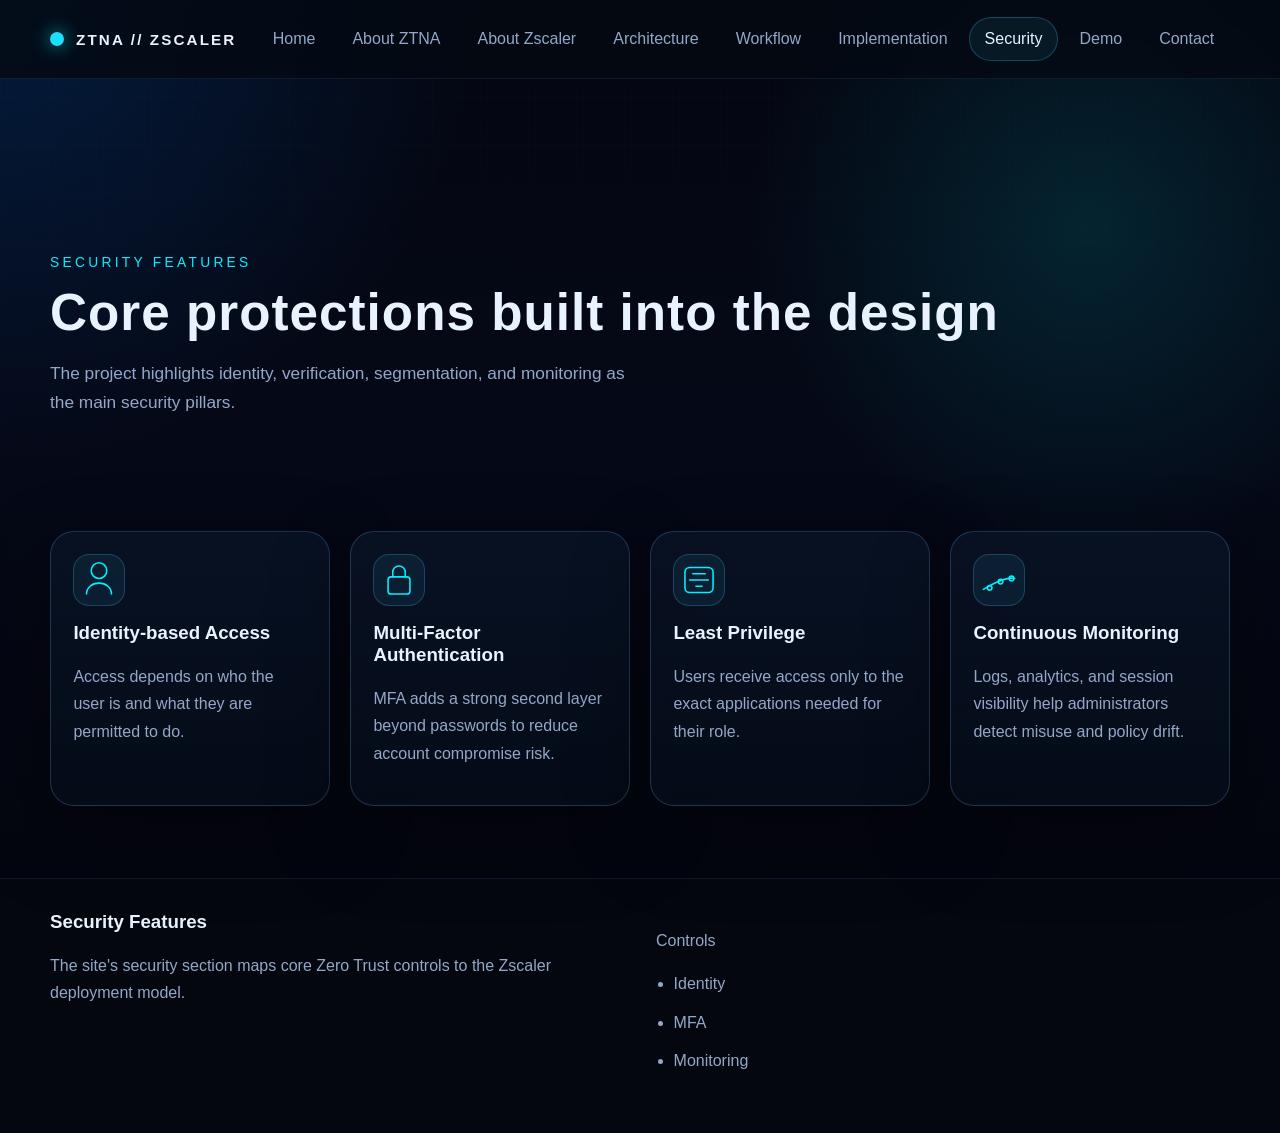
<file: security.html>
﻿<!DOCTYPE html>
<html lang="en">
<head>
    <meta charset="UTF-8">
    <meta name="viewport" content="width=device-width, initial-scale=1.0">
    <meta name="description" content="Security features of ZTNA using Zscaler.">
    <title>ZTNA using Zscaler | Security Features</title>
    <style>
/* Core design tokens for the cyber-themed project website */
:root {
    --bg: #050816;
    --bg-alt: #081226;
    --bg-panel: rgba(10, 22, 43, 0.74);
    --border: rgba(109, 194, 255, 0.22);
    --line: rgba(109, 194, 255, 0.35);
    --text: #e8f3ff;
    --muted: #93a8c9;
    --accent: #45c8ff;
    --accent-strong: #00f0ff;
    --accent-soft: rgba(69, 200, 255, 0.18);
    --success: #4fffb0;
    --danger: #ff648f;
    --shadow: 0 30px 80px rgba(0, 0, 0, 0.38);
    --radius: 24px;
    --radius-sm: 16px;
    --max-width: 1180px;
    --heading-font: "Segoe UI Variable", "Bahnschrift", "Trebuchet MS", sans-serif;
    --body-font: "Segoe UI", "Verdana", sans-serif;
    --mono-font: "Consolas", "Lucida Console", monospace;
}

/* Global reset and base styles */
* {
    box-sizing: border-box;
}

html {
    scroll-behavior: smooth;
}

body {
    margin: 0;
    min-height: 100vh;
    font-family: var(--body-font);
    color: var(--text);
    background:
        radial-gradient(circle at top left, rgba(0, 122, 255, 0.18), transparent 28%),
        radial-gradient(circle at 85% 20%, rgba(0, 240, 255, 0.12), transparent 24%),
        linear-gradient(180deg, #040712 0%, #050816 42%, #03040a 100%);
    overflow-x: hidden;
}

body::before {
    content: "";
    position: fixed;
    inset: 0;
    background-image:
        linear-gradient(rgba(69, 200, 255, 0.04) 1px, transparent 1px),
        linear-gradient(90deg, rgba(69, 200, 255, 0.04) 1px, transparent 1px);
    background-size: 48px 48px;
    mask-image: linear-gradient(180deg, rgba(0, 0, 0, 0.45), transparent 90%);
    pointer-events: none;
}

a {
    color: inherit;
    text-decoration: none;
}

button,
input,
textarea,
select {
    font: inherit;
}

svg {
    width: 100%;
    height: 100%;
    fill: none;
    stroke: currentColor;
    stroke-width: 2;
    stroke-linecap: round;
    stroke-linejoin: round;
}

.container {
    width: min(100% - 2rem, var(--max-width));
    margin: 0 auto;
}

.page-main {
    padding-top: 5rem;
}

.section-shell {
    padding: 4.5rem 0;
}

.alt-shell {
    background: linear-gradient(180deg, rgba(11, 21, 39, 0.66), rgba(4, 11, 22, 0.2));
}

.cta-shell {
    padding-top: 1rem;
    padding-bottom: 5rem;
}

.section-gap {
    margin-top: 2rem;
}

.section-heading {
    max-width: 760px;
    margin-bottom: 2rem;
}

.section-heading h2,
.page-hero h1,
.hero-copy h1,
.cta-card h2 {
    font-family: var(--heading-font);
    letter-spacing: 0.02em;
}

.eyebrow {
    margin: 0 0 0.8rem;
    color: var(--accent-strong);
    font-size: 0.86rem;
    letter-spacing: 0.24em;
    text-transform: uppercase;
}

.lead {
    color: var(--muted);
    font-size: 1.08rem;
    line-height: 1.7;
    max-width: 62ch;
}

.glass-card {
    background: linear-gradient(180deg, rgba(9, 19, 37, 0.88), rgba(6, 13, 26, 0.76));
    border: 1px solid var(--border);
    box-shadow: var(--shadow);
    border-radius: var(--radius);
    backdrop-filter: blur(12px);
}

/* Navigation */
.site-header {
    position: sticky;
    top: 0;
    z-index: 50;
    background: rgba(4, 9, 18, 0.8);
    backdrop-filter: blur(14px);
    border-bottom: 1px solid rgba(109, 194, 255, 0.1);
}

.nav-shell {
    display: flex;
    align-items: center;
    justify-content: space-between;
    gap: 1rem;
    min-height: 78px;
}

.brand {
    display: inline-flex;
    align-items: center;
    gap: 0.75rem;
    font-family: var(--heading-font);
    font-weight: 700;
    letter-spacing: 0.14em;
    font-size: 0.95rem;
}

.brand-mark {
    width: 14px;
    height: 14px;
    border-radius: 50%;
    background: radial-gradient(circle, var(--accent-strong), var(--accent));
    box-shadow: 0 0 18px rgba(0, 240, 255, 0.75);
}

.site-nav {
    display: flex;
    align-items: center;
    gap: 0.35rem;
    flex-wrap: wrap;
    justify-content: flex-end;
}

.site-nav a,
.nav-toggle {
    border: 1px solid transparent;
    color: var(--muted);
    padding: 0.72rem 0.92rem;
    border-radius: 999px;
    transition: 180ms ease;
}

.site-nav a:hover,
.site-nav a.active,
.nav-toggle:hover {
    color: var(--text);
    border-color: rgba(69, 200, 255, 0.26);
    background: rgba(69, 200, 255, 0.08);
}

.nav-toggle {
    display: none;
    background: transparent;
    cursor: pointer;
}

/* Hero */
.hero-panel {
    padding: 7rem 0 4rem;
}

.hero-grid,
.split-layout,
.demo-grid,
.footer-grid {
    display: grid;
    gap: 2rem;
}

.hero-grid {
    grid-template-columns: 1.1fr 0.9fr;
    align-items: center;
}

.hero-copy h1 {
    font-size: clamp(2.4rem, 5vw, 4.8rem);
    line-height: 1.05;
    margin: 0 0 1rem;
}

.hero-actions,
.cta-actions,
.demo-actions {
    display: flex;
    gap: 1rem;
    flex-wrap: wrap;
}

.button {
    display: inline-flex;
    align-items: center;
    justify-content: center;
    min-height: 50px;
    padding: 0.85rem 1.35rem;
    border-radius: 999px;
    border: 1px solid transparent;
    cursor: pointer;
    transition: transform 180ms ease, box-shadow 180ms ease, border-color 180ms ease;
}

.button:hover {
    transform: translateY(-2px);
}

.button-primary {
    background: linear-gradient(135deg, rgba(69, 200, 255, 0.9), rgba(0, 240, 255, 0.65));
    color: #03111e;
    box-shadow: 0 12px 28px rgba(0, 179, 255, 0.24);
}

.button-secondary {
    background: rgba(69, 200, 255, 0.08);
    border-color: rgba(69, 200, 255, 0.24);
    color: var(--text);
}

.hero-stats,
.card-grid,
.status-list,
.content-stack,
.implementation-stack {
    display: grid;
    gap: 1.25rem;
}

.hero-stats {
    grid-template-columns: repeat(3, minmax(0, 1fr));
    margin-top: 2rem;
}

.stat-card {
    padding: 1.15rem;
}

.stat-value {
    display: block;
    font-size: 1.5rem;
    font-family: var(--heading-font);
    color: var(--accent-strong);
}

.stat-label,
.site-footer p,
.site-footer li,
.content-card p,
.feature-card p,
.step-card p,
.info-list span,
.status-list span {
    color: var(--muted);
    line-height: 1.7;
}

.hero-visual {
    position: relative;
    min-height: 460px;
}

.orb {
    position: absolute;
    border-radius: 50%;
    filter: blur(10px);
}

.orb-one {
    inset: 20% auto auto 0;
    width: 180px;
    height: 180px;
    background: radial-gradient(circle, rgba(69, 200, 255, 0.45), transparent 70%);
}

.orb-two {
    inset: auto 10% 0 auto;
    width: 220px;
    height: 220px;
    background: radial-gradient(circle, rgba(0, 240, 255, 0.26), transparent 72%);
}

.control-panel {
    position: absolute;
    inset: 2rem 1rem 2rem 3rem;
    padding: 1.4rem;
    overflow: hidden;
}

.panel-topline {
    display: flex;
    align-items: center;
    gap: 0.65rem;
    color: var(--muted);
    font-family: var(--mono-font);
    font-size: 0.92rem;
    margin-bottom: 1.4rem;
}

.status-dot {
    width: 10px;
    height: 10px;
    border-radius: 50%;
    background: var(--success);
    box-shadow: 0 0 16px rgba(79, 255, 176, 0.72);
}

.signal-grid {
    display: grid;
    grid-template-columns: repeat(2, minmax(0, 1fr));
    gap: 1rem;
}

.signal-node,
.mini-card,
.demo-node,
.arch-node,
.workflow-step,
.step-card,
.content-card,
.feature-card,
.system-status,
.demo-console {
    position: relative;
    overflow: hidden;
}

.signal-node {
    padding: 1rem;
    border-radius: 18px;
    border: 1px solid rgba(69, 200, 255, 0.2);
    background: rgba(69, 200, 255, 0.05);
    color: var(--muted);
    min-height: 76px;
    display: flex;
    align-items: center;
}

.signal-node.active-node {
    color: var(--text);
    border-color: rgba(0, 240, 255, 0.45);
    box-shadow: inset 0 0 0 1px rgba(0, 240, 255, 0.16), 0 0 18px rgba(0, 240, 255, 0.08);
}

.scanline {
    position: absolute;
    left: 0;
    right: 0;
    top: 20%;
    height: 2px;
    background: linear-gradient(90deg, transparent, rgba(0, 240, 255, 0.7), transparent);
    animation: scan 4.8s linear infinite;
}

/* Layout grids */
.three-up {
    grid-template-columns: repeat(3, minmax(0, 1fr));
}

.two-up,
.split-layout,
.demo-grid,
.footer-grid {
    grid-template-columns: repeat(2, minmax(0, 1fr));
}

.four-up {
    grid-template-columns: repeat(4, minmax(0, 1fr));
}

.architecture-grid {
    grid-template-columns: repeat(5, minmax(0, 1fr));
    margin-top: 1.5rem;
}

.align-start {
    align-items: start;
}

.feature-card,
.content-card,
.step-card,
.system-status,
.demo-console,
.cta-card,
.timeline-panel,
.diagram-card,
.workflow-track {
    padding: 1.4rem;
}

.feature-icon {
    width: 56px;
    height: 56px;
    display: inline-flex;
    align-items: center;
    justify-content: center;
    margin-bottom: 1rem;
    color: var(--accent-strong);
    border-radius: 16px;
    background: rgba(69, 200, 255, 0.08);
    border: 1px solid rgba(69, 200, 255, 0.24);
}

.small-icon {
    width: 52px;
    height: 52px;
}

.key-points,
.site-footer ul,
.demo-log {
    margin: 1rem 0 0;
    padding-left: 1.1rem;
}

.key-points li,
.site-footer li,
.demo-log li {
    margin-bottom: 0.7rem;
    color: var(--muted);
}

.compact-points {
    margin-top: 0.6rem;
}

.comparison-grid,
.info-list {
    display: grid;
    gap: 1rem;
}

.mini-card {
    padding: 1rem;
    border-radius: var(--radius-sm);
    border: 1px solid rgba(69, 200, 255, 0.16);
    background: rgba(69, 200, 255, 0.05);
}

/* Timeline section */
.timeline-panel {
    display: grid;
    gap: 1rem;
}

.timeline-step {
    display: flex;
    gap: 1rem;
    align-items: start;
    padding: 1rem;
    border-radius: var(--radius-sm);
    background: rgba(69, 200, 255, 0.05);
    border: 1px solid rgba(69, 200, 255, 0.14);
}

.timeline-step span,
.step-number,
.workflow-step span {
    flex: 0 0 auto;
    display: inline-flex;
    align-items: center;
    justify-content: center;
    width: 42px;
    height: 42px;
    border-radius: 50%;
    color: #02131f;
    background: linear-gradient(135deg, var(--accent), var(--accent-strong));
    font-weight: 700;
}

.cta-card {
    display: flex;
    align-items: center;
    justify-content: space-between;
    gap: 1rem;
}

/* Page hero */
.page-hero {
    padding: 6rem 0 1.5rem;
}

.narrow-hero h1 {
    margin: 0 0 1rem;
    font-size: clamp(2rem, 4vw, 3.4rem);
}

/* Architecture diagram */
.diagram-stage {
    position: relative;
    min-height: 420px;
    border-radius: calc(var(--radius) - 8px);
    border: 1px solid rgba(69, 200, 255, 0.14);
    background:
        linear-gradient(180deg, rgba(2, 10, 20, 0.8), rgba(4, 12, 26, 0.72)),
        radial-gradient(circle at 20% 20%, rgba(0, 240, 255, 0.09), transparent 24%);
}

.arch-node {
    position: absolute;
    min-width: 180px;
    padding: 0.95rem 1rem;
    text-align: center;
    border-radius: 18px;
    border: 1px solid rgba(69, 200, 255, 0.24);
    background: rgba(69, 200, 255, 0.08);
    color: var(--text);
    box-shadow: 0 16px 32px rgba(0, 0, 0, 0.28);
}

.node-user {
    top: 50px;
    left: 40px;
}

.node-idp {
    top: 190px;
    left: 40px;
}

.node-zscaler {
    top: 120px;
    left: calc(50% - 90px);
}

.node-policy {
    top: 120px;
    right: 90px;
}

.node-app {
    bottom: 60px;
    right: 90px;
}

.arch-line {
    position: absolute;
    background: linear-gradient(90deg, rgba(69, 200, 255, 0.18), rgba(69, 200, 255, 0.7), rgba(69, 200, 255, 0.18));
    box-shadow: 0 0 18px rgba(69, 200, 255, 0.25);
}

.line-u-z {
    top: 137px;
    left: 220px;
    width: 250px;
    height: 2px;
}

.line-idp-z {
    top: 255px;
    left: 220px;
    width: 250px;
    height: 2px;
}

.line-z-p {
    top: 138px;
    left: calc(50% + 92px);
    width: 150px;
    height: 2px;
}

.line-p-a {
    top: 212px;
    right: 176px;
    width: 2px;
    height: 104px;
    background: linear-gradient(180deg, rgba(69, 200, 255, 0.18), rgba(69, 200, 255, 0.72), rgba(69, 200, 255, 0.18));
}

/* Workflow */
.workflow-track {
    display: grid;
    grid-template-columns: repeat(9, minmax(0, 1fr));
    align-items: center;
    gap: 0.8rem;
}

.workflow-step {
    min-height: 206px;
    padding: 1rem;
    border-radius: var(--radius-sm);
    border: 1px solid rgba(69, 200, 255, 0.18);
    background: rgba(69, 200, 255, 0.06);
}

.workflow-arrow {
    height: 2px;
    border-radius: 999px;
    background: linear-gradient(90deg, rgba(69, 200, 255, 0.15), rgba(0, 240, 255, 0.8), rgba(69, 200, 255, 0.15));
}

/* Implementation */
.implementation-stack {
    grid-template-columns: repeat(2, minmax(0, 1fr));
}

.step-card {
    min-height: 220px;
}

.step-number {
    margin-bottom: 1rem;
}

/* Status and information panels */
.status-list div,
.info-list div {
    display: flex;
    flex-direction: column;
    gap: 0.35rem;
    padding: 0.95rem 0;
    border-bottom: 1px solid rgba(69, 200, 255, 0.12);
}

.status-list div:last-child,
.info-list div:last-child {
    border-bottom: 0;
}

.status-list strong,
.info-list strong {
    color: var(--text);
    font-weight: 600;
}

/* Demo */
.demo-stage {
    display: grid;
    grid-template-columns: repeat(9, minmax(0, 1fr));
    align-items: center;
    gap: 0.8rem;
    padding: 1.5rem;
}

.demo-node {
    min-height: 110px;
    display: flex;
    align-items: center;
    justify-content: center;
    text-align: center;
    padding: 0.8rem;
    border-radius: 20px;
    border: 1px solid rgba(69, 200, 255, 0.18);
    background: rgba(69, 200, 255, 0.05);
    color: var(--muted);
    transition: transform 180ms ease, border-color 180ms ease, box-shadow 180ms ease, color 180ms ease;
}

.demo-node.active {
    color: var(--text);
    border-color: rgba(0, 240, 255, 0.5);
    box-shadow: 0 0 22px rgba(0, 240, 255, 0.16);
    transform: translateY(-4px);
}

.demo-node.complete {
    color: var(--text);
    border-color: rgba(79, 255, 176, 0.48);
    box-shadow: 0 0 22px rgba(79, 255, 176, 0.16);
}

.demo-connector {
    height: 2px;
    border-radius: 999px;
    background: linear-gradient(90deg, rgba(69, 200, 255, 0.12), rgba(69, 200, 255, 0.75), rgba(69, 200, 255, 0.12));
}

.demo-console h2,
.content-card h2,
.feature-card h3,
.workflow-step h3,
.step-card h2,
.site-footer h3,
.timeline-step h3 {
    margin-top: 0;
}

.demo-log {
    max-height: 220px;
    overflow: auto;
}

/* Footer */
.site-footer {
    padding: 2rem 0 3rem;
    border-top: 1px solid rgba(109, 194, 255, 0.1);
    background: rgba(4, 8, 14, 0.82);
}

/* Motion */
.reveal {
    opacity: 0;
    transform: translateY(26px);
    transition: opacity 700ms ease, transform 700ms ease;
}

.reveal.is-visible {
    opacity: 1;
    transform: translateY(0);
}

.reveal-delay-1 {
    transition-delay: 110ms;
}

.reveal-delay-2 {
    transition-delay: 220ms;
}

.feature-card:hover,
.content-card:hover,
.step-card:hover,
.mini-card:hover,
.workflow-step:hover,
.arch-node:hover {
    transform: translateY(-6px);
    border-color: rgba(0, 240, 255, 0.28);
}

.feature-card,
.content-card,
.step-card,
.mini-card,
.workflow-step,
.arch-node {
    transition: transform 180ms ease, border-color 180ms ease, box-shadow 180ms ease;
}

@keyframes scan {
    0% {
        transform: translateY(0);
    }
    50% {
        transform: translateY(220px);
    }
    100% {
        transform: translateY(0);
    }
}

/* Responsive rules */
@media (max-width: 1100px) {
    .architecture-grid,
    .four-up,
    .three-up {
        grid-template-columns: repeat(2, minmax(0, 1fr));
    }

    .workflow-track,
    .demo-stage {
        grid-template-columns: 1fr;
    }

    .workflow-arrow,
    .demo-connector {
        width: 2px;
        height: 28px;
        justify-self: center;
        background: linear-gradient(180deg, rgba(69, 200, 255, 0.15), rgba(0, 240, 255, 0.8), rgba(69, 200, 255, 0.15));
    }

    .node-policy,
    .node-app {
        right: 40px;
    }
}

@media (max-width: 900px) {
    .hero-grid,
    .split-layout,
    .two-up,
    .demo-grid,
    .footer-grid,
    .implementation-stack,
    .hero-stats,
    .architecture-grid {
        grid-template-columns: 1fr;
    }

    .site-nav {
        position: absolute;
        top: calc(100% + 0.75rem);
        left: 1rem;
        right: 1rem;
        display: none;
        flex-direction: column;
        align-items: stretch;
        padding: 0.8rem;
        background: rgba(3, 8, 15, 0.96);
        border: 1px solid rgba(69, 200, 255, 0.18);
        border-radius: 24px;
        box-shadow: var(--shadow);
    }

    .site-nav.open {
        display: flex;
    }

    .nav-toggle {
        display: inline-flex;
    }

    .hero-panel {
        padding-top: 5rem;
    }

    .hero-visual {
        min-height: 360px;
    }

    .control-panel {
        inset: 1rem;
    }

    .diagram-stage {
        min-height: 620px;
    }

    .arch-node {
        min-width: 150px;
    }

    .node-user {
        top: 36px;
        left: 28px;
    }

    .node-idp {
        top: 144px;
        left: 28px;
    }

    .node-zscaler {
        top: 274px;
        left: 28px;
    }

    .node-policy {
        top: 392px;
        left: 28px;
    }

    .node-app {
        top: 510px;
        left: 28px;
        right: auto;
    }

    .line-u-z,
    .line-idp-z,
    .line-z-p,
    .line-p-a {
        width: 2px;
        left: 116px;
        background: linear-gradient(180deg, rgba(69, 200, 255, 0.18), rgba(69, 200, 255, 0.72), rgba(69, 200, 255, 0.18));
    }

    .line-u-z {
        top: 98px;
        height: 80px;
    }

    .line-idp-z {
        top: 208px;
        height: 84px;
    }

    .line-z-p {
        top: 330px;
        height: 78px;
    }

    .line-p-a {
        top: 450px;
        height: 76px;
    }
}

@media (max-width: 640px) {
    .container {
        width: min(100% - 1.2rem, var(--max-width));
    }

    .feature-card,
    .content-card,
    .step-card,
    .system-status,
    .demo-console,
    .cta-card,
    .timeline-panel,
    .diagram-card,
    .workflow-track {
        padding: 1.1rem;
    }

    .hero-copy h1 {
        font-size: 2.4rem;
    }

    .button,
    .site-nav a,
    .nav-toggle {
        width: 100%;
    }

    .cta-card {
        flex-direction: column;
        align-items: stretch;
    }

    .signal-grid,
    .three-up,
    .four-up {
        grid-template-columns: 1fr;
    }
}
    </style>
</head>
<body>
    <header class="site-header">
        <div class="container nav-shell">
            <a class="brand" href="index.html">
                <span class="brand-mark"></span>
                <span class="brand-text">ZTNA // ZSCALER</span>
            </a>
            <button class="nav-toggle" type="button" aria-label="Toggle navigation" aria-expanded="false">Menu</button>
            <nav class="site-nav">
                <a href="index.html">Home</a>
                <a href="about.html">About ZTNA</a>
                <a href="zscaler.html">About Zscaler</a>
                <a href="architecture.html">Architecture</a>
                <a href="workflow.html">Workflow</a>
                <a href="implementation.html">Implementation</a>
                <a class="active" href="security.html">Security</a>
                <a href="demo.html">Demo</a>
                <a href="contact.html">Contact</a>
            </nav>
        </div>
    </header>

    <main class="page-main">
        <section class="page-hero narrow-hero">
            <div class="container reveal">
                <p class="eyebrow">Security Features</p>
                <h1>Core protections built into the design</h1>
                <p class="lead">The project highlights identity, verification, segmentation, and monitoring as the main security pillars.</p>
            </div>
        </section>

        <section class="section-shell">
            <div class="container card-grid four-up">
                <article class="feature-card glass-card reveal">
                    <div class="feature-icon small-icon">
                        <svg viewBox="0 0 64 64" aria-hidden="true">
                            <path d="M32 10a10 10 0 1 1 0 20 10 10 0 0 1 0-20Z"></path>
                            <path d="M16 50c0-8 7-14 16-14s16 6 16 14"></path>
                        </svg>
                    </div>
                    <h3>Identity-based Access</h3>
                    <p>Access depends on who the user is and what they are permitted to do.</p>
                </article>
                <article class="feature-card glass-card reveal reveal-delay-1">
                    <div class="feature-icon small-icon">
                        <svg viewBox="0 0 64 64" aria-hidden="true">
                            <rect x="18" y="28" width="28" height="22" rx="4"></rect>
                            <path d="M24 28v-6a8 8 0 0 1 16 0v6"></path>
                        </svg>
                    </div>
                    <h3>Multi-Factor Authentication</h3>
                    <p>MFA adds a strong second layer beyond passwords to reduce account compromise risk.</p>
                </article>
                <article class="feature-card glass-card reveal reveal-delay-2">
                    <div class="feature-icon small-icon">
                        <svg viewBox="0 0 64 64" aria-hidden="true">
                            <path d="M20 32h24"></path>
                            <path d="M24 24h16"></path>
                            <path d="M28 40h8"></path>
                            <rect x="14" y="16" width="36" height="32" rx="6"></rect>
                        </svg>
                    </div>
                    <h3>Least Privilege</h3>
                    <p>Users receive access only to the exact applications needed for their role.</p>
                </article>
                <article class="feature-card glass-card reveal">
                    <div class="feature-icon small-icon">
                        <svg viewBox="0 0 64 64" aria-hidden="true">
                            <path d="M12 44c10-6 18-10 24-12s12-3 16-2"></path>
                            <circle cx="20" cy="42" r="3"></circle>
                            <circle cx="34" cy="34" r="3"></circle>
                            <circle cx="48" cy="30" r="3"></circle>
                        </svg>
                    </div>
                    <h3>Continuous Monitoring</h3>
                    <p>Logs, analytics, and session visibility help administrators detect misuse and policy drift.</p>
                </article>
            </div>
        </section>
    </main>

    <footer class="site-footer">
        <div class="container footer-grid">
            <div>
                <h3>Security Features</h3>
                <p>The site's security section maps core Zero Trust controls to the Zscaler deployment model.</p>
            </div>
            <div>
                <p>Controls</p>
                <ul>
                    <li>Identity</li>
                    <li>MFA</li>
                    <li>Monitoring</li>
                </ul>
            </div>
        </div>
    </footer>

    <script>
// Shared site interactions: mobile navigation, reveal animations, and the demo simulation.
document.addEventListener("DOMContentLoaded", () => {
    const navToggle = document.querySelector(".nav-toggle");
    const siteNav = document.querySelector(".site-nav");

    if (navToggle && siteNav) {
        navToggle.addEventListener("click", () => {
            const isOpen = siteNav.classList.toggle("open");
            navToggle.setAttribute("aria-expanded", String(isOpen));
        });
    }

    const revealItems = document.querySelectorAll(".reveal");

    if ("IntersectionObserver" in window && revealItems.length > 0) {
        const observer = new IntersectionObserver(
            (entries) => {
                entries.forEach((entry) => {
                    if (entry.isIntersecting) {
                        entry.target.classList.add("is-visible");
                        observer.unobserve(entry.target);
                    }
                });
            },
            {
                threshold: 0.18,
            }
        );

        revealItems.forEach((item) => observer.observe(item));
    } else {
        revealItems.forEach((item) => item.classList.add("is-visible"));
    }

    // Demo page simulation logic.
    const runButton = document.getElementById("runSimulation");
    const resetButton = document.getElementById("resetSimulation");
    const demoStatus = document.getElementById("demoStatus");
    const demoLog = document.getElementById("demoLog");
    const demoNodes = Array.from(document.querySelectorAll(".demo-node"));

    const simulationSteps = [
        "User access request received from the endpoint.",
        "Identity Provider validates the user and applies MFA.",
        "Policy Engine checks role, device posture, and session context.",
        "Zscaler brokers a secure path to the approved private application.",
        "Application access granted with least-privilege scope.",
    ];

    let simulationRunning = false;

    const appendLog = (message) => {
        if (!demoLog) {
            return;
        }

        const item = document.createElement("li");
        item.textContent = message;
        demoLog.appendChild(item);
    };

    const resetSimulation = () => {
        demoNodes.forEach((node) => {
            node.classList.remove("active", "complete");
        });

        if (demoLog) {
            demoLog.innerHTML = "";
            appendLog("Waiting for a user access request.");
        }

        if (demoStatus) {
            demoStatus.textContent = "Ready to validate the session.";
        }

        simulationRunning = false;
    };

    const runSimulation = async () => {
        if (simulationRunning || demoNodes.length === 0) {
            return;
        }

        simulationRunning = true;
        resetSimulation();
        simulationRunning = true;

        for (const [index, message] of simulationSteps.entries()) {
            const currentNode = demoNodes[index];

            if (currentNode) {
                currentNode.classList.add("active");
            }

            if (demoStatus) {
                demoStatus.textContent = message;
            }

            appendLog(message);
            await new Promise((resolve) => window.setTimeout(resolve, 900));

            if (currentNode) {
                currentNode.classList.remove("active");
                currentNode.classList.add("complete");
            }
        }

        if (demoStatus) {
            demoStatus.textContent = "Simulation complete. The private application is available through brokered Zero Trust access.";
        }

        appendLog("Session completed with monitoring and audit visibility enabled.");
        simulationRunning = false;
    };

    if (runButton) {
        runButton.addEventListener("click", runSimulation);
    }

    if (resetButton) {
        resetButton.addEventListener("click", resetSimulation);
    }
});
    </script>
</body>
</html>
</file>
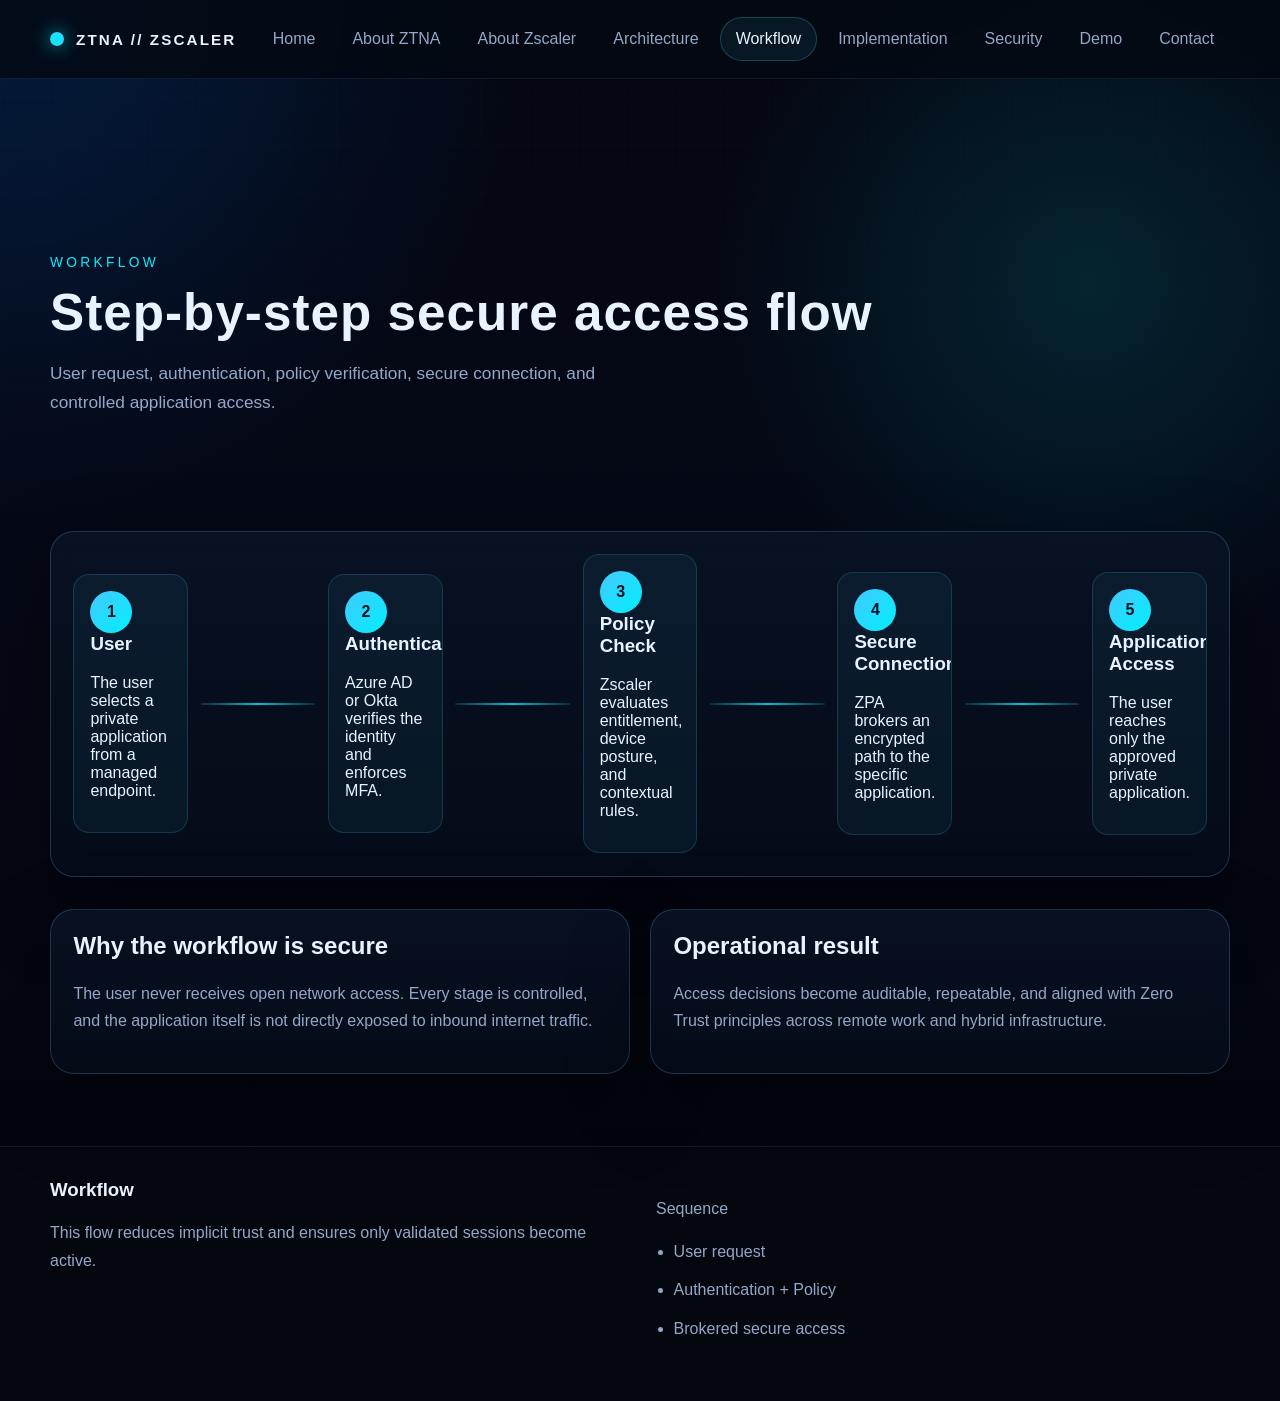
<file: workflow.html>
﻿<!DOCTYPE html>
<html lang="en">
<head>
    <meta charset="UTF-8">
    <meta name="viewport" content="width=device-width, initial-scale=1.0">
    <meta name="description" content="ZTNA workflow from user request to secure application access.">
    <title>ZTNA using Zscaler | Workflow</title>
    <style>
/* Core design tokens for the cyber-themed project website */
:root {
    --bg: #050816;
    --bg-alt: #081226;
    --bg-panel: rgba(10, 22, 43, 0.74);
    --border: rgba(109, 194, 255, 0.22);
    --line: rgba(109, 194, 255, 0.35);
    --text: #e8f3ff;
    --muted: #93a8c9;
    --accent: #45c8ff;
    --accent-strong: #00f0ff;
    --accent-soft: rgba(69, 200, 255, 0.18);
    --success: #4fffb0;
    --danger: #ff648f;
    --shadow: 0 30px 80px rgba(0, 0, 0, 0.38);
    --radius: 24px;
    --radius-sm: 16px;
    --max-width: 1180px;
    --heading-font: "Segoe UI Variable", "Bahnschrift", "Trebuchet MS", sans-serif;
    --body-font: "Segoe UI", "Verdana", sans-serif;
    --mono-font: "Consolas", "Lucida Console", monospace;
}

/* Global reset and base styles */
* {
    box-sizing: border-box;
}

html {
    scroll-behavior: smooth;
}

body {
    margin: 0;
    min-height: 100vh;
    font-family: var(--body-font);
    color: var(--text);
    background:
        radial-gradient(circle at top left, rgba(0, 122, 255, 0.18), transparent 28%),
        radial-gradient(circle at 85% 20%, rgba(0, 240, 255, 0.12), transparent 24%),
        linear-gradient(180deg, #040712 0%, #050816 42%, #03040a 100%);
    overflow-x: hidden;
}

body::before {
    content: "";
    position: fixed;
    inset: 0;
    background-image:
        linear-gradient(rgba(69, 200, 255, 0.04) 1px, transparent 1px),
        linear-gradient(90deg, rgba(69, 200, 255, 0.04) 1px, transparent 1px);
    background-size: 48px 48px;
    mask-image: linear-gradient(180deg, rgba(0, 0, 0, 0.45), transparent 90%);
    pointer-events: none;
}

a {
    color: inherit;
    text-decoration: none;
}

button,
input,
textarea,
select {
    font: inherit;
}

svg {
    width: 100%;
    height: 100%;
    fill: none;
    stroke: currentColor;
    stroke-width: 2;
    stroke-linecap: round;
    stroke-linejoin: round;
}

.container {
    width: min(100% - 2rem, var(--max-width));
    margin: 0 auto;
}

.page-main {
    padding-top: 5rem;
}

.section-shell {
    padding: 4.5rem 0;
}

.alt-shell {
    background: linear-gradient(180deg, rgba(11, 21, 39, 0.66), rgba(4, 11, 22, 0.2));
}

.cta-shell {
    padding-top: 1rem;
    padding-bottom: 5rem;
}

.section-gap {
    margin-top: 2rem;
}

.section-heading {
    max-width: 760px;
    margin-bottom: 2rem;
}

.section-heading h2,
.page-hero h1,
.hero-copy h1,
.cta-card h2 {
    font-family: var(--heading-font);
    letter-spacing: 0.02em;
}

.eyebrow {
    margin: 0 0 0.8rem;
    color: var(--accent-strong);
    font-size: 0.86rem;
    letter-spacing: 0.24em;
    text-transform: uppercase;
}

.lead {
    color: var(--muted);
    font-size: 1.08rem;
    line-height: 1.7;
    max-width: 62ch;
}

.glass-card {
    background: linear-gradient(180deg, rgba(9, 19, 37, 0.88), rgba(6, 13, 26, 0.76));
    border: 1px solid var(--border);
    box-shadow: var(--shadow);
    border-radius: var(--radius);
    backdrop-filter: blur(12px);
}

/* Navigation */
.site-header {
    position: sticky;
    top: 0;
    z-index: 50;
    background: rgba(4, 9, 18, 0.8);
    backdrop-filter: blur(14px);
    border-bottom: 1px solid rgba(109, 194, 255, 0.1);
}

.nav-shell {
    display: flex;
    align-items: center;
    justify-content: space-between;
    gap: 1rem;
    min-height: 78px;
}

.brand {
    display: inline-flex;
    align-items: center;
    gap: 0.75rem;
    font-family: var(--heading-font);
    font-weight: 700;
    letter-spacing: 0.14em;
    font-size: 0.95rem;
}

.brand-mark {
    width: 14px;
    height: 14px;
    border-radius: 50%;
    background: radial-gradient(circle, var(--accent-strong), var(--accent));
    box-shadow: 0 0 18px rgba(0, 240, 255, 0.75);
}

.site-nav {
    display: flex;
    align-items: center;
    gap: 0.35rem;
    flex-wrap: wrap;
    justify-content: flex-end;
}

.site-nav a,
.nav-toggle {
    border: 1px solid transparent;
    color: var(--muted);
    padding: 0.72rem 0.92rem;
    border-radius: 999px;
    transition: 180ms ease;
}

.site-nav a:hover,
.site-nav a.active,
.nav-toggle:hover {
    color: var(--text);
    border-color: rgba(69, 200, 255, 0.26);
    background: rgba(69, 200, 255, 0.08);
}

.nav-toggle {
    display: none;
    background: transparent;
    cursor: pointer;
}

/* Hero */
.hero-panel {
    padding: 7rem 0 4rem;
}

.hero-grid,
.split-layout,
.demo-grid,
.footer-grid {
    display: grid;
    gap: 2rem;
}

.hero-grid {
    grid-template-columns: 1.1fr 0.9fr;
    align-items: center;
}

.hero-copy h1 {
    font-size: clamp(2.4rem, 5vw, 4.8rem);
    line-height: 1.05;
    margin: 0 0 1rem;
}

.hero-actions,
.cta-actions,
.demo-actions {
    display: flex;
    gap: 1rem;
    flex-wrap: wrap;
}

.button {
    display: inline-flex;
    align-items: center;
    justify-content: center;
    min-height: 50px;
    padding: 0.85rem 1.35rem;
    border-radius: 999px;
    border: 1px solid transparent;
    cursor: pointer;
    transition: transform 180ms ease, box-shadow 180ms ease, border-color 180ms ease;
}

.button:hover {
    transform: translateY(-2px);
}

.button-primary {
    background: linear-gradient(135deg, rgba(69, 200, 255, 0.9), rgba(0, 240, 255, 0.65));
    color: #03111e;
    box-shadow: 0 12px 28px rgba(0, 179, 255, 0.24);
}

.button-secondary {
    background: rgba(69, 200, 255, 0.08);
    border-color: rgba(69, 200, 255, 0.24);
    color: var(--text);
}

.hero-stats,
.card-grid,
.status-list,
.content-stack,
.implementation-stack {
    display: grid;
    gap: 1.25rem;
}

.hero-stats {
    grid-template-columns: repeat(3, minmax(0, 1fr));
    margin-top: 2rem;
}

.stat-card {
    padding: 1.15rem;
}

.stat-value {
    display: block;
    font-size: 1.5rem;
    font-family: var(--heading-font);
    color: var(--accent-strong);
}

.stat-label,
.site-footer p,
.site-footer li,
.content-card p,
.feature-card p,
.step-card p,
.info-list span,
.status-list span {
    color: var(--muted);
    line-height: 1.7;
}

.hero-visual {
    position: relative;
    min-height: 460px;
}

.orb {
    position: absolute;
    border-radius: 50%;
    filter: blur(10px);
}

.orb-one {
    inset: 20% auto auto 0;
    width: 180px;
    height: 180px;
    background: radial-gradient(circle, rgba(69, 200, 255, 0.45), transparent 70%);
}

.orb-two {
    inset: auto 10% 0 auto;
    width: 220px;
    height: 220px;
    background: radial-gradient(circle, rgba(0, 240, 255, 0.26), transparent 72%);
}

.control-panel {
    position: absolute;
    inset: 2rem 1rem 2rem 3rem;
    padding: 1.4rem;
    overflow: hidden;
}

.panel-topline {
    display: flex;
    align-items: center;
    gap: 0.65rem;
    color: var(--muted);
    font-family: var(--mono-font);
    font-size: 0.92rem;
    margin-bottom: 1.4rem;
}

.status-dot {
    width: 10px;
    height: 10px;
    border-radius: 50%;
    background: var(--success);
    box-shadow: 0 0 16px rgba(79, 255, 176, 0.72);
}

.signal-grid {
    display: grid;
    grid-template-columns: repeat(2, minmax(0, 1fr));
    gap: 1rem;
}

.signal-node,
.mini-card,
.demo-node,
.arch-node,
.workflow-step,
.step-card,
.content-card,
.feature-card,
.system-status,
.demo-console {
    position: relative;
    overflow: hidden;
}

.signal-node {
    padding: 1rem;
    border-radius: 18px;
    border: 1px solid rgba(69, 200, 255, 0.2);
    background: rgba(69, 200, 255, 0.05);
    color: var(--muted);
    min-height: 76px;
    display: flex;
    align-items: center;
}

.signal-node.active-node {
    color: var(--text);
    border-color: rgba(0, 240, 255, 0.45);
    box-shadow: inset 0 0 0 1px rgba(0, 240, 255, 0.16), 0 0 18px rgba(0, 240, 255, 0.08);
}

.scanline {
    position: absolute;
    left: 0;
    right: 0;
    top: 20%;
    height: 2px;
    background: linear-gradient(90deg, transparent, rgba(0, 240, 255, 0.7), transparent);
    animation: scan 4.8s linear infinite;
}

/* Layout grids */
.three-up {
    grid-template-columns: repeat(3, minmax(0, 1fr));
}

.two-up,
.split-layout,
.demo-grid,
.footer-grid {
    grid-template-columns: repeat(2, minmax(0, 1fr));
}

.four-up {
    grid-template-columns: repeat(4, minmax(0, 1fr));
}

.architecture-grid {
    grid-template-columns: repeat(5, minmax(0, 1fr));
    margin-top: 1.5rem;
}

.align-start {
    align-items: start;
}

.feature-card,
.content-card,
.step-card,
.system-status,
.demo-console,
.cta-card,
.timeline-panel,
.diagram-card,
.workflow-track {
    padding: 1.4rem;
}

.feature-icon {
    width: 56px;
    height: 56px;
    display: inline-flex;
    align-items: center;
    justify-content: center;
    margin-bottom: 1rem;
    color: var(--accent-strong);
    border-radius: 16px;
    background: rgba(69, 200, 255, 0.08);
    border: 1px solid rgba(69, 200, 255, 0.24);
}

.small-icon {
    width: 52px;
    height: 52px;
}

.key-points,
.site-footer ul,
.demo-log {
    margin: 1rem 0 0;
    padding-left: 1.1rem;
}

.key-points li,
.site-footer li,
.demo-log li {
    margin-bottom: 0.7rem;
    color: var(--muted);
}

.compact-points {
    margin-top: 0.6rem;
}

.comparison-grid,
.info-list {
    display: grid;
    gap: 1rem;
}

.mini-card {
    padding: 1rem;
    border-radius: var(--radius-sm);
    border: 1px solid rgba(69, 200, 255, 0.16);
    background: rgba(69, 200, 255, 0.05);
}

/* Timeline section */
.timeline-panel {
    display: grid;
    gap: 1rem;
}

.timeline-step {
    display: flex;
    gap: 1rem;
    align-items: start;
    padding: 1rem;
    border-radius: var(--radius-sm);
    background: rgba(69, 200, 255, 0.05);
    border: 1px solid rgba(69, 200, 255, 0.14);
}

.timeline-step span,
.step-number,
.workflow-step span {
    flex: 0 0 auto;
    display: inline-flex;
    align-items: center;
    justify-content: center;
    width: 42px;
    height: 42px;
    border-radius: 50%;
    color: #02131f;
    background: linear-gradient(135deg, var(--accent), var(--accent-strong));
    font-weight: 700;
}

.cta-card {
    display: flex;
    align-items: center;
    justify-content: space-between;
    gap: 1rem;
}

/* Page hero */
.page-hero {
    padding: 6rem 0 1.5rem;
}

.narrow-hero h1 {
    margin: 0 0 1rem;
    font-size: clamp(2rem, 4vw, 3.4rem);
}

/* Architecture diagram */
.diagram-stage {
    position: relative;
    min-height: 420px;
    border-radius: calc(var(--radius) - 8px);
    border: 1px solid rgba(69, 200, 255, 0.14);
    background:
        linear-gradient(180deg, rgba(2, 10, 20, 0.8), rgba(4, 12, 26, 0.72)),
        radial-gradient(circle at 20% 20%, rgba(0, 240, 255, 0.09), transparent 24%);
}

.arch-node {
    position: absolute;
    min-width: 180px;
    padding: 0.95rem 1rem;
    text-align: center;
    border-radius: 18px;
    border: 1px solid rgba(69, 200, 255, 0.24);
    background: rgba(69, 200, 255, 0.08);
    color: var(--text);
    box-shadow: 0 16px 32px rgba(0, 0, 0, 0.28);
}

.node-user {
    top: 50px;
    left: 40px;
}

.node-idp {
    top: 190px;
    left: 40px;
}

.node-zscaler {
    top: 120px;
    left: calc(50% - 90px);
}

.node-policy {
    top: 120px;
    right: 90px;
}

.node-app {
    bottom: 60px;
    right: 90px;
}

.arch-line {
    position: absolute;
    background: linear-gradient(90deg, rgba(69, 200, 255, 0.18), rgba(69, 200, 255, 0.7), rgba(69, 200, 255, 0.18));
    box-shadow: 0 0 18px rgba(69, 200, 255, 0.25);
}

.line-u-z {
    top: 137px;
    left: 220px;
    width: 250px;
    height: 2px;
}

.line-idp-z {
    top: 255px;
    left: 220px;
    width: 250px;
    height: 2px;
}

.line-z-p {
    top: 138px;
    left: calc(50% + 92px);
    width: 150px;
    height: 2px;
}

.line-p-a {
    top: 212px;
    right: 176px;
    width: 2px;
    height: 104px;
    background: linear-gradient(180deg, rgba(69, 200, 255, 0.18), rgba(69, 200, 255, 0.72), rgba(69, 200, 255, 0.18));
}

/* Workflow */
.workflow-track {
    display: grid;
    grid-template-columns: repeat(9, minmax(0, 1fr));
    align-items: center;
    gap: 0.8rem;
}

.workflow-step {
    min-height: 206px;
    padding: 1rem;
    border-radius: var(--radius-sm);
    border: 1px solid rgba(69, 200, 255, 0.18);
    background: rgba(69, 200, 255, 0.06);
}

.workflow-arrow {
    height: 2px;
    border-radius: 999px;
    background: linear-gradient(90deg, rgba(69, 200, 255, 0.15), rgba(0, 240, 255, 0.8), rgba(69, 200, 255, 0.15));
}

/* Implementation */
.implementation-stack {
    grid-template-columns: repeat(2, minmax(0, 1fr));
}

.step-card {
    min-height: 220px;
}

.step-number {
    margin-bottom: 1rem;
}

/* Status and information panels */
.status-list div,
.info-list div {
    display: flex;
    flex-direction: column;
    gap: 0.35rem;
    padding: 0.95rem 0;
    border-bottom: 1px solid rgba(69, 200, 255, 0.12);
}

.status-list div:last-child,
.info-list div:last-child {
    border-bottom: 0;
}

.status-list strong,
.info-list strong {
    color: var(--text);
    font-weight: 600;
}

/* Demo */
.demo-stage {
    display: grid;
    grid-template-columns: repeat(9, minmax(0, 1fr));
    align-items: center;
    gap: 0.8rem;
    padding: 1.5rem;
}

.demo-node {
    min-height: 110px;
    display: flex;
    align-items: center;
    justify-content: center;
    text-align: center;
    padding: 0.8rem;
    border-radius: 20px;
    border: 1px solid rgba(69, 200, 255, 0.18);
    background: rgba(69, 200, 255, 0.05);
    color: var(--muted);
    transition: transform 180ms ease, border-color 180ms ease, box-shadow 180ms ease, color 180ms ease;
}

.demo-node.active {
    color: var(--text);
    border-color: rgba(0, 240, 255, 0.5);
    box-shadow: 0 0 22px rgba(0, 240, 255, 0.16);
    transform: translateY(-4px);
}

.demo-node.complete {
    color: var(--text);
    border-color: rgba(79, 255, 176, 0.48);
    box-shadow: 0 0 22px rgba(79, 255, 176, 0.16);
}

.demo-connector {
    height: 2px;
    border-radius: 999px;
    background: linear-gradient(90deg, rgba(69, 200, 255, 0.12), rgba(69, 200, 255, 0.75), rgba(69, 200, 255, 0.12));
}

.demo-console h2,
.content-card h2,
.feature-card h3,
.workflow-step h3,
.step-card h2,
.site-footer h3,
.timeline-step h3 {
    margin-top: 0;
}

.demo-log {
    max-height: 220px;
    overflow: auto;
}

/* Footer */
.site-footer {
    padding: 2rem 0 3rem;
    border-top: 1px solid rgba(109, 194, 255, 0.1);
    background: rgba(4, 8, 14, 0.82);
}

/* Motion */
.reveal {
    opacity: 0;
    transform: translateY(26px);
    transition: opacity 700ms ease, transform 700ms ease;
}

.reveal.is-visible {
    opacity: 1;
    transform: translateY(0);
}

.reveal-delay-1 {
    transition-delay: 110ms;
}

.reveal-delay-2 {
    transition-delay: 220ms;
}

.feature-card:hover,
.content-card:hover,
.step-card:hover,
.mini-card:hover,
.workflow-step:hover,
.arch-node:hover {
    transform: translateY(-6px);
    border-color: rgba(0, 240, 255, 0.28);
}

.feature-card,
.content-card,
.step-card,
.mini-card,
.workflow-step,
.arch-node {
    transition: transform 180ms ease, border-color 180ms ease, box-shadow 180ms ease;
}

@keyframes scan {
    0% {
        transform: translateY(0);
    }
    50% {
        transform: translateY(220px);
    }
    100% {
        transform: translateY(0);
    }
}

/* Responsive rules */
@media (max-width: 1100px) {
    .architecture-grid,
    .four-up,
    .three-up {
        grid-template-columns: repeat(2, minmax(0, 1fr));
    }

    .workflow-track,
    .demo-stage {
        grid-template-columns: 1fr;
    }

    .workflow-arrow,
    .demo-connector {
        width: 2px;
        height: 28px;
        justify-self: center;
        background: linear-gradient(180deg, rgba(69, 200, 255, 0.15), rgba(0, 240, 255, 0.8), rgba(69, 200, 255, 0.15));
    }

    .node-policy,
    .node-app {
        right: 40px;
    }
}

@media (max-width: 900px) {
    .hero-grid,
    .split-layout,
    .two-up,
    .demo-grid,
    .footer-grid,
    .implementation-stack,
    .hero-stats,
    .architecture-grid {
        grid-template-columns: 1fr;
    }

    .site-nav {
        position: absolute;
        top: calc(100% + 0.75rem);
        left: 1rem;
        right: 1rem;
        display: none;
        flex-direction: column;
        align-items: stretch;
        padding: 0.8rem;
        background: rgba(3, 8, 15, 0.96);
        border: 1px solid rgba(69, 200, 255, 0.18);
        border-radius: 24px;
        box-shadow: var(--shadow);
    }

    .site-nav.open {
        display: flex;
    }

    .nav-toggle {
        display: inline-flex;
    }

    .hero-panel {
        padding-top: 5rem;
    }

    .hero-visual {
        min-height: 360px;
    }

    .control-panel {
        inset: 1rem;
    }

    .diagram-stage {
        min-height: 620px;
    }

    .arch-node {
        min-width: 150px;
    }

    .node-user {
        top: 36px;
        left: 28px;
    }

    .node-idp {
        top: 144px;
        left: 28px;
    }

    .node-zscaler {
        top: 274px;
        left: 28px;
    }

    .node-policy {
        top: 392px;
        left: 28px;
    }

    .node-app {
        top: 510px;
        left: 28px;
        right: auto;
    }

    .line-u-z,
    .line-idp-z,
    .line-z-p,
    .line-p-a {
        width: 2px;
        left: 116px;
        background: linear-gradient(180deg, rgba(69, 200, 255, 0.18), rgba(69, 200, 255, 0.72), rgba(69, 200, 255, 0.18));
    }

    .line-u-z {
        top: 98px;
        height: 80px;
    }

    .line-idp-z {
        top: 208px;
        height: 84px;
    }

    .line-z-p {
        top: 330px;
        height: 78px;
    }

    .line-p-a {
        top: 450px;
        height: 76px;
    }
}

@media (max-width: 640px) {
    .container {
        width: min(100% - 1.2rem, var(--max-width));
    }

    .feature-card,
    .content-card,
    .step-card,
    .system-status,
    .demo-console,
    .cta-card,
    .timeline-panel,
    .diagram-card,
    .workflow-track {
        padding: 1.1rem;
    }

    .hero-copy h1 {
        font-size: 2.4rem;
    }

    .button,
    .site-nav a,
    .nav-toggle {
        width: 100%;
    }

    .cta-card {
        flex-direction: column;
        align-items: stretch;
    }

    .signal-grid,
    .three-up,
    .four-up {
        grid-template-columns: 1fr;
    }
}
    </style>
</head>
<body>
    <header class="site-header">
        <div class="container nav-shell">
            <a class="brand" href="index.html">
                <span class="brand-mark"></span>
                <span class="brand-text">ZTNA // ZSCALER</span>
            </a>
            <button class="nav-toggle" type="button" aria-label="Toggle navigation" aria-expanded="false">Menu</button>
            <nav class="site-nav">
                <a href="index.html">Home</a>
                <a href="about.html">About ZTNA</a>
                <a href="zscaler.html">About Zscaler</a>
                <a href="architecture.html">Architecture</a>
                <a class="active" href="workflow.html">Workflow</a>
                <a href="implementation.html">Implementation</a>
                <a href="security.html">Security</a>
                <a href="demo.html">Demo</a>
                <a href="contact.html">Contact</a>
            </nav>
        </div>
    </header>

    <main class="page-main">
        <section class="page-hero narrow-hero">
            <div class="container reveal">
                <p class="eyebrow">Workflow</p>
                <h1>Step-by-step secure access flow</h1>
                <p class="lead">User request, authentication, policy verification, secure connection, and controlled application access.</p>
            </div>
        </section>

        <section class="section-shell">
            <div class="container">
                <div class="workflow-track glass-card reveal">
                    <div class="workflow-step">
                        <span>1</span>
                        <h3>User</h3>
                        <p>The user selects a private application from a managed endpoint.</p>
                    </div>
                    <div class="workflow-arrow"></div>
                    <div class="workflow-step">
                        <span>2</span>
                        <h3>Authentication</h3>
                        <p>Azure AD or Okta verifies the identity and enforces MFA.</p>
                    </div>
                    <div class="workflow-arrow"></div>
                    <div class="workflow-step">
                        <span>3</span>
                        <h3>Policy Check</h3>
                        <p>Zscaler evaluates entitlement, device posture, and contextual rules.</p>
                    </div>
                    <div class="workflow-arrow"></div>
                    <div class="workflow-step">
                        <span>4</span>
                        <h3>Secure Connection</h3>
                        <p>ZPA brokers an encrypted path to the specific application.</p>
                    </div>
                    <div class="workflow-arrow"></div>
                    <div class="workflow-step">
                        <span>5</span>
                        <h3>Application Access</h3>
                        <p>The user reaches only the approved private application.</p>
                    </div>
                </div>

                <div class="card-grid two-up section-gap">
                    <article class="content-card glass-card reveal">
                        <h2>Why the workflow is secure</h2>
                        <p>
                            The user never receives open network access. Every stage is controlled, and the application itself is not directly exposed to inbound internet traffic.
                        </p>
                    </article>
                    <article class="content-card glass-card reveal reveal-delay-1">
                        <h2>Operational result</h2>
                        <p>
                            Access decisions become auditable, repeatable, and aligned with Zero Trust principles across remote work and hybrid infrastructure.
                        </p>
                    </article>
                </div>
            </div>
        </section>
    </main>

    <footer class="site-footer">
        <div class="container footer-grid">
            <div>
                <h3>Workflow</h3>
                <p>This flow reduces implicit trust and ensures only validated sessions become active.</p>
            </div>
            <div>
                <p>Sequence</p>
                <ul>
                    <li>User request</li>
                    <li>Authentication + Policy</li>
                    <li>Brokered secure access</li>
                </ul>
            </div>
        </div>
    </footer>

    <script>
// Shared site interactions: mobile navigation, reveal animations, and the demo simulation.
document.addEventListener("DOMContentLoaded", () => {
    const navToggle = document.querySelector(".nav-toggle");
    const siteNav = document.querySelector(".site-nav");

    if (navToggle && siteNav) {
        navToggle.addEventListener("click", () => {
            const isOpen = siteNav.classList.toggle("open");
            navToggle.setAttribute("aria-expanded", String(isOpen));
        });
    }

    const revealItems = document.querySelectorAll(".reveal");

    if ("IntersectionObserver" in window && revealItems.length > 0) {
        const observer = new IntersectionObserver(
            (entries) => {
                entries.forEach((entry) => {
                    if (entry.isIntersecting) {
                        entry.target.classList.add("is-visible");
                        observer.unobserve(entry.target);
                    }
                });
            },
            {
                threshold: 0.18,
            }
        );

        revealItems.forEach((item) => observer.observe(item));
    } else {
        revealItems.forEach((item) => item.classList.add("is-visible"));
    }

    // Demo page simulation logic.
    const runButton = document.getElementById("runSimulation");
    const resetButton = document.getElementById("resetSimulation");
    const demoStatus = document.getElementById("demoStatus");
    const demoLog = document.getElementById("demoLog");
    const demoNodes = Array.from(document.querySelectorAll(".demo-node"));

    const simulationSteps = [
        "User access request received from the endpoint.",
        "Identity Provider validates the user and applies MFA.",
        "Policy Engine checks role, device posture, and session context.",
        "Zscaler brokers a secure path to the approved private application.",
        "Application access granted with least-privilege scope.",
    ];

    let simulationRunning = false;

    const appendLog = (message) => {
        if (!demoLog) {
            return;
        }

        const item = document.createElement("li");
        item.textContent = message;
        demoLog.appendChild(item);
    };

    const resetSimulation = () => {
        demoNodes.forEach((node) => {
            node.classList.remove("active", "complete");
        });

        if (demoLog) {
            demoLog.innerHTML = "";
            appendLog("Waiting for a user access request.");
        }

        if (demoStatus) {
            demoStatus.textContent = "Ready to validate the session.";
        }

        simulationRunning = false;
    };

    const runSimulation = async () => {
        if (simulationRunning || demoNodes.length === 0) {
            return;
        }

        simulationRunning = true;
        resetSimulation();
        simulationRunning = true;

        for (const [index, message] of simulationSteps.entries()) {
            const currentNode = demoNodes[index];

            if (currentNode) {
                currentNode.classList.add("active");
            }

            if (demoStatus) {
                demoStatus.textContent = message;
            }

            appendLog(message);
            await new Promise((resolve) => window.setTimeout(resolve, 900));

            if (currentNode) {
                currentNode.classList.remove("active");
                currentNode.classList.add("complete");
            }
        }

        if (demoStatus) {
            demoStatus.textContent = "Simulation complete. The private application is available through brokered Zero Trust access.";
        }

        appendLog("Session completed with monitoring and audit visibility enabled.");
        simulationRunning = false;
    };

    if (runButton) {
        runButton.addEventListener("click", runSimulation);
    }

    if (resetButton) {
        resetButton.addEventListener("click", resetSimulation);
    }
});
    </script>
</body>
</html>
</file>
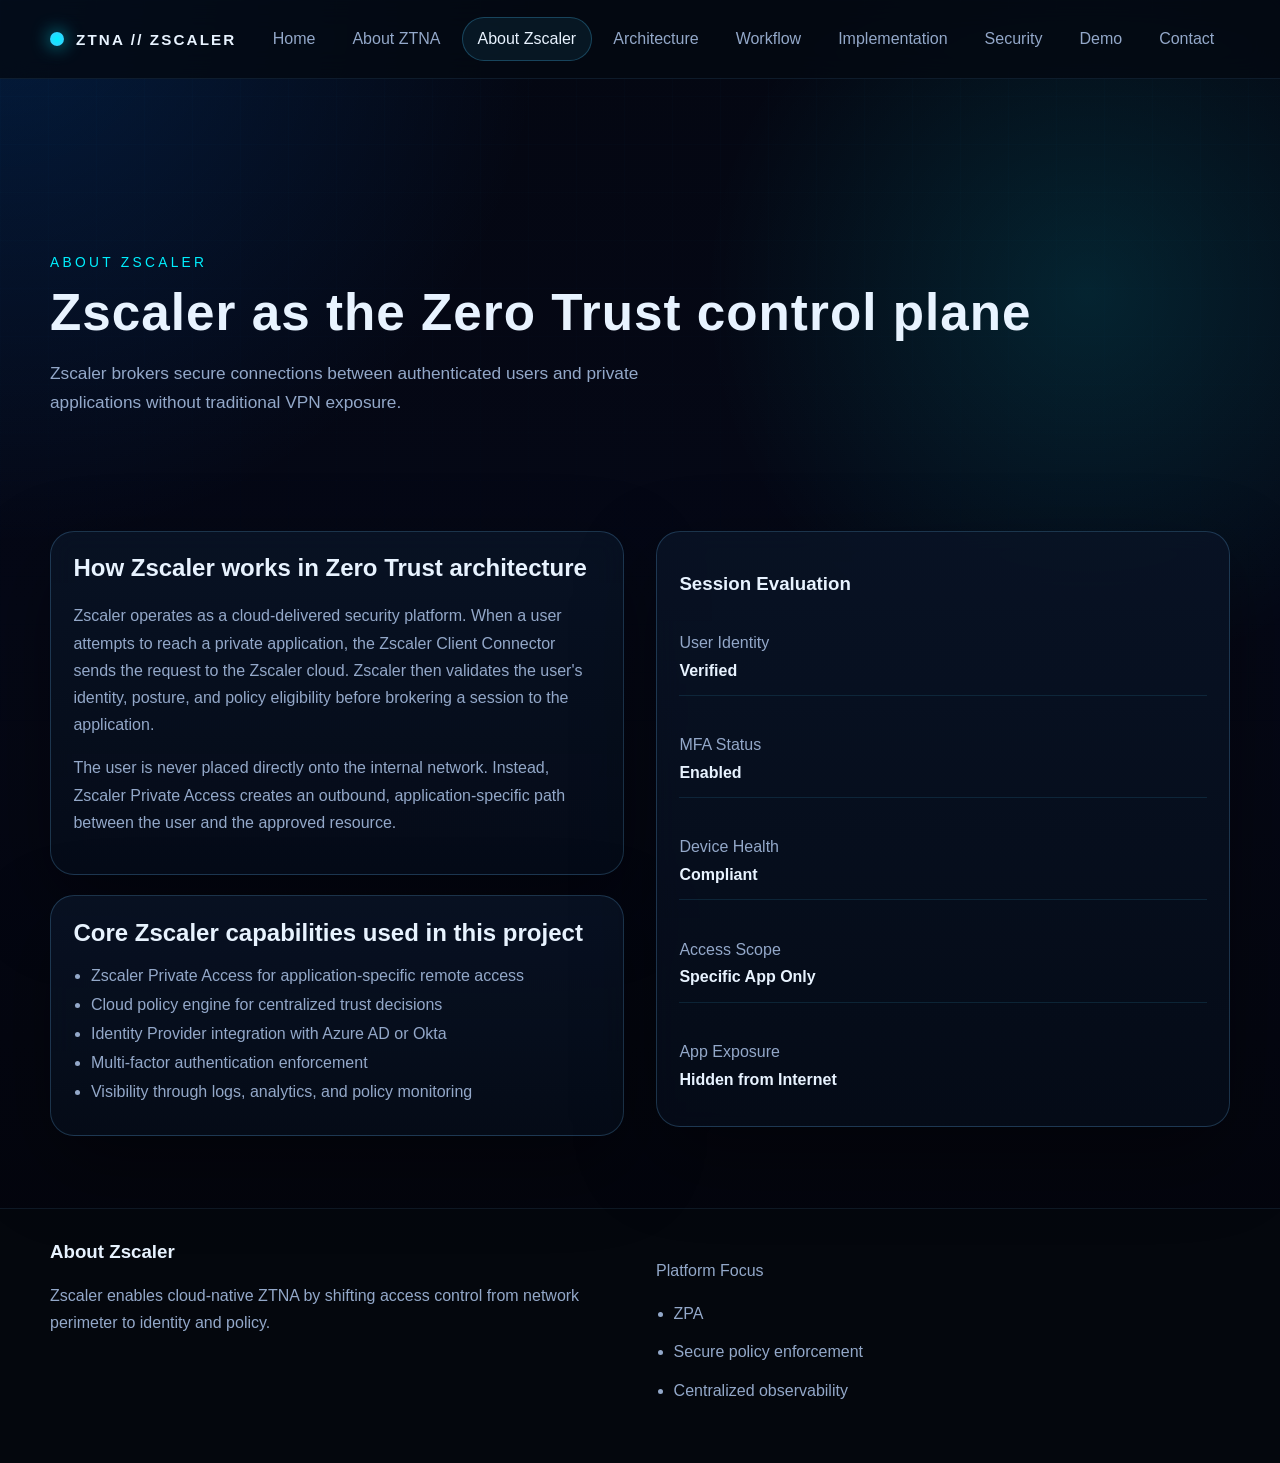
<file: zscaler.html>
﻿<!DOCTYPE html>
<html lang="en">
<head>
    <meta charset="UTF-8">
    <meta name="viewport" content="width=device-width, initial-scale=1.0">
    <meta name="description" content="How Zscaler supports Zero Trust Network Access architecture.">
    <title>ZTNA using Zscaler | About Zscaler</title>
    <style>
/* Core design tokens for the cyber-themed project website */
:root {
    --bg: #050816;
    --bg-alt: #081226;
    --bg-panel: rgba(10, 22, 43, 0.74);
    --border: rgba(109, 194, 255, 0.22);
    --line: rgba(109, 194, 255, 0.35);
    --text: #e8f3ff;
    --muted: #93a8c9;
    --accent: #45c8ff;
    --accent-strong: #00f0ff;
    --accent-soft: rgba(69, 200, 255, 0.18);
    --success: #4fffb0;
    --danger: #ff648f;
    --shadow: 0 30px 80px rgba(0, 0, 0, 0.38);
    --radius: 24px;
    --radius-sm: 16px;
    --max-width: 1180px;
    --heading-font: "Segoe UI Variable", "Bahnschrift", "Trebuchet MS", sans-serif;
    --body-font: "Segoe UI", "Verdana", sans-serif;
    --mono-font: "Consolas", "Lucida Console", monospace;
}

/* Global reset and base styles */
* {
    box-sizing: border-box;
}

html {
    scroll-behavior: smooth;
}

body {
    margin: 0;
    min-height: 100vh;
    font-family: var(--body-font);
    color: var(--text);
    background:
        radial-gradient(circle at top left, rgba(0, 122, 255, 0.18), transparent 28%),
        radial-gradient(circle at 85% 20%, rgba(0, 240, 255, 0.12), transparent 24%),
        linear-gradient(180deg, #040712 0%, #050816 42%, #03040a 100%);
    overflow-x: hidden;
}

body::before {
    content: "";
    position: fixed;
    inset: 0;
    background-image:
        linear-gradient(rgba(69, 200, 255, 0.04) 1px, transparent 1px),
        linear-gradient(90deg, rgba(69, 200, 255, 0.04) 1px, transparent 1px);
    background-size: 48px 48px;
    mask-image: linear-gradient(180deg, rgba(0, 0, 0, 0.45), transparent 90%);
    pointer-events: none;
}

a {
    color: inherit;
    text-decoration: none;
}

button,
input,
textarea,
select {
    font: inherit;
}

svg {
    width: 100%;
    height: 100%;
    fill: none;
    stroke: currentColor;
    stroke-width: 2;
    stroke-linecap: round;
    stroke-linejoin: round;
}

.container {
    width: min(100% - 2rem, var(--max-width));
    margin: 0 auto;
}

.page-main {
    padding-top: 5rem;
}

.section-shell {
    padding: 4.5rem 0;
}

.alt-shell {
    background: linear-gradient(180deg, rgba(11, 21, 39, 0.66), rgba(4, 11, 22, 0.2));
}

.cta-shell {
    padding-top: 1rem;
    padding-bottom: 5rem;
}

.section-gap {
    margin-top: 2rem;
}

.section-heading {
    max-width: 760px;
    margin-bottom: 2rem;
}

.section-heading h2,
.page-hero h1,
.hero-copy h1,
.cta-card h2 {
    font-family: var(--heading-font);
    letter-spacing: 0.02em;
}

.eyebrow {
    margin: 0 0 0.8rem;
    color: var(--accent-strong);
    font-size: 0.86rem;
    letter-spacing: 0.24em;
    text-transform: uppercase;
}

.lead {
    color: var(--muted);
    font-size: 1.08rem;
    line-height: 1.7;
    max-width: 62ch;
}

.glass-card {
    background: linear-gradient(180deg, rgba(9, 19, 37, 0.88), rgba(6, 13, 26, 0.76));
    border: 1px solid var(--border);
    box-shadow: var(--shadow);
    border-radius: var(--radius);
    backdrop-filter: blur(12px);
}

/* Navigation */
.site-header {
    position: sticky;
    top: 0;
    z-index: 50;
    background: rgba(4, 9, 18, 0.8);
    backdrop-filter: blur(14px);
    border-bottom: 1px solid rgba(109, 194, 255, 0.1);
}

.nav-shell {
    display: flex;
    align-items: center;
    justify-content: space-between;
    gap: 1rem;
    min-height: 78px;
}

.brand {
    display: inline-flex;
    align-items: center;
    gap: 0.75rem;
    font-family: var(--heading-font);
    font-weight: 700;
    letter-spacing: 0.14em;
    font-size: 0.95rem;
}

.brand-mark {
    width: 14px;
    height: 14px;
    border-radius: 50%;
    background: radial-gradient(circle, var(--accent-strong), var(--accent));
    box-shadow: 0 0 18px rgba(0, 240, 255, 0.75);
}

.site-nav {
    display: flex;
    align-items: center;
    gap: 0.35rem;
    flex-wrap: wrap;
    justify-content: flex-end;
}

.site-nav a,
.nav-toggle {
    border: 1px solid transparent;
    color: var(--muted);
    padding: 0.72rem 0.92rem;
    border-radius: 999px;
    transition: 180ms ease;
}

.site-nav a:hover,
.site-nav a.active,
.nav-toggle:hover {
    color: var(--text);
    border-color: rgba(69, 200, 255, 0.26);
    background: rgba(69, 200, 255, 0.08);
}

.nav-toggle {
    display: none;
    background: transparent;
    cursor: pointer;
}

/* Hero */
.hero-panel {
    padding: 7rem 0 4rem;
}

.hero-grid,
.split-layout,
.demo-grid,
.footer-grid {
    display: grid;
    gap: 2rem;
}

.hero-grid {
    grid-template-columns: 1.1fr 0.9fr;
    align-items: center;
}

.hero-copy h1 {
    font-size: clamp(2.4rem, 5vw, 4.8rem);
    line-height: 1.05;
    margin: 0 0 1rem;
}

.hero-actions,
.cta-actions,
.demo-actions {
    display: flex;
    gap: 1rem;
    flex-wrap: wrap;
}

.button {
    display: inline-flex;
    align-items: center;
    justify-content: center;
    min-height: 50px;
    padding: 0.85rem 1.35rem;
    border-radius: 999px;
    border: 1px solid transparent;
    cursor: pointer;
    transition: transform 180ms ease, box-shadow 180ms ease, border-color 180ms ease;
}

.button:hover {
    transform: translateY(-2px);
}

.button-primary {
    background: linear-gradient(135deg, rgba(69, 200, 255, 0.9), rgba(0, 240, 255, 0.65));
    color: #03111e;
    box-shadow: 0 12px 28px rgba(0, 179, 255, 0.24);
}

.button-secondary {
    background: rgba(69, 200, 255, 0.08);
    border-color: rgba(69, 200, 255, 0.24);
    color: var(--text);
}

.hero-stats,
.card-grid,
.status-list,
.content-stack,
.implementation-stack {
    display: grid;
    gap: 1.25rem;
}

.hero-stats {
    grid-template-columns: repeat(3, minmax(0, 1fr));
    margin-top: 2rem;
}

.stat-card {
    padding: 1.15rem;
}

.stat-value {
    display: block;
    font-size: 1.5rem;
    font-family: var(--heading-font);
    color: var(--accent-strong);
}

.stat-label,
.site-footer p,
.site-footer li,
.content-card p,
.feature-card p,
.step-card p,
.info-list span,
.status-list span {
    color: var(--muted);
    line-height: 1.7;
}

.hero-visual {
    position: relative;
    min-height: 460px;
}

.orb {
    position: absolute;
    border-radius: 50%;
    filter: blur(10px);
}

.orb-one {
    inset: 20% auto auto 0;
    width: 180px;
    height: 180px;
    background: radial-gradient(circle, rgba(69, 200, 255, 0.45), transparent 70%);
}

.orb-two {
    inset: auto 10% 0 auto;
    width: 220px;
    height: 220px;
    background: radial-gradient(circle, rgba(0, 240, 255, 0.26), transparent 72%);
}

.control-panel {
    position: absolute;
    inset: 2rem 1rem 2rem 3rem;
    padding: 1.4rem;
    overflow: hidden;
}

.panel-topline {
    display: flex;
    align-items: center;
    gap: 0.65rem;
    color: var(--muted);
    font-family: var(--mono-font);
    font-size: 0.92rem;
    margin-bottom: 1.4rem;
}

.status-dot {
    width: 10px;
    height: 10px;
    border-radius: 50%;
    background: var(--success);
    box-shadow: 0 0 16px rgba(79, 255, 176, 0.72);
}

.signal-grid {
    display: grid;
    grid-template-columns: repeat(2, minmax(0, 1fr));
    gap: 1rem;
}

.signal-node,
.mini-card,
.demo-node,
.arch-node,
.workflow-step,
.step-card,
.content-card,
.feature-card,
.system-status,
.demo-console {
    position: relative;
    overflow: hidden;
}

.signal-node {
    padding: 1rem;
    border-radius: 18px;
    border: 1px solid rgba(69, 200, 255, 0.2);
    background: rgba(69, 200, 255, 0.05);
    color: var(--muted);
    min-height: 76px;
    display: flex;
    align-items: center;
}

.signal-node.active-node {
    color: var(--text);
    border-color: rgba(0, 240, 255, 0.45);
    box-shadow: inset 0 0 0 1px rgba(0, 240, 255, 0.16), 0 0 18px rgba(0, 240, 255, 0.08);
}

.scanline {
    position: absolute;
    left: 0;
    right: 0;
    top: 20%;
    height: 2px;
    background: linear-gradient(90deg, transparent, rgba(0, 240, 255, 0.7), transparent);
    animation: scan 4.8s linear infinite;
}

/* Layout grids */
.three-up {
    grid-template-columns: repeat(3, minmax(0, 1fr));
}

.two-up,
.split-layout,
.demo-grid,
.footer-grid {
    grid-template-columns: repeat(2, minmax(0, 1fr));
}

.four-up {
    grid-template-columns: repeat(4, minmax(0, 1fr));
}

.architecture-grid {
    grid-template-columns: repeat(5, minmax(0, 1fr));
    margin-top: 1.5rem;
}

.align-start {
    align-items: start;
}

.feature-card,
.content-card,
.step-card,
.system-status,
.demo-console,
.cta-card,
.timeline-panel,
.diagram-card,
.workflow-track {
    padding: 1.4rem;
}

.feature-icon {
    width: 56px;
    height: 56px;
    display: inline-flex;
    align-items: center;
    justify-content: center;
    margin-bottom: 1rem;
    color: var(--accent-strong);
    border-radius: 16px;
    background: rgba(69, 200, 255, 0.08);
    border: 1px solid rgba(69, 200, 255, 0.24);
}

.small-icon {
    width: 52px;
    height: 52px;
}

.key-points,
.site-footer ul,
.demo-log {
    margin: 1rem 0 0;
    padding-left: 1.1rem;
}

.key-points li,
.site-footer li,
.demo-log li {
    margin-bottom: 0.7rem;
    color: var(--muted);
}

.compact-points {
    margin-top: 0.6rem;
}

.comparison-grid,
.info-list {
    display: grid;
    gap: 1rem;
}

.mini-card {
    padding: 1rem;
    border-radius: var(--radius-sm);
    border: 1px solid rgba(69, 200, 255, 0.16);
    background: rgba(69, 200, 255, 0.05);
}

/* Timeline section */
.timeline-panel {
    display: grid;
    gap: 1rem;
}

.timeline-step {
    display: flex;
    gap: 1rem;
    align-items: start;
    padding: 1rem;
    border-radius: var(--radius-sm);
    background: rgba(69, 200, 255, 0.05);
    border: 1px solid rgba(69, 200, 255, 0.14);
}

.timeline-step span,
.step-number,
.workflow-step span {
    flex: 0 0 auto;
    display: inline-flex;
    align-items: center;
    justify-content: center;
    width: 42px;
    height: 42px;
    border-radius: 50%;
    color: #02131f;
    background: linear-gradient(135deg, var(--accent), var(--accent-strong));
    font-weight: 700;
}

.cta-card {
    display: flex;
    align-items: center;
    justify-content: space-between;
    gap: 1rem;
}

/* Page hero */
.page-hero {
    padding: 6rem 0 1.5rem;
}

.narrow-hero h1 {
    margin: 0 0 1rem;
    font-size: clamp(2rem, 4vw, 3.4rem);
}

/* Architecture diagram */
.diagram-stage {
    position: relative;
    min-height: 420px;
    border-radius: calc(var(--radius) - 8px);
    border: 1px solid rgba(69, 200, 255, 0.14);
    background:
        linear-gradient(180deg, rgba(2, 10, 20, 0.8), rgba(4, 12, 26, 0.72)),
        radial-gradient(circle at 20% 20%, rgba(0, 240, 255, 0.09), transparent 24%);
}

.arch-node {
    position: absolute;
    min-width: 180px;
    padding: 0.95rem 1rem;
    text-align: center;
    border-radius: 18px;
    border: 1px solid rgba(69, 200, 255, 0.24);
    background: rgba(69, 200, 255, 0.08);
    color: var(--text);
    box-shadow: 0 16px 32px rgba(0, 0, 0, 0.28);
}

.node-user {
    top: 50px;
    left: 40px;
}

.node-idp {
    top: 190px;
    left: 40px;
}

.node-zscaler {
    top: 120px;
    left: calc(50% - 90px);
}

.node-policy {
    top: 120px;
    right: 90px;
}

.node-app {
    bottom: 60px;
    right: 90px;
}

.arch-line {
    position: absolute;
    background: linear-gradient(90deg, rgba(69, 200, 255, 0.18), rgba(69, 200, 255, 0.7), rgba(69, 200, 255, 0.18));
    box-shadow: 0 0 18px rgba(69, 200, 255, 0.25);
}

.line-u-z {
    top: 137px;
    left: 220px;
    width: 250px;
    height: 2px;
}

.line-idp-z {
    top: 255px;
    left: 220px;
    width: 250px;
    height: 2px;
}

.line-z-p {
    top: 138px;
    left: calc(50% + 92px);
    width: 150px;
    height: 2px;
}

.line-p-a {
    top: 212px;
    right: 176px;
    width: 2px;
    height: 104px;
    background: linear-gradient(180deg, rgba(69, 200, 255, 0.18), rgba(69, 200, 255, 0.72), rgba(69, 200, 255, 0.18));
}

/* Workflow */
.workflow-track {
    display: grid;
    grid-template-columns: repeat(9, minmax(0, 1fr));
    align-items: center;
    gap: 0.8rem;
}

.workflow-step {
    min-height: 206px;
    padding: 1rem;
    border-radius: var(--radius-sm);
    border: 1px solid rgba(69, 200, 255, 0.18);
    background: rgba(69, 200, 255, 0.06);
}

.workflow-arrow {
    height: 2px;
    border-radius: 999px;
    background: linear-gradient(90deg, rgba(69, 200, 255, 0.15), rgba(0, 240, 255, 0.8), rgba(69, 200, 255, 0.15));
}

/* Implementation */
.implementation-stack {
    grid-template-columns: repeat(2, minmax(0, 1fr));
}

.step-card {
    min-height: 220px;
}

.step-number {
    margin-bottom: 1rem;
}

/* Status and information panels */
.status-list div,
.info-list div {
    display: flex;
    flex-direction: column;
    gap: 0.35rem;
    padding: 0.95rem 0;
    border-bottom: 1px solid rgba(69, 200, 255, 0.12);
}

.status-list div:last-child,
.info-list div:last-child {
    border-bottom: 0;
}

.status-list strong,
.info-list strong {
    color: var(--text);
    font-weight: 600;
}

/* Demo */
.demo-stage {
    display: grid;
    grid-template-columns: repeat(9, minmax(0, 1fr));
    align-items: center;
    gap: 0.8rem;
    padding: 1.5rem;
}

.demo-node {
    min-height: 110px;
    display: flex;
    align-items: center;
    justify-content: center;
    text-align: center;
    padding: 0.8rem;
    border-radius: 20px;
    border: 1px solid rgba(69, 200, 255, 0.18);
    background: rgba(69, 200, 255, 0.05);
    color: var(--muted);
    transition: transform 180ms ease, border-color 180ms ease, box-shadow 180ms ease, color 180ms ease;
}

.demo-node.active {
    color: var(--text);
    border-color: rgba(0, 240, 255, 0.5);
    box-shadow: 0 0 22px rgba(0, 240, 255, 0.16);
    transform: translateY(-4px);
}

.demo-node.complete {
    color: var(--text);
    border-color: rgba(79, 255, 176, 0.48);
    box-shadow: 0 0 22px rgba(79, 255, 176, 0.16);
}

.demo-connector {
    height: 2px;
    border-radius: 999px;
    background: linear-gradient(90deg, rgba(69, 200, 255, 0.12), rgba(69, 200, 255, 0.75), rgba(69, 200, 255, 0.12));
}

.demo-console h2,
.content-card h2,
.feature-card h3,
.workflow-step h3,
.step-card h2,
.site-footer h3,
.timeline-step h3 {
    margin-top: 0;
}

.demo-log {
    max-height: 220px;
    overflow: auto;
}

/* Footer */
.site-footer {
    padding: 2rem 0 3rem;
    border-top: 1px solid rgba(109, 194, 255, 0.1);
    background: rgba(4, 8, 14, 0.82);
}

/* Motion */
.reveal {
    opacity: 0;
    transform: translateY(26px);
    transition: opacity 700ms ease, transform 700ms ease;
}

.reveal.is-visible {
    opacity: 1;
    transform: translateY(0);
}

.reveal-delay-1 {
    transition-delay: 110ms;
}

.reveal-delay-2 {
    transition-delay: 220ms;
}

.feature-card:hover,
.content-card:hover,
.step-card:hover,
.mini-card:hover,
.workflow-step:hover,
.arch-node:hover {
    transform: translateY(-6px);
    border-color: rgba(0, 240, 255, 0.28);
}

.feature-card,
.content-card,
.step-card,
.mini-card,
.workflow-step,
.arch-node {
    transition: transform 180ms ease, border-color 180ms ease, box-shadow 180ms ease;
}

@keyframes scan {
    0% {
        transform: translateY(0);
    }
    50% {
        transform: translateY(220px);
    }
    100% {
        transform: translateY(0);
    }
}

/* Responsive rules */
@media (max-width: 1100px) {
    .architecture-grid,
    .four-up,
    .three-up {
        grid-template-columns: repeat(2, minmax(0, 1fr));
    }

    .workflow-track,
    .demo-stage {
        grid-template-columns: 1fr;
    }

    .workflow-arrow,
    .demo-connector {
        width: 2px;
        height: 28px;
        justify-self: center;
        background: linear-gradient(180deg, rgba(69, 200, 255, 0.15), rgba(0, 240, 255, 0.8), rgba(69, 200, 255, 0.15));
    }

    .node-policy,
    .node-app {
        right: 40px;
    }
}

@media (max-width: 900px) {
    .hero-grid,
    .split-layout,
    .two-up,
    .demo-grid,
    .footer-grid,
    .implementation-stack,
    .hero-stats,
    .architecture-grid {
        grid-template-columns: 1fr;
    }

    .site-nav {
        position: absolute;
        top: calc(100% + 0.75rem);
        left: 1rem;
        right: 1rem;
        display: none;
        flex-direction: column;
        align-items: stretch;
        padding: 0.8rem;
        background: rgba(3, 8, 15, 0.96);
        border: 1px solid rgba(69, 200, 255, 0.18);
        border-radius: 24px;
        box-shadow: var(--shadow);
    }

    .site-nav.open {
        display: flex;
    }

    .nav-toggle {
        display: inline-flex;
    }

    .hero-panel {
        padding-top: 5rem;
    }

    .hero-visual {
        min-height: 360px;
    }

    .control-panel {
        inset: 1rem;
    }

    .diagram-stage {
        min-height: 620px;
    }

    .arch-node {
        min-width: 150px;
    }

    .node-user {
        top: 36px;
        left: 28px;
    }

    .node-idp {
        top: 144px;
        left: 28px;
    }

    .node-zscaler {
        top: 274px;
        left: 28px;
    }

    .node-policy {
        top: 392px;
        left: 28px;
    }

    .node-app {
        top: 510px;
        left: 28px;
        right: auto;
    }

    .line-u-z,
    .line-idp-z,
    .line-z-p,
    .line-p-a {
        width: 2px;
        left: 116px;
        background: linear-gradient(180deg, rgba(69, 200, 255, 0.18), rgba(69, 200, 255, 0.72), rgba(69, 200, 255, 0.18));
    }

    .line-u-z {
        top: 98px;
        height: 80px;
    }

    .line-idp-z {
        top: 208px;
        height: 84px;
    }

    .line-z-p {
        top: 330px;
        height: 78px;
    }

    .line-p-a {
        top: 450px;
        height: 76px;
    }
}

@media (max-width: 640px) {
    .container {
        width: min(100% - 1.2rem, var(--max-width));
    }

    .feature-card,
    .content-card,
    .step-card,
    .system-status,
    .demo-console,
    .cta-card,
    .timeline-panel,
    .diagram-card,
    .workflow-track {
        padding: 1.1rem;
    }

    .hero-copy h1 {
        font-size: 2.4rem;
    }

    .button,
    .site-nav a,
    .nav-toggle {
        width: 100%;
    }

    .cta-card {
        flex-direction: column;
        align-items: stretch;
    }

    .signal-grid,
    .three-up,
    .four-up {
        grid-template-columns: 1fr;
    }
}
    </style>
</head>
<body>
    <header class="site-header">
        <div class="container nav-shell">
            <a class="brand" href="index.html">
                <span class="brand-mark"></span>
                <span class="brand-text">ZTNA // ZSCALER</span>
            </a>
            <button class="nav-toggle" type="button" aria-label="Toggle navigation" aria-expanded="false">Menu</button>
            <nav class="site-nav">
                <a href="index.html">Home</a>
                <a href="about.html">About ZTNA</a>
                <a class="active" href="zscaler.html">About Zscaler</a>
                <a href="architecture.html">Architecture</a>
                <a href="workflow.html">Workflow</a>
                <a href="implementation.html">Implementation</a>
                <a href="security.html">Security</a>
                <a href="demo.html">Demo</a>
                <a href="contact.html">Contact</a>
            </nav>
        </div>
    </header>

    <main class="page-main">
        <!-- Zscaler overview -->
        <section class="page-hero narrow-hero">
            <div class="container reveal">
                <p class="eyebrow">About Zscaler</p>
                <h1>Zscaler as the Zero Trust control plane</h1>
                <p class="lead">Zscaler brokers secure connections between authenticated users and private applications without traditional VPN exposure.</p>
            </div>
        </section>

        <section class="section-shell">
            <div class="container split-layout align-start">
                <div class="content-stack">
                    <article class="content-card glass-card reveal">
                        <h2>How Zscaler works in Zero Trust architecture</h2>
                        <p>
                            Zscaler operates as a cloud-delivered security platform. When a user attempts to reach a private application,
                            the Zscaler Client Connector sends the request to the Zscaler cloud. Zscaler then validates the user's identity,
                            posture, and policy eligibility before brokering a session to the application.
                        </p>
                        <p>
                            The user is never placed directly onto the internal network. Instead, Zscaler Private Access creates an outbound,
                            application-specific path between the user and the approved resource.
                        </p>
                    </article>
                    <article class="content-card glass-card reveal reveal-delay-1">
                        <h2>Core Zscaler capabilities used in this project</h2>
                        <ul class="key-points compact-points">
                            <li>Zscaler Private Access for application-specific remote access</li>
                            <li>Cloud policy engine for centralized trust decisions</li>
                            <li>Identity Provider integration with Azure AD or Okta</li>
                            <li>Multi-factor authentication enforcement</li>
                            <li>Visibility through logs, analytics, and policy monitoring</li>
                        </ul>
                    </article>
                </div>
                <aside class="glass-card system-status reveal reveal-delay-2">
                    <h3>Session Evaluation</h3>
                    <div class="status-list">
                        <div><span>User Identity</span><strong>Verified</strong></div>
                        <div><span>MFA Status</span><strong>Enabled</strong></div>
                        <div><span>Device Health</span><strong>Compliant</strong></div>
                        <div><span>Access Scope</span><strong>Specific App Only</strong></div>
                        <div><span>App Exposure</span><strong>Hidden from Internet</strong></div>
                    </div>
                </aside>
            </div>
        </section>
    </main>

    <footer class="site-footer">
        <div class="container footer-grid">
            <div>
                <h3>About Zscaler</h3>
                <p>Zscaler enables cloud-native ZTNA by shifting access control from network perimeter to identity and policy.</p>
            </div>
            <div>
                <p>Platform Focus</p>
                <ul>
                    <li>ZPA</li>
                    <li>Secure policy enforcement</li>
                    <li>Centralized observability</li>
                </ul>
            </div>
        </div>
    </footer>

    <script>
// Shared site interactions: mobile navigation, reveal animations, and the demo simulation.
document.addEventListener("DOMContentLoaded", () => {
    const navToggle = document.querySelector(".nav-toggle");
    const siteNav = document.querySelector(".site-nav");

    if (navToggle && siteNav) {
        navToggle.addEventListener("click", () => {
            const isOpen = siteNav.classList.toggle("open");
            navToggle.setAttribute("aria-expanded", String(isOpen));
        });
    }

    const revealItems = document.querySelectorAll(".reveal");

    if ("IntersectionObserver" in window && revealItems.length > 0) {
        const observer = new IntersectionObserver(
            (entries) => {
                entries.forEach((entry) => {
                    if (entry.isIntersecting) {
                        entry.target.classList.add("is-visible");
                        observer.unobserve(entry.target);
                    }
                });
            },
            {
                threshold: 0.18,
            }
        );

        revealItems.forEach((item) => observer.observe(item));
    } else {
        revealItems.forEach((item) => item.classList.add("is-visible"));
    }

    // Demo page simulation logic.
    const runButton = document.getElementById("runSimulation");
    const resetButton = document.getElementById("resetSimulation");
    const demoStatus = document.getElementById("demoStatus");
    const demoLog = document.getElementById("demoLog");
    const demoNodes = Array.from(document.querySelectorAll(".demo-node"));

    const simulationSteps = [
        "User access request received from the endpoint.",
        "Identity Provider validates the user and applies MFA.",
        "Policy Engine checks role, device posture, and session context.",
        "Zscaler brokers a secure path to the approved private application.",
        "Application access granted with least-privilege scope.",
    ];

    let simulationRunning = false;

    const appendLog = (message) => {
        if (!demoLog) {
            return;
        }

        const item = document.createElement("li");
        item.textContent = message;
        demoLog.appendChild(item);
    };

    const resetSimulation = () => {
        demoNodes.forEach((node) => {
            node.classList.remove("active", "complete");
        });

        if (demoLog) {
            demoLog.innerHTML = "";
            appendLog("Waiting for a user access request.");
        }

        if (demoStatus) {
            demoStatus.textContent = "Ready to validate the session.";
        }

        simulationRunning = false;
    };

    const runSimulation = async () => {
        if (simulationRunning || demoNodes.length === 0) {
            return;
        }

        simulationRunning = true;
        resetSimulation();
        simulationRunning = true;

        for (const [index, message] of simulationSteps.entries()) {
            const currentNode = demoNodes[index];

            if (currentNode) {
                currentNode.classList.add("active");
            }

            if (demoStatus) {
                demoStatus.textContent = message;
            }

            appendLog(message);
            await new Promise((resolve) => window.setTimeout(resolve, 900));

            if (currentNode) {
                currentNode.classList.remove("active");
                currentNode.classList.add("complete");
            }
        }

        if (demoStatus) {
            demoStatus.textContent = "Simulation complete. The private application is available through brokered Zero Trust access.";
        }

        appendLog("Session completed with monitoring and audit visibility enabled.");
        simulationRunning = false;
    };

    if (runButton) {
        runButton.addEventListener("click", runSimulation);
    }

    if (resetButton) {
        resetButton.addEventListener("click", resetSimulation);
    }
});
    </script>
</body>
</html>
</file>
